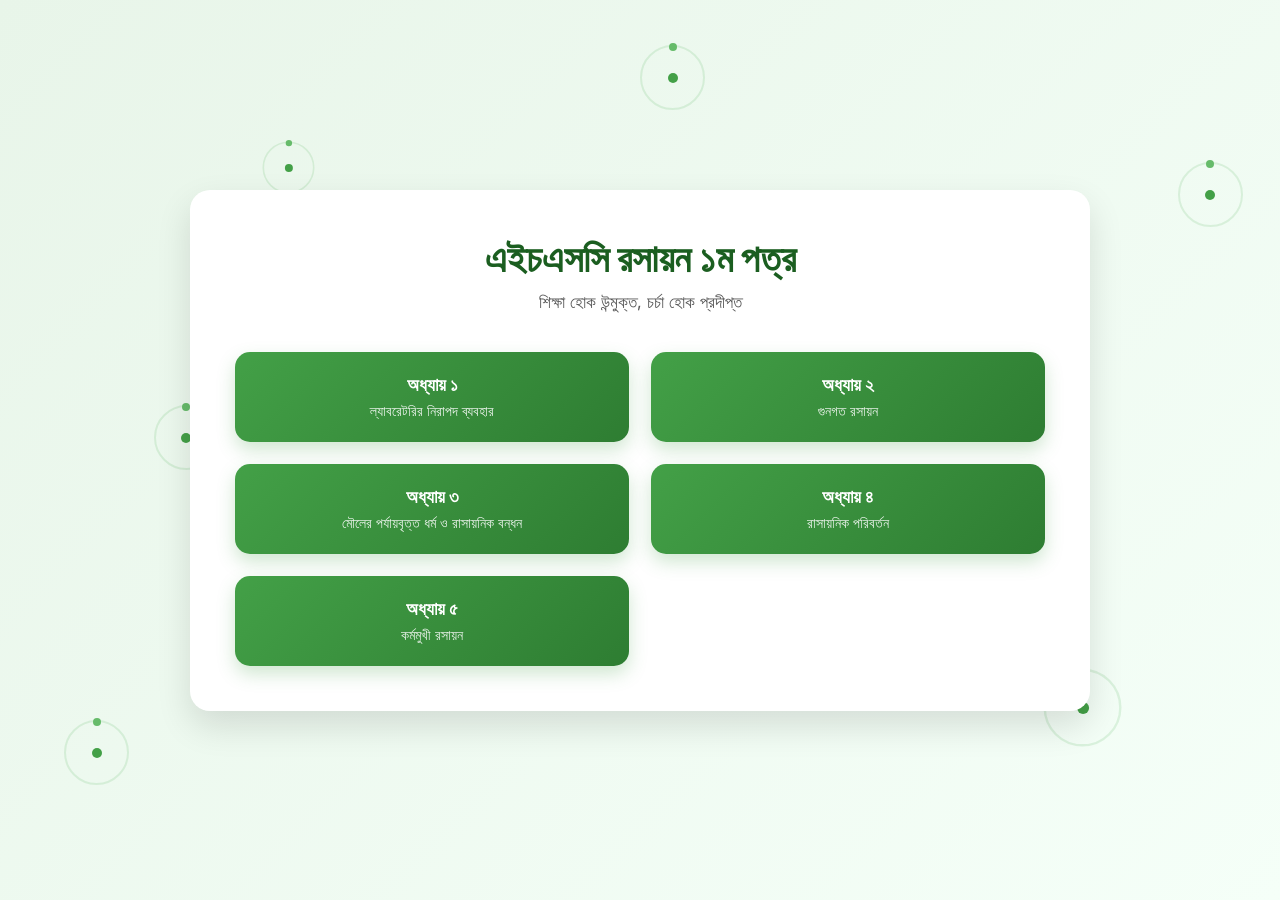
<file: index.html>
<!DOCTYPE html>
<html lang="en">
<head>
<meta charset="UTF-8">
<meta name="viewport" content="width=device-width, initial-scale=1.0">
<title>HSC Chemistry 1st Paper</title>

<link href="https://fonts.googleapis.com/css2?family=Inter:wght@400;500;600;700&display=swap" rel="stylesheet">
<link rel="icon" type="image/png" href="icon.png">


<style>
*{
    margin:0;
    padding:0;
    box-sizing:border-box;
}

body{
    font-family:'Inter',sans-serif;
    background:linear-gradient(135deg,#e8f5e9,#f5fff8);
    min-height:100vh;
    display:flex;
    justify-content:center;
    align-items:center;
    padding:30px;
}

.container{
    width:100%;
    max-width:900px;
    background:white;
    border-radius:20px;
    padding:45px;
    box-shadow:0 15px 35px rgba(0,0,0,.12);
    text-align:center;
}

h1{
    font-size:2.4rem;
    color:#1b5e20;
    margin-bottom:10px;
}

p{
    color:#555;
    margin-bottom:40px;
    font-size:1.05rem;
}

.chapter-grid{
    display:grid;
    grid-template-columns:repeat(auto-fit,minmax(280px,1fr));
    gap:22px;
}

.chapter-btn{
    text-decoration:none;
    background:linear-gradient(135deg,#43a047,#2e7d32);
    color:white;
    padding:22px;
    border-radius:15px;
    font-size:1.1rem;
    font-weight:600;
    transition:.3s;
    box-shadow:0 8px 18px rgba(67,160,71,.25);
}

.chapter-btn:hover{
    transform:translateY(-6px);
    box-shadow:0 15px 28px rgba(67,160,71,.35);
}

.chapter-btn span{
    display:block;
    font-size:.9rem;
    font-weight:400;
    opacity:.9;
    margin-top:6px;
}

/* ===========================
   Animated Chemistry Background
=========================== */

body{
    overflow:hidden;
}

.atoms{
    position:fixed;
    inset:0;
    pointer-events:none;
    overflow:hidden;
    z-index:0;
}

.container{
    position:relative;
    z-index:2;
}

/* Atom */

.atom{
    position:absolute;
    width:65px;
    height:65px;
    border:2px solid rgba(76,175,80,.15);
    border-radius:50%;
    animation:
        float linear infinite,
        spin 8s linear infinite;
}

/* nucleus */

.atom::before{
    content:"";
    position:absolute;
    width:10px;
    height:10px;
    background:#43a047;
    border-radius:50%;
    left:50%;
    top:50%;
    transform:translate(-50%,-50%);
}

/* electron */

.atom::after{
    content:"";
    position:absolute;
    width:8px;
    height:8px;
    background:#66bb6a;
    border-radius:50%;
    top:-4px;
    left:50%;
    transform:translateX(-50%);
}

/* Different positions */

.atom:nth-child(1){
    left:5%;
    top:80%;
    animation-duration:24s,8s;
}

.atom:nth-child(2){
    left:20%;
    top:15%;
    animation-duration:28s,10s;
    transform:scale(.8);
}

.atom:nth-child(3){
    left:40%;
    top:70%;
    animation-duration:32s,9s;
}

.atom:nth-child(4){
    left:65%;
    top:25%;
    animation-duration:26s,7s;
}

.atom:nth-child(5){
    left:82%;
    top:75%;
    animation-duration:30s,11s;
    transform:scale(1.2);
}

.atom:nth-child(6){
    left:92%;
    top:18%;
    animation-duration:34s,9s;
}

.atom:nth-child(7){
    left:50%;
    top:5%;
    animation-duration:27s,8s;
}

.atom:nth-child(8){
    left:12%;
    top:45%;
    animation-duration:29s,10s;
}

/* Animations */

@keyframes spin{
    from{
        rotate:0deg;
    }
    to{
        rotate:360deg;
    }
}

@keyframes float{
    0%{
        transform:translateY(0px);
    }
    50%{
        transform:translateY(-90px);
    }
    100%{
        transform:translateY(0px);
    }
}

@media(max-width:600px){
    .container{
        padding:30px 20px;
    }

    h1{
        font-size:2rem;
    }

    .chapter-btn{
        padding:18px;
    }
}
</style>

</head>
<body>

    <div class="atoms">
    <span class="atom"></span>
    <span class="atom"></span>
    <span class="atom"></span>
    <span class="atom"></span>
    <span class="atom"></span>
    <span class="atom"></span>
    <span class="atom"></span>
    <span class="atom"></span>
</div>

<div class="container">

    <h1>এইচএসসি রসায়ন ১ম পত্র</h1>

    <p>শিক্ষা হোক উন্মুক্ত, চর্চা হোক প্রদীপ্ত</p>

    <div class="chapter-grid">

        <a href="Safe Use of Laboratory/index.html" class="chapter-btn">
            অধ্যায় ১
            <span>ল্যাবরেটরির নিরাপদ ব্যবহার</span>
        </a>

        <a href="Qualitative Chemistry/index.html" class="chapter-btn">
            অধ্যায় ২
            <span>গুনগত রসায়ন</span>
        </a>

        <a href="Periodic Properties of Elements and Chemical Bonding/index.html" class="chapter-btn">
            অধ্যায় ৩
            <span>মৌলের পর্যায়বৃত্ত ধর্ম ও রাসায়নিক বন্ধন</span>
        </a>

        <a href="Chemical Changes/index.html" class="chapter-btn">
            অধ্যায় ৪
            <span>রাসায়নিক পরিবর্তন</span>
        </a>

        <a href="Application Oriented Chemistry/index.html" class="chapter-btn">
            অধ্যায় ৫
            <span>কর্মমুখী রসায়ন</span>
        </a>

    </div>

</div>

</body>
</html>
</file>
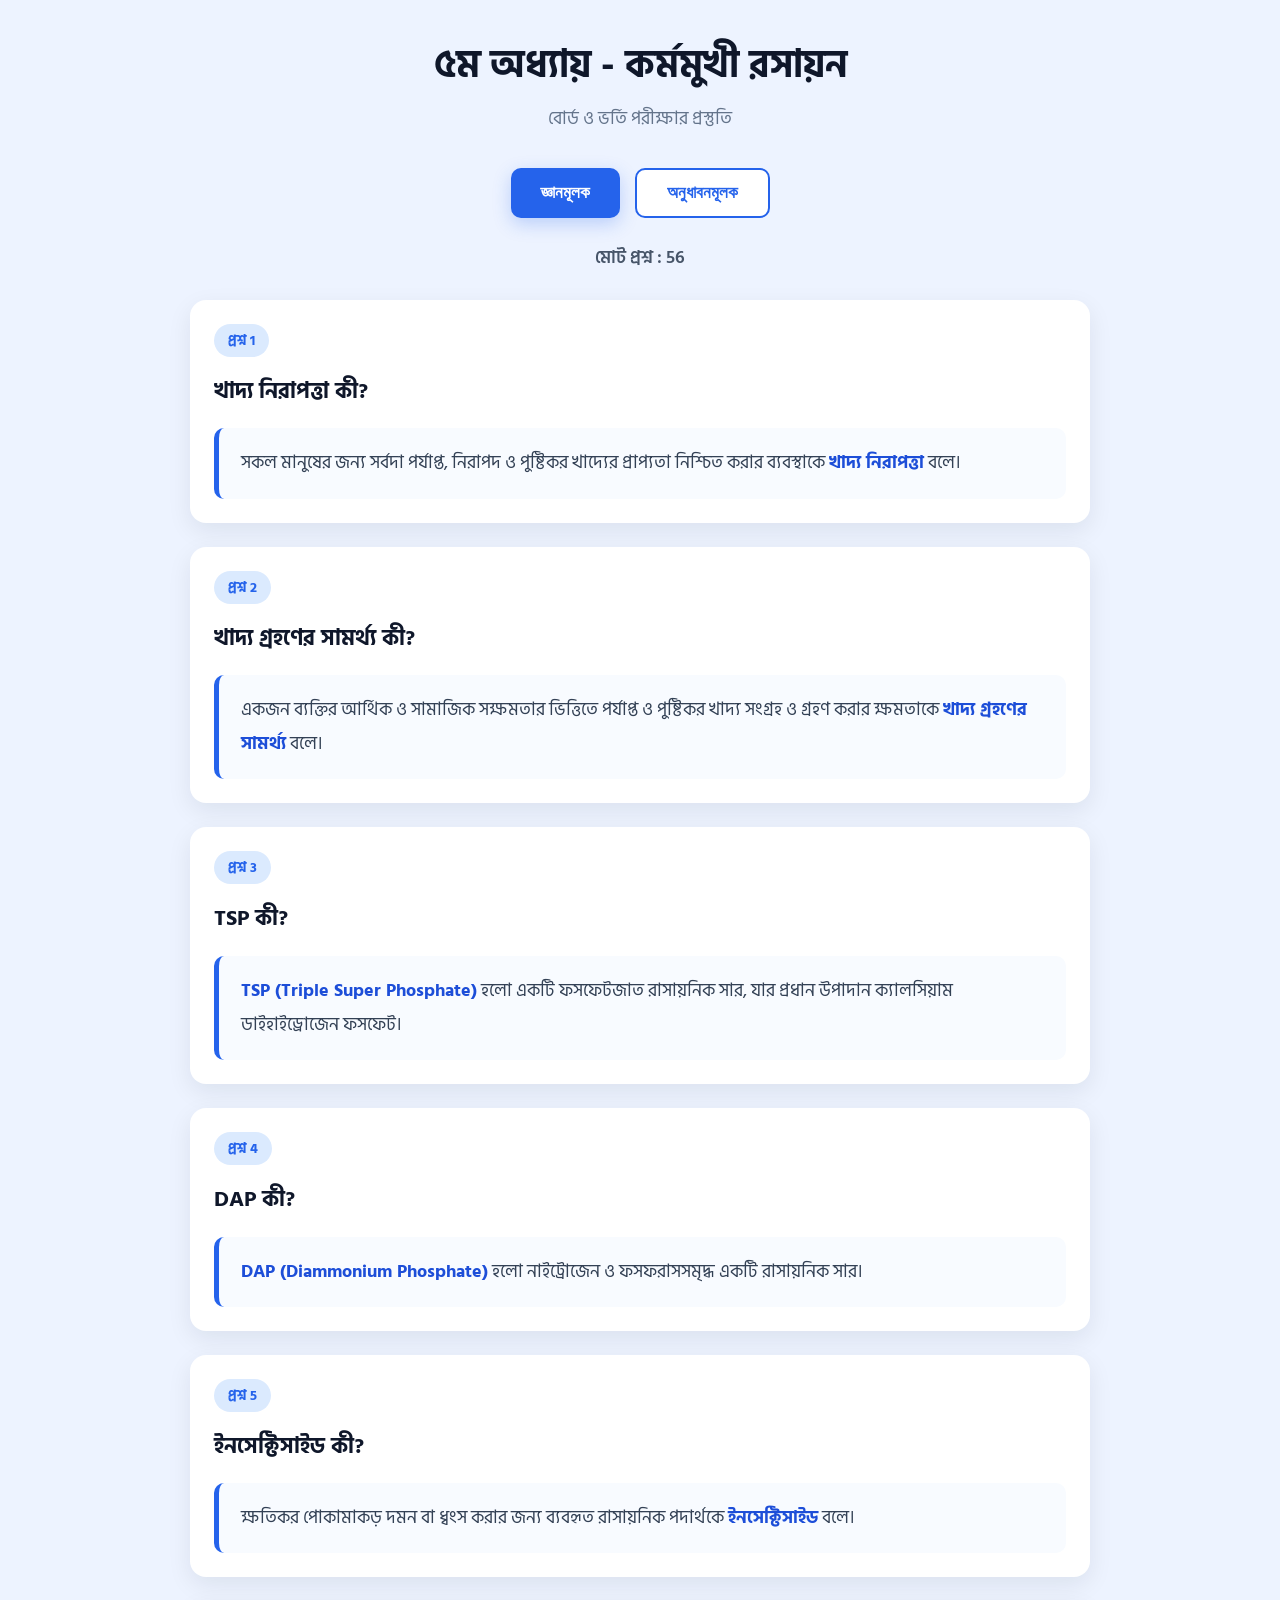
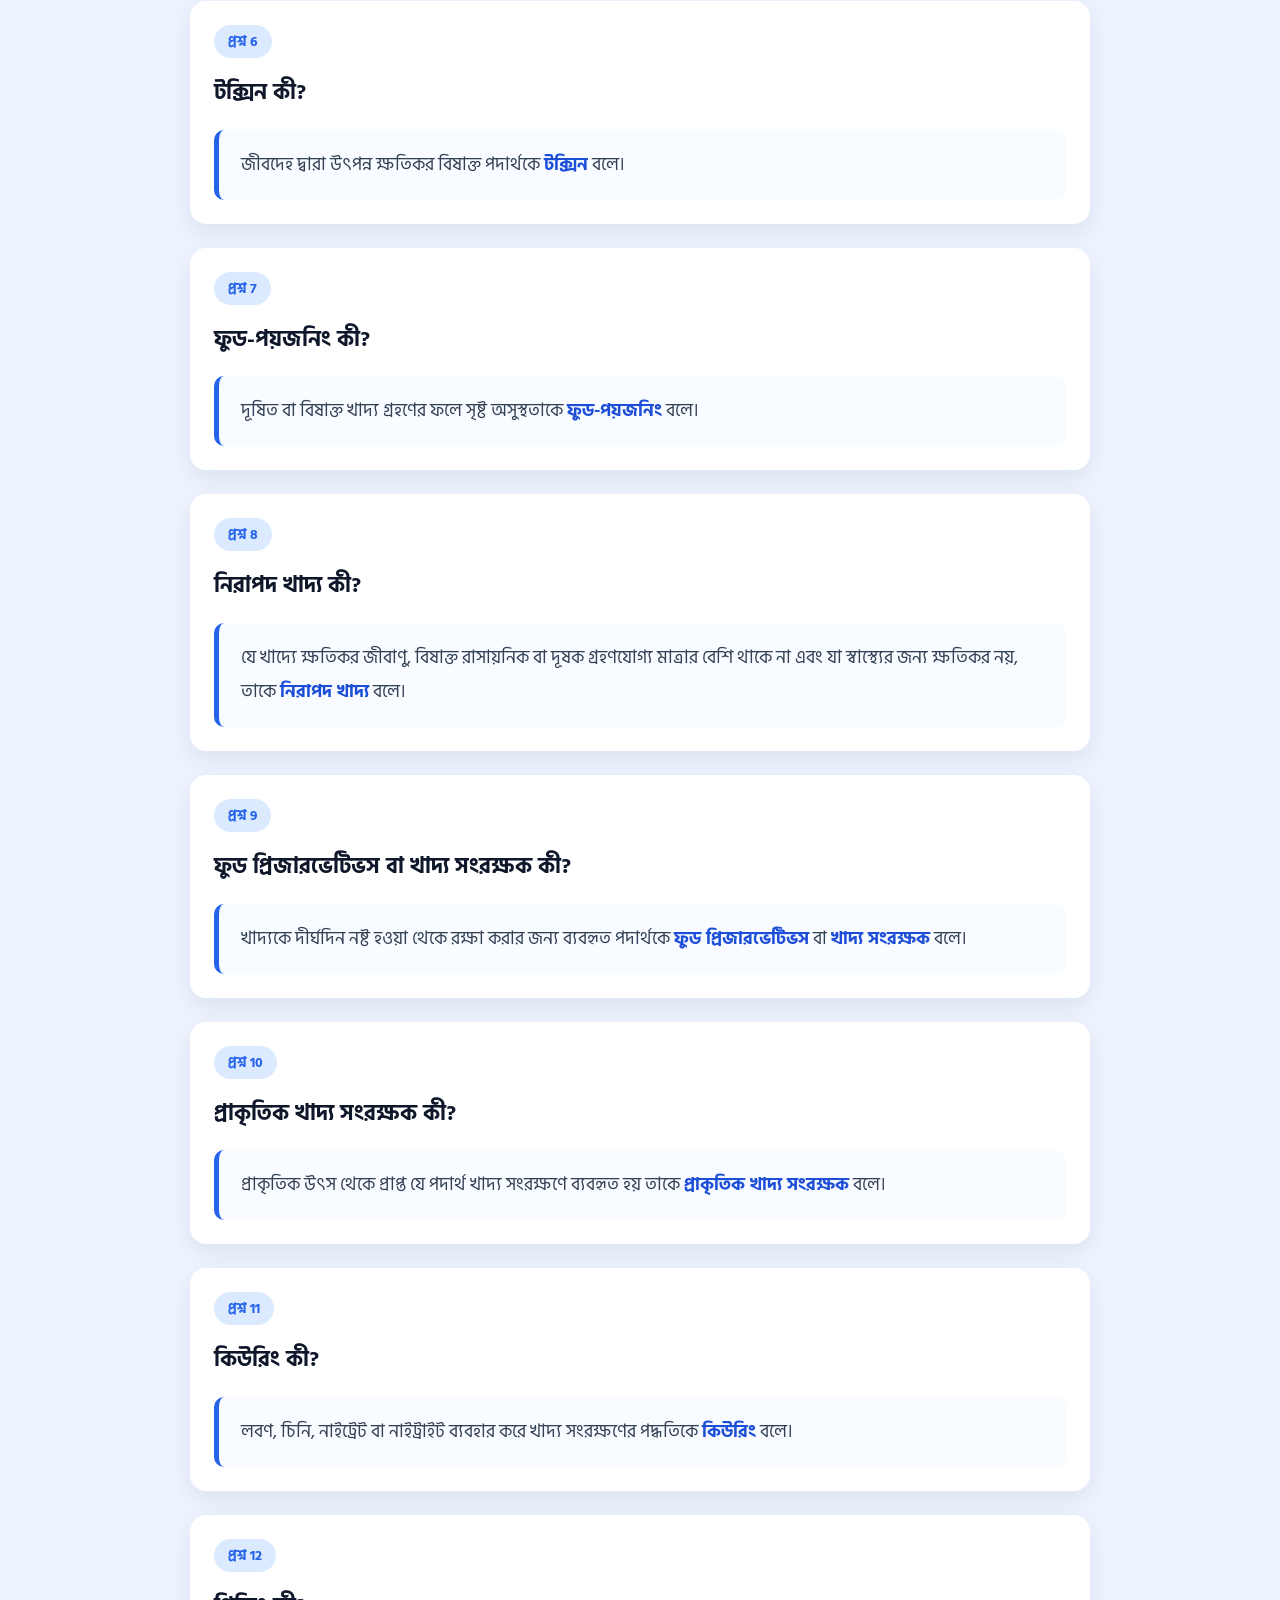
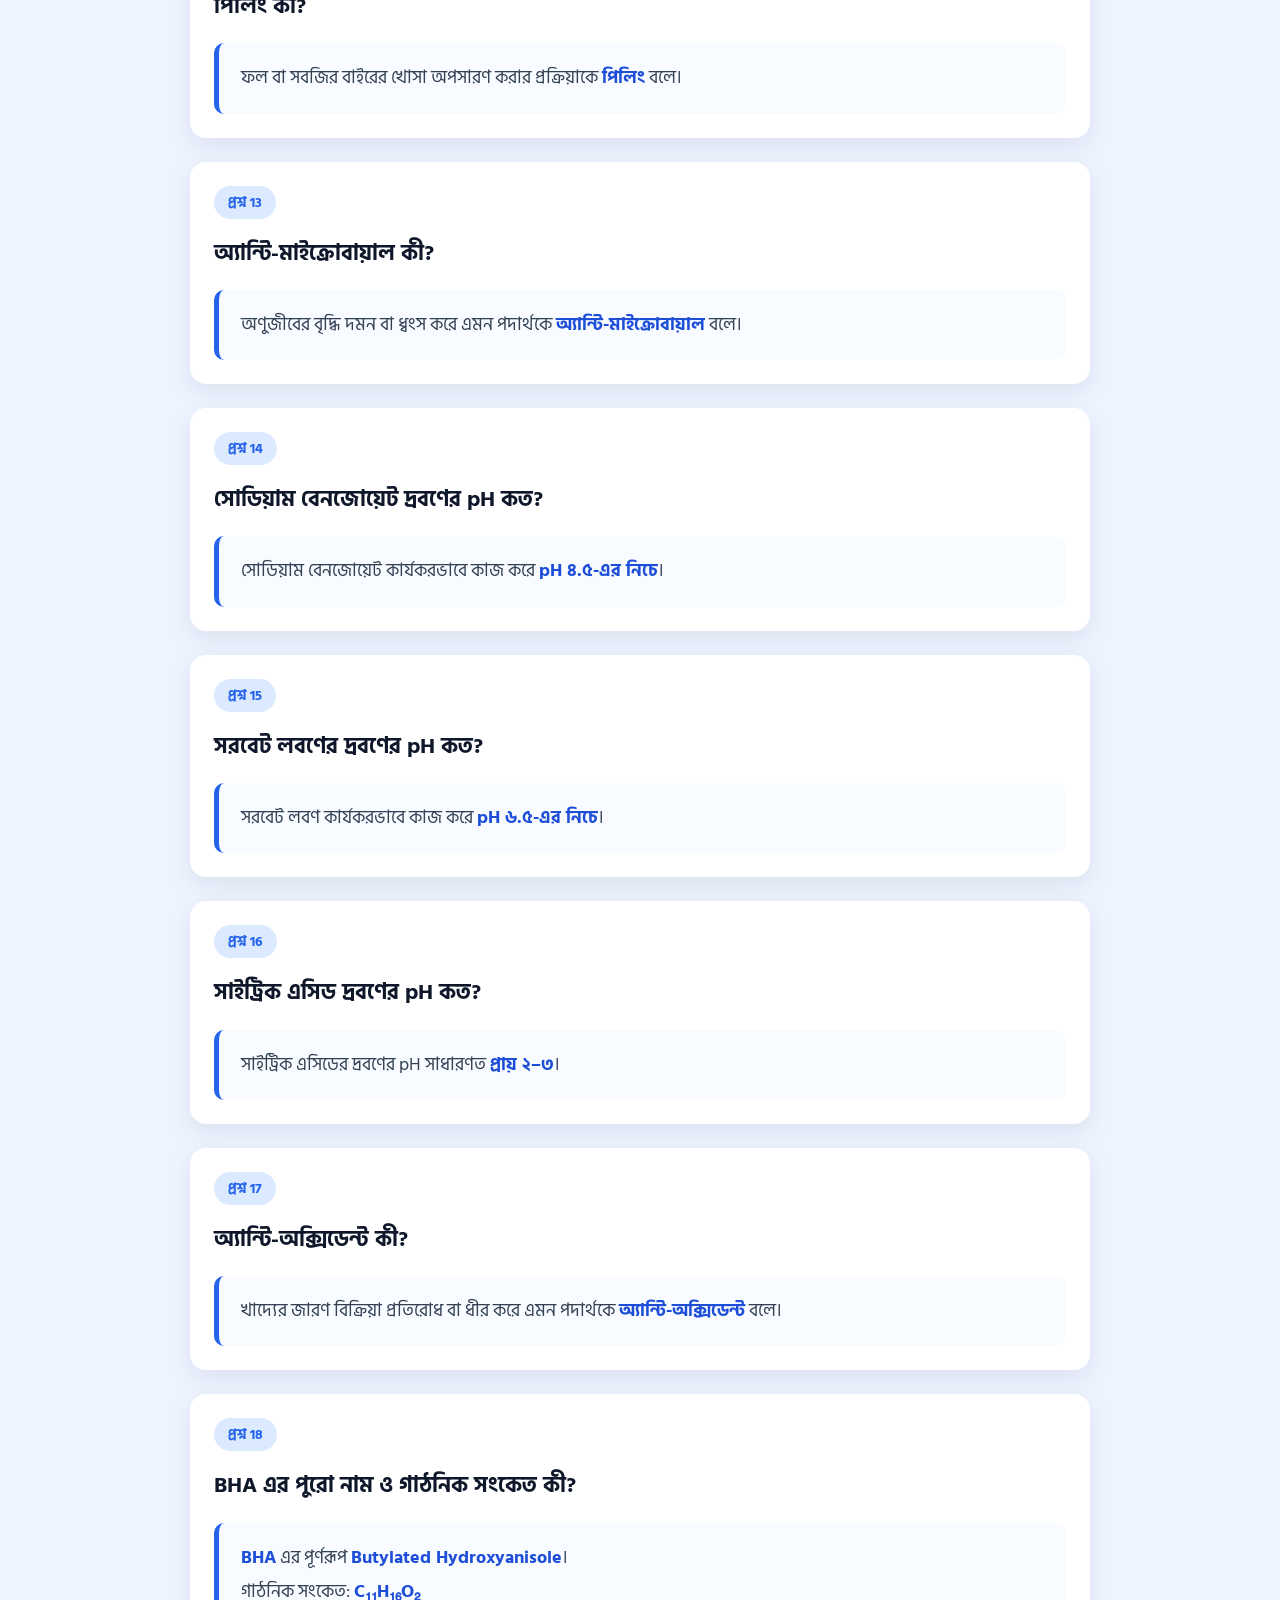
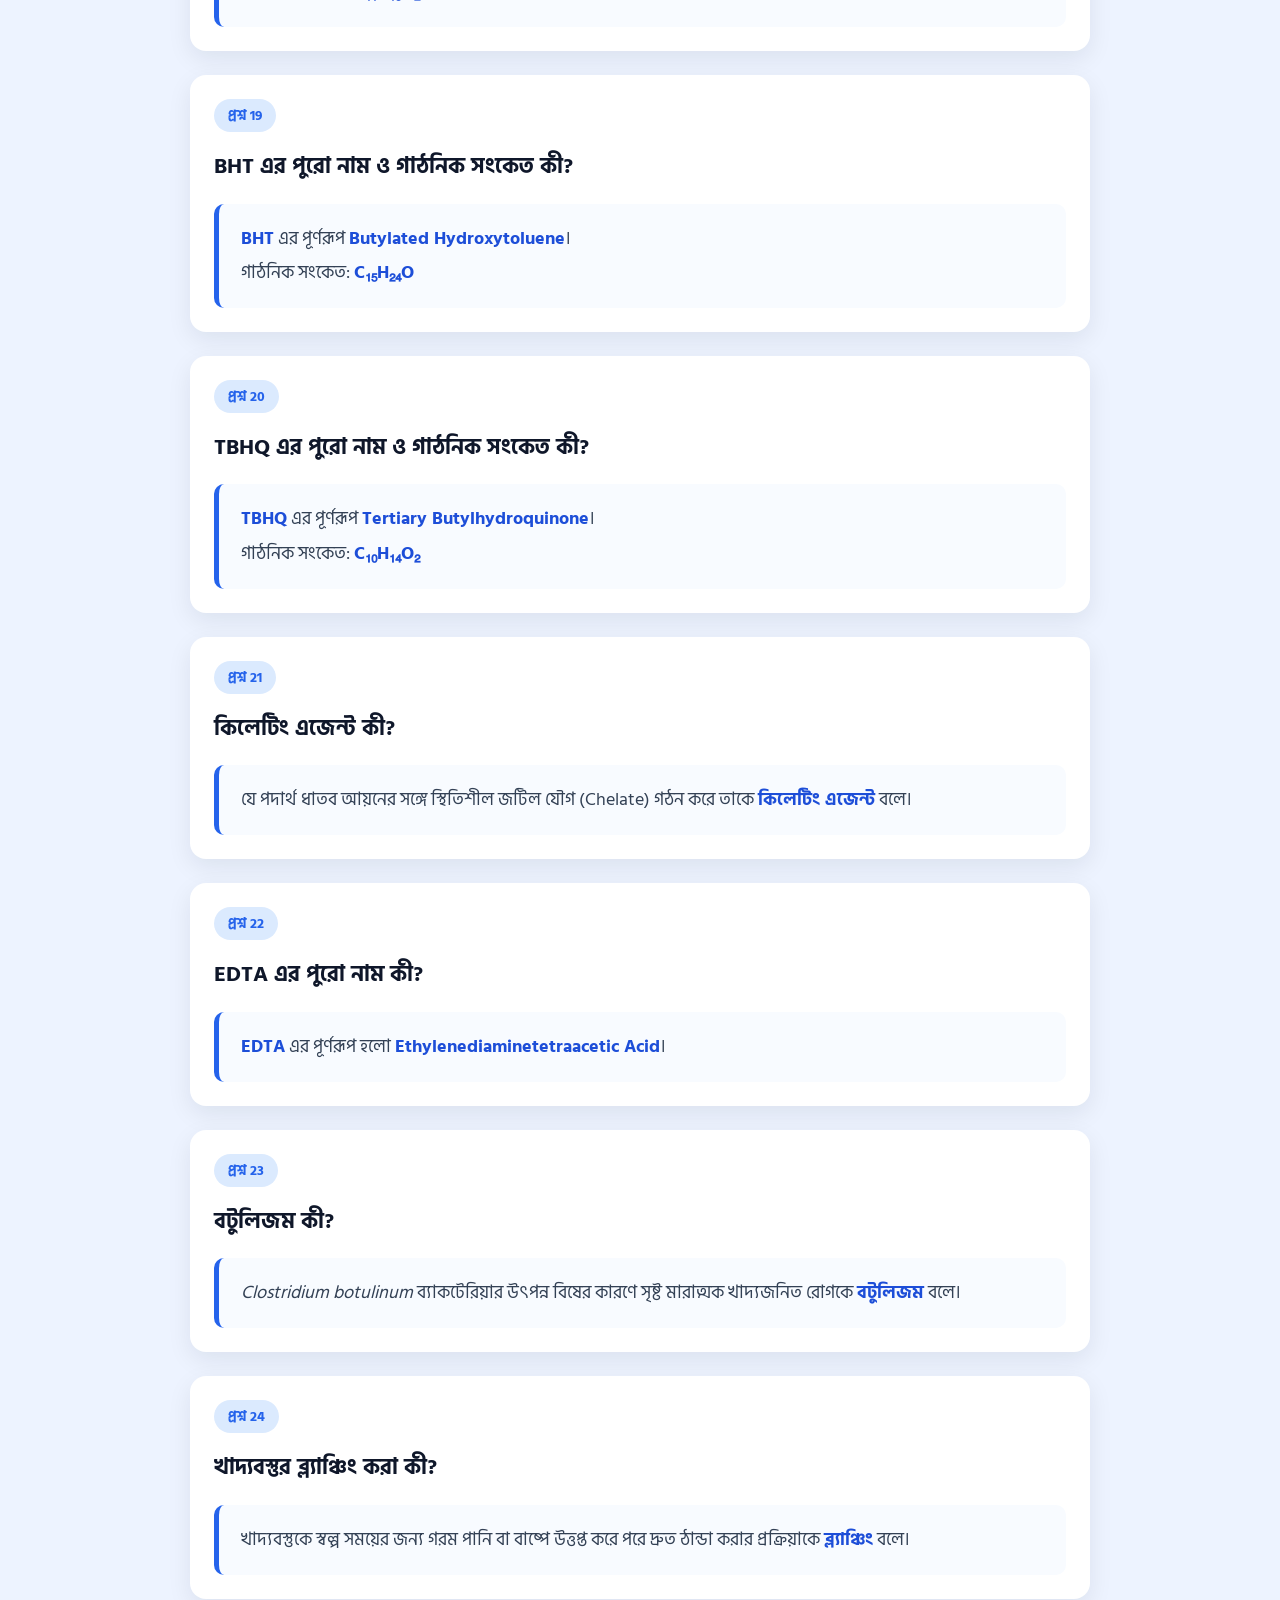
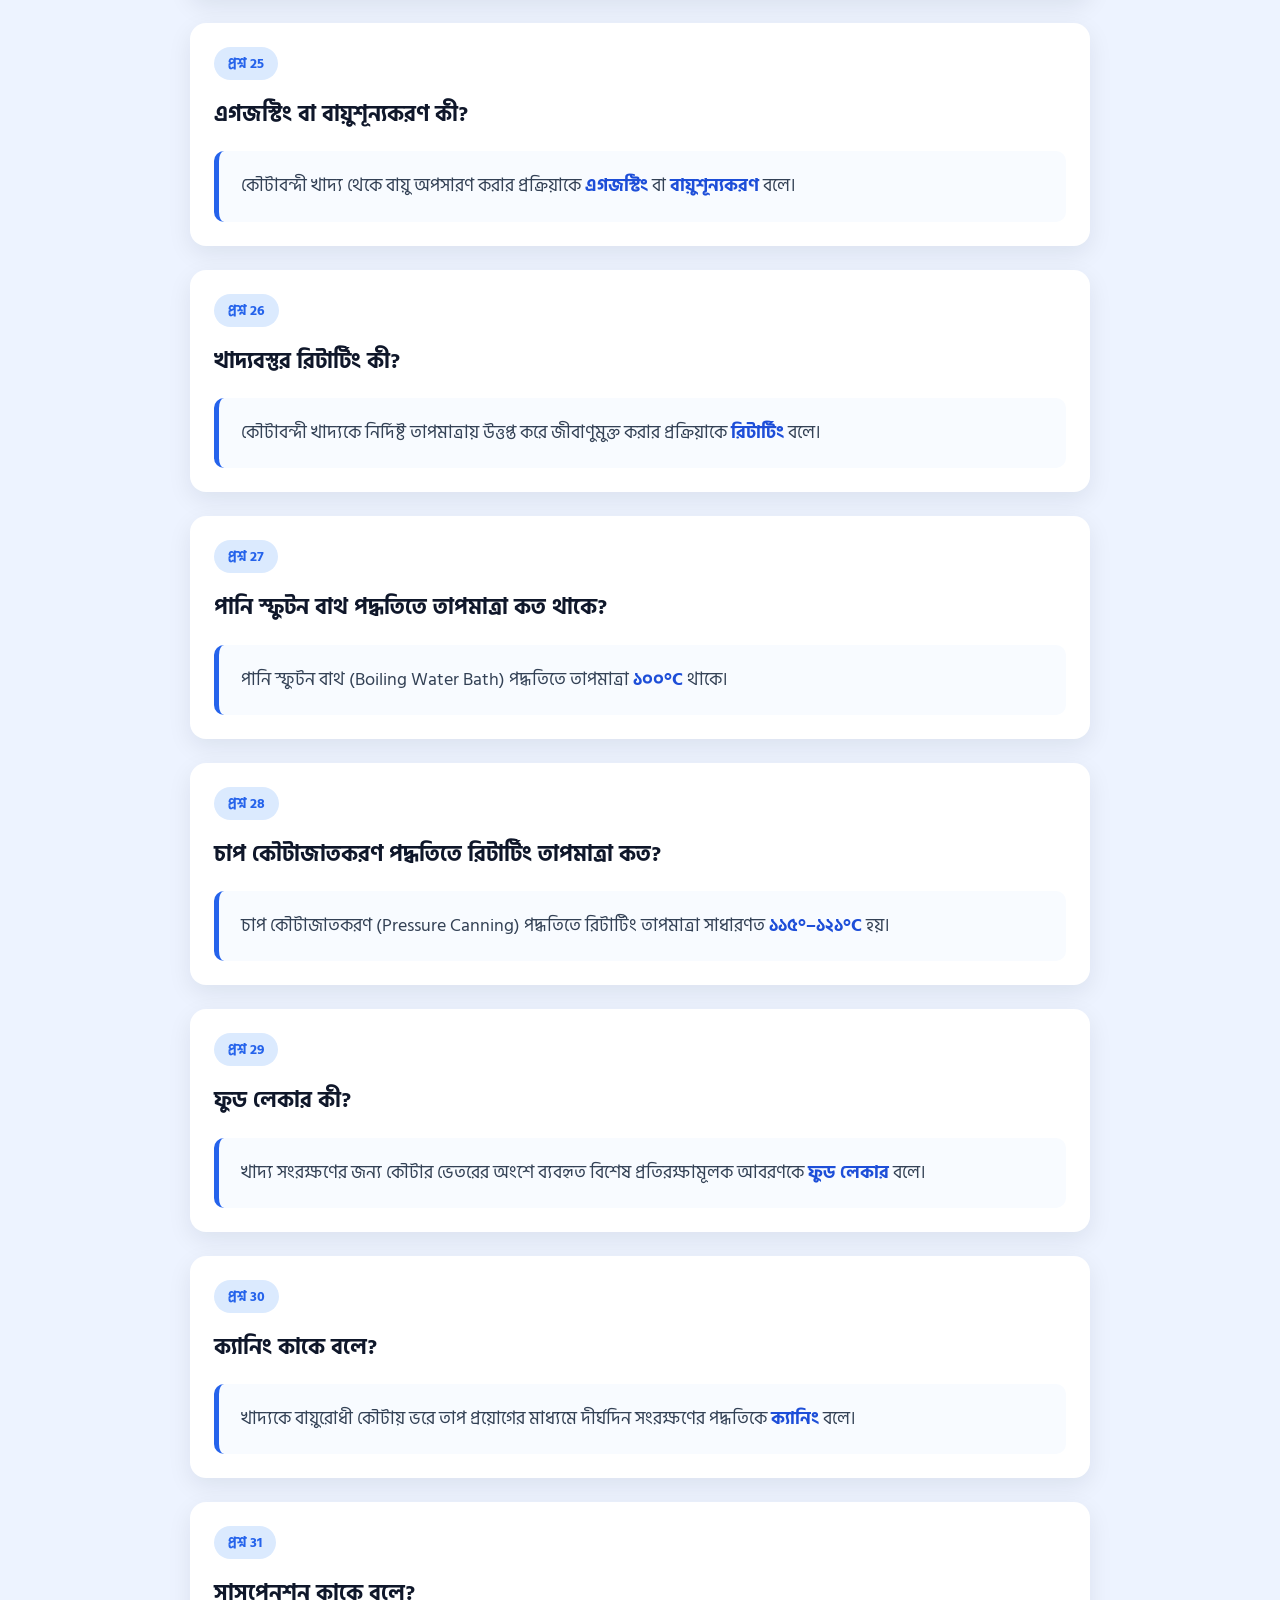
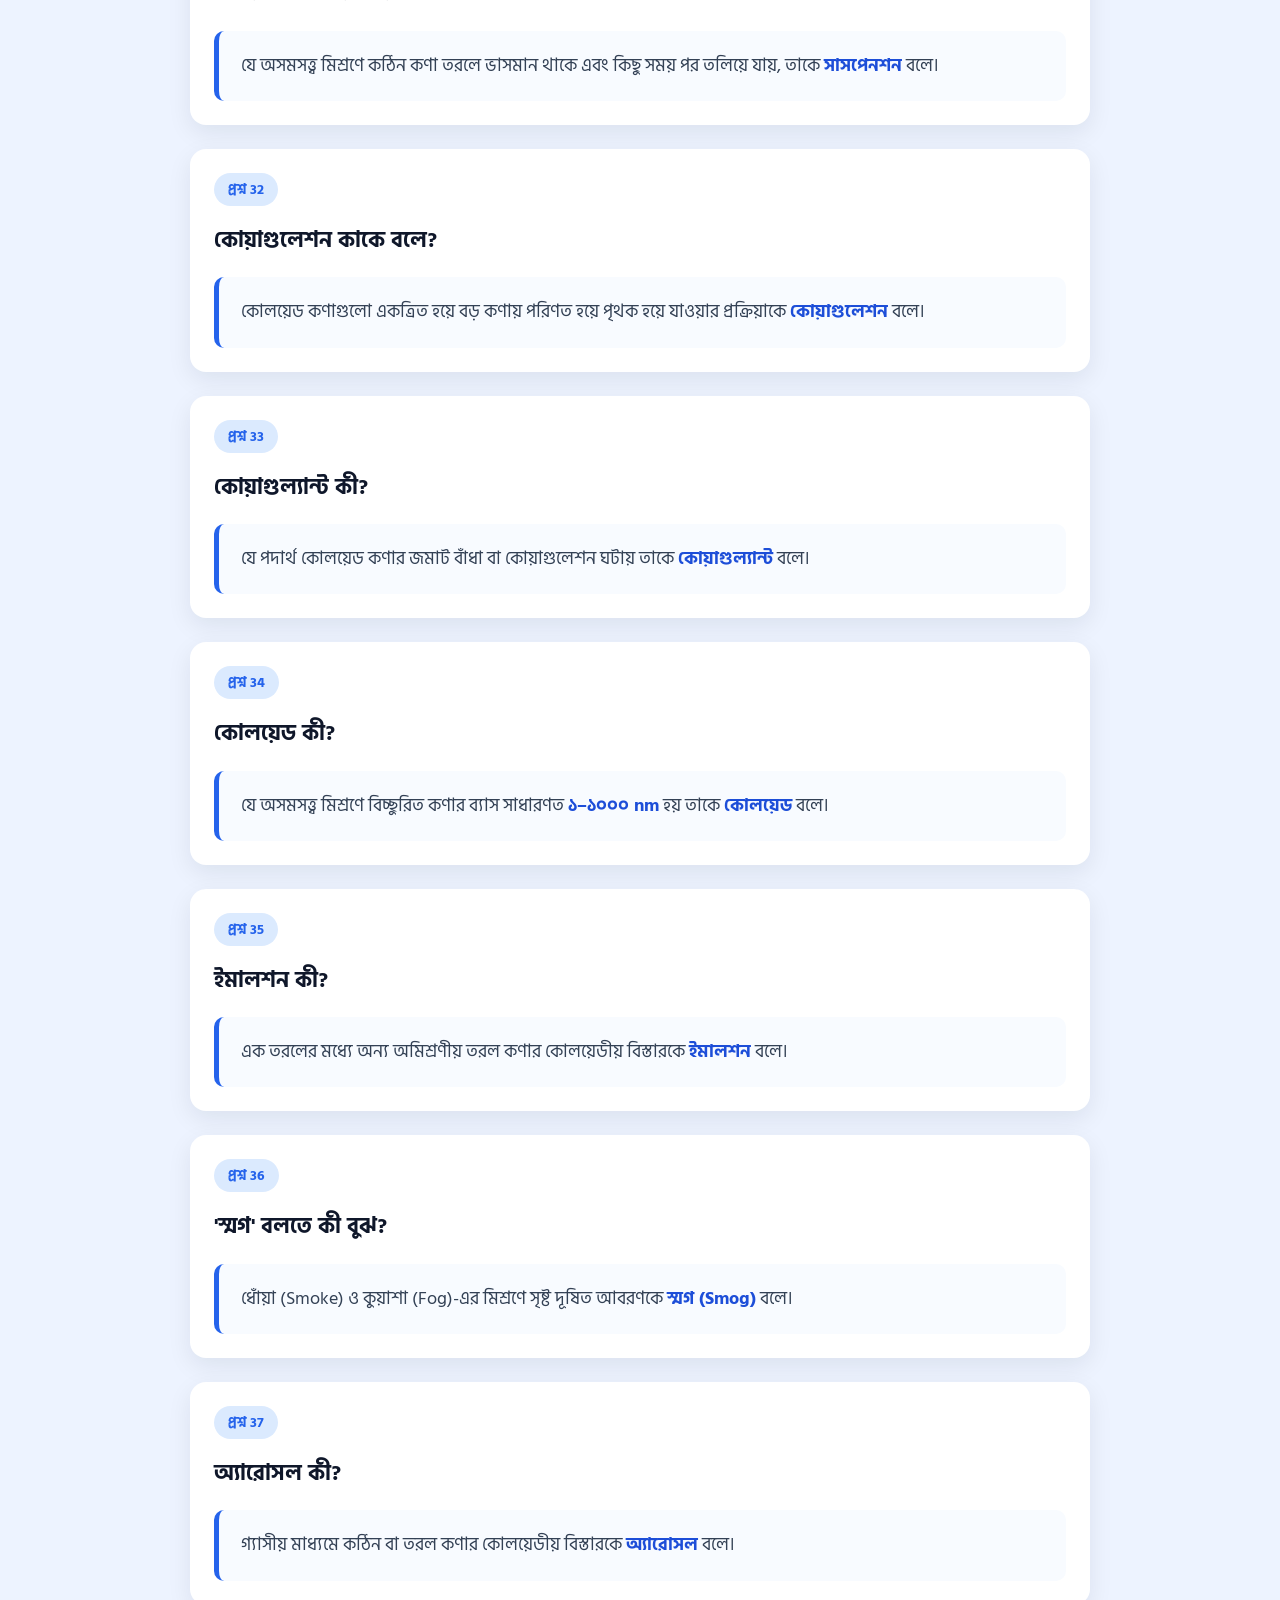
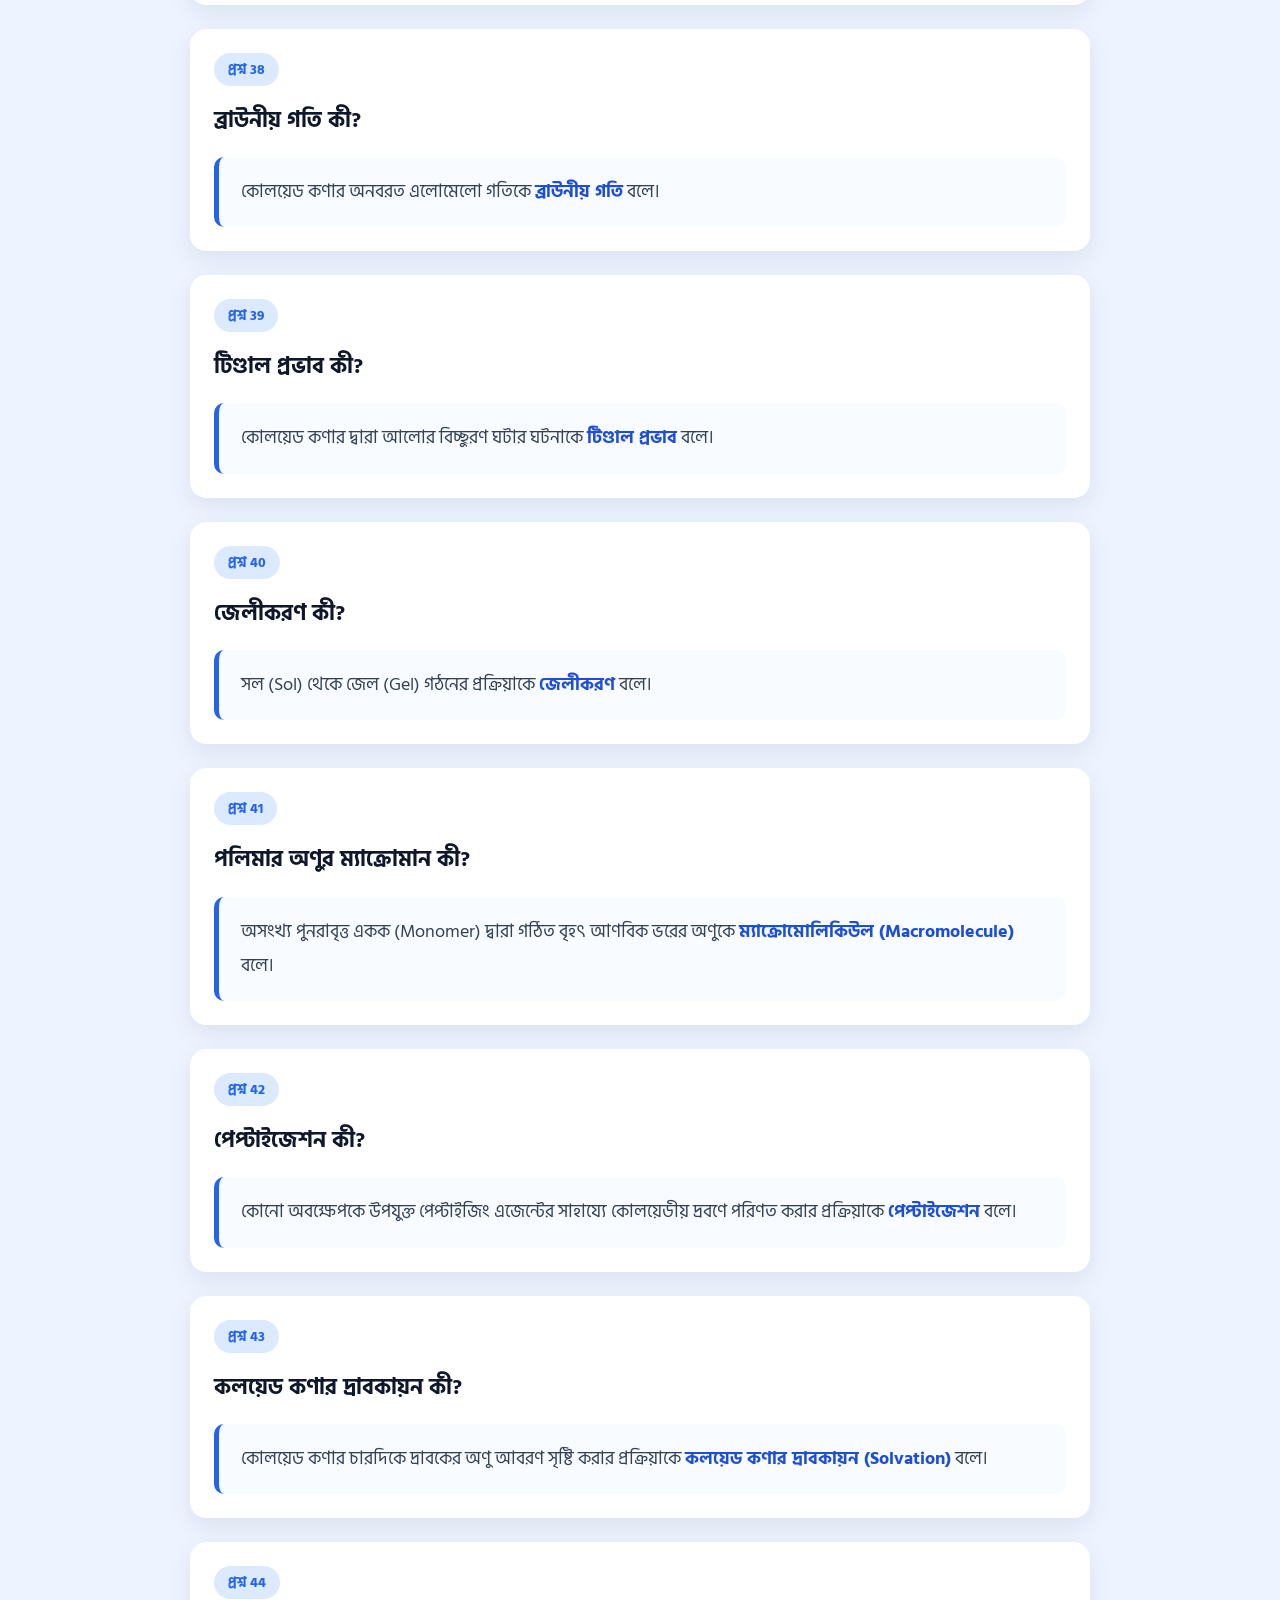
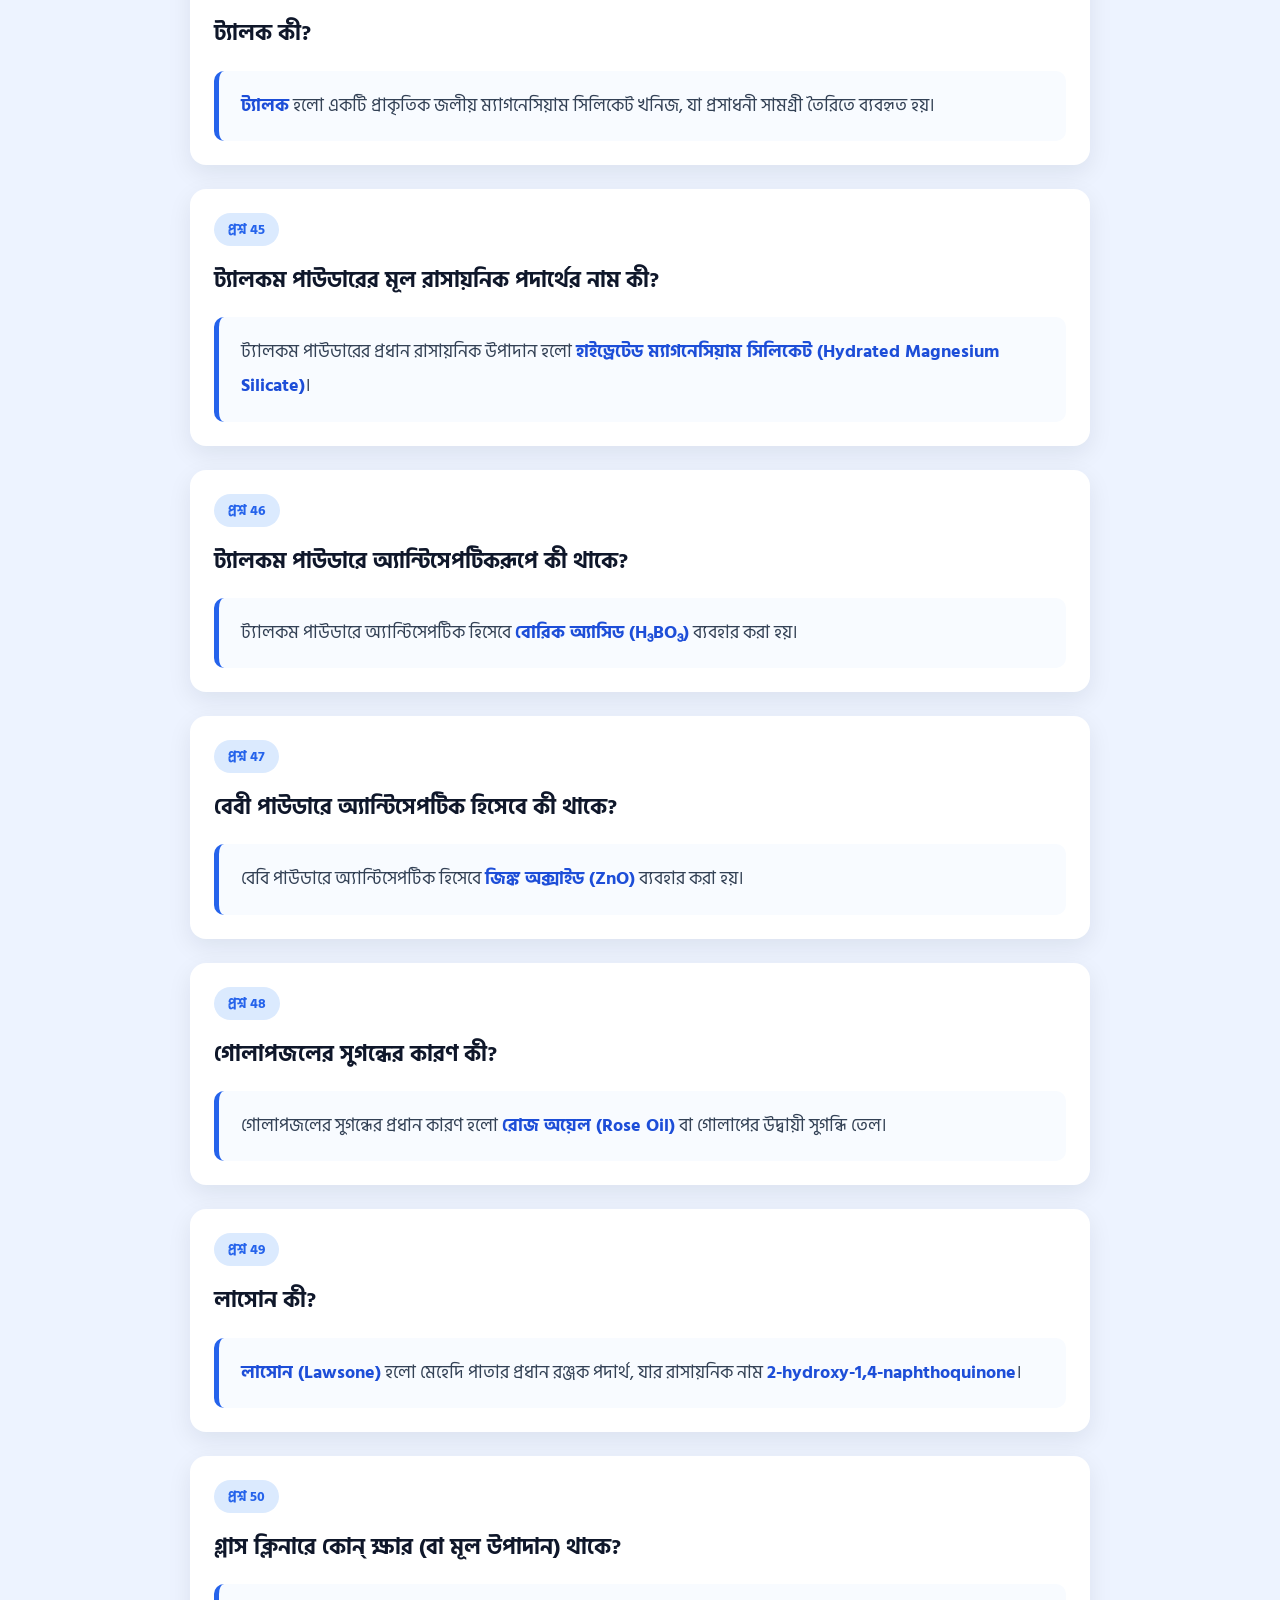
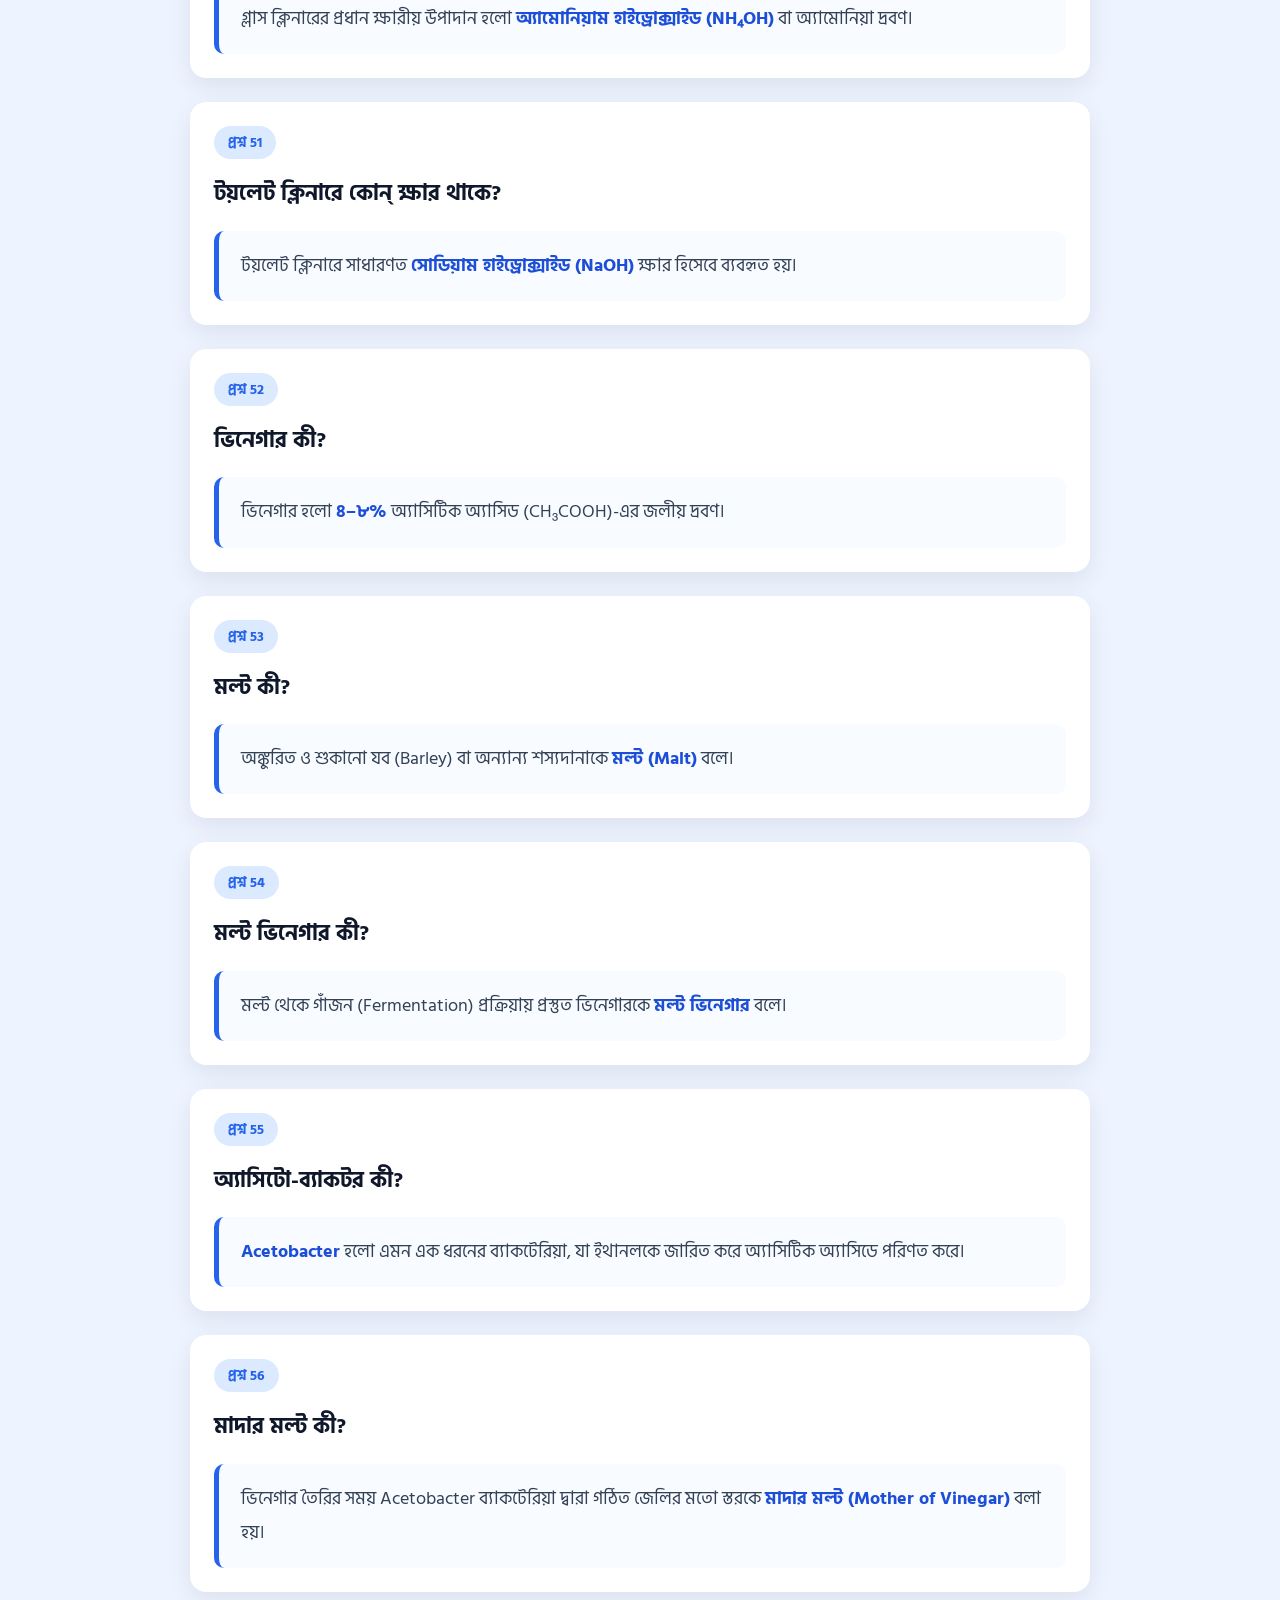
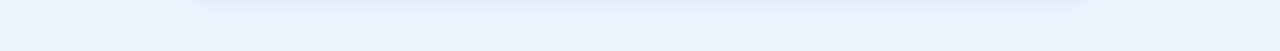
<file: Application Oriented Chemistry/index.html>
<!DOCTYPE html>
<html lang="bn">

<head>

<meta charset="UTF-8">

<meta name="viewport"
content="width=device-width, initial-scale=1.0">

<title>৫ম অধ্যায় - কর্মমুখী রসায়ন</title>

<link rel="icon" type="image/png" href="/icon.png">

<link rel="preconnect"
href="https://fonts.googleapis.com">

<link rel="preconnect"
href="https://fonts.gstatic.com"
crossorigin>

<link href="https://fonts.googleapis.com/css2?family=Hind+Siliguri:wght@400;500;600;700&display=swap"
rel="stylesheet">

<link rel="stylesheet"
href="style.css">

</head>

<body>

<div class="container">

<header>

<h1>৫ম অধ্যায় - কর্মমুখী রসায়ন</h1>

<p>বোর্ড ও ভর্তি পরীক্ষার প্রস্তুতি</p>

</header>

<div class="filterArea">

<button
id="knowledgeBtn"
class="filterBtn active">

জ্ঞানমূলক

</button>

<button
id="understandingBtn"
class="filterBtn">

অনুধাবনমূলক

</button>

</div>

<div id="stats">

<span id="questionCount">
0 Questions
</span>

</div>

<div id="questionContainer"></div>

</div>

<script src="questions.js"></script>

<script src="script.js"></script>

</body>

</html>
</file>
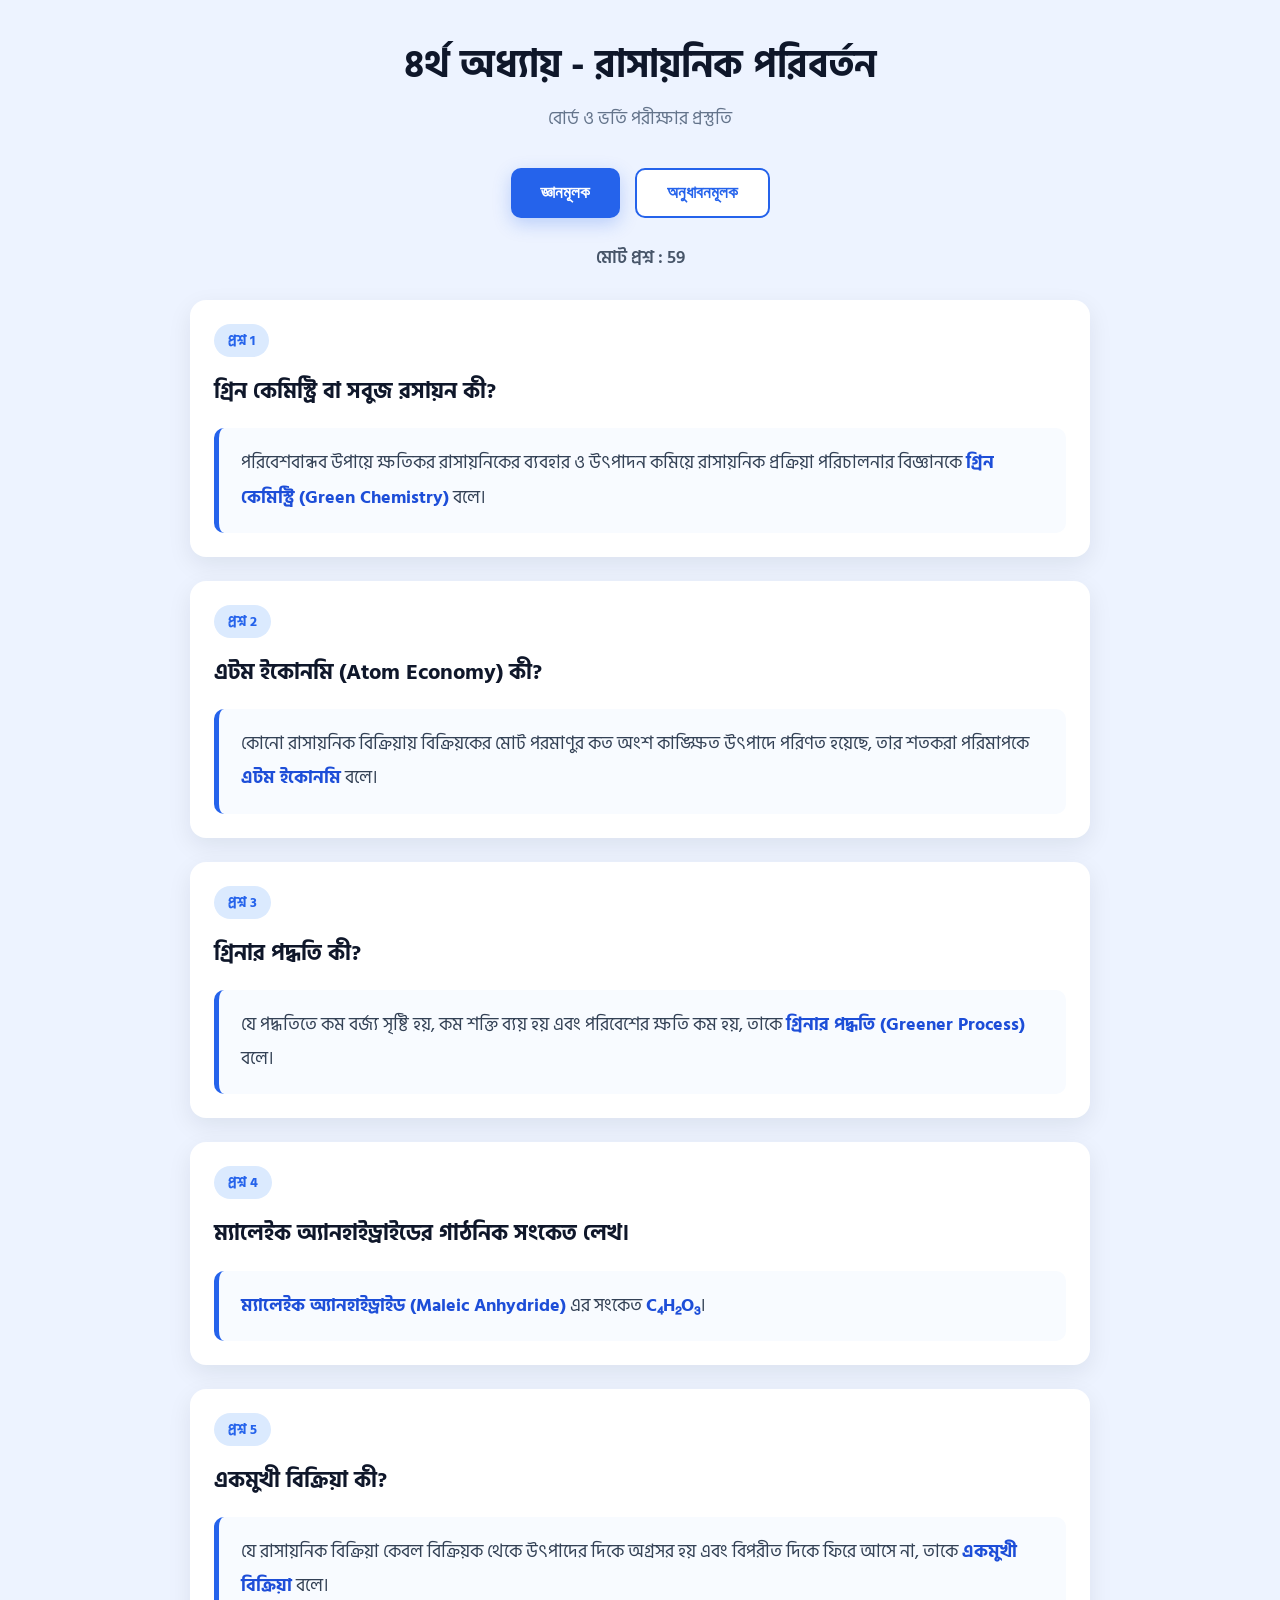
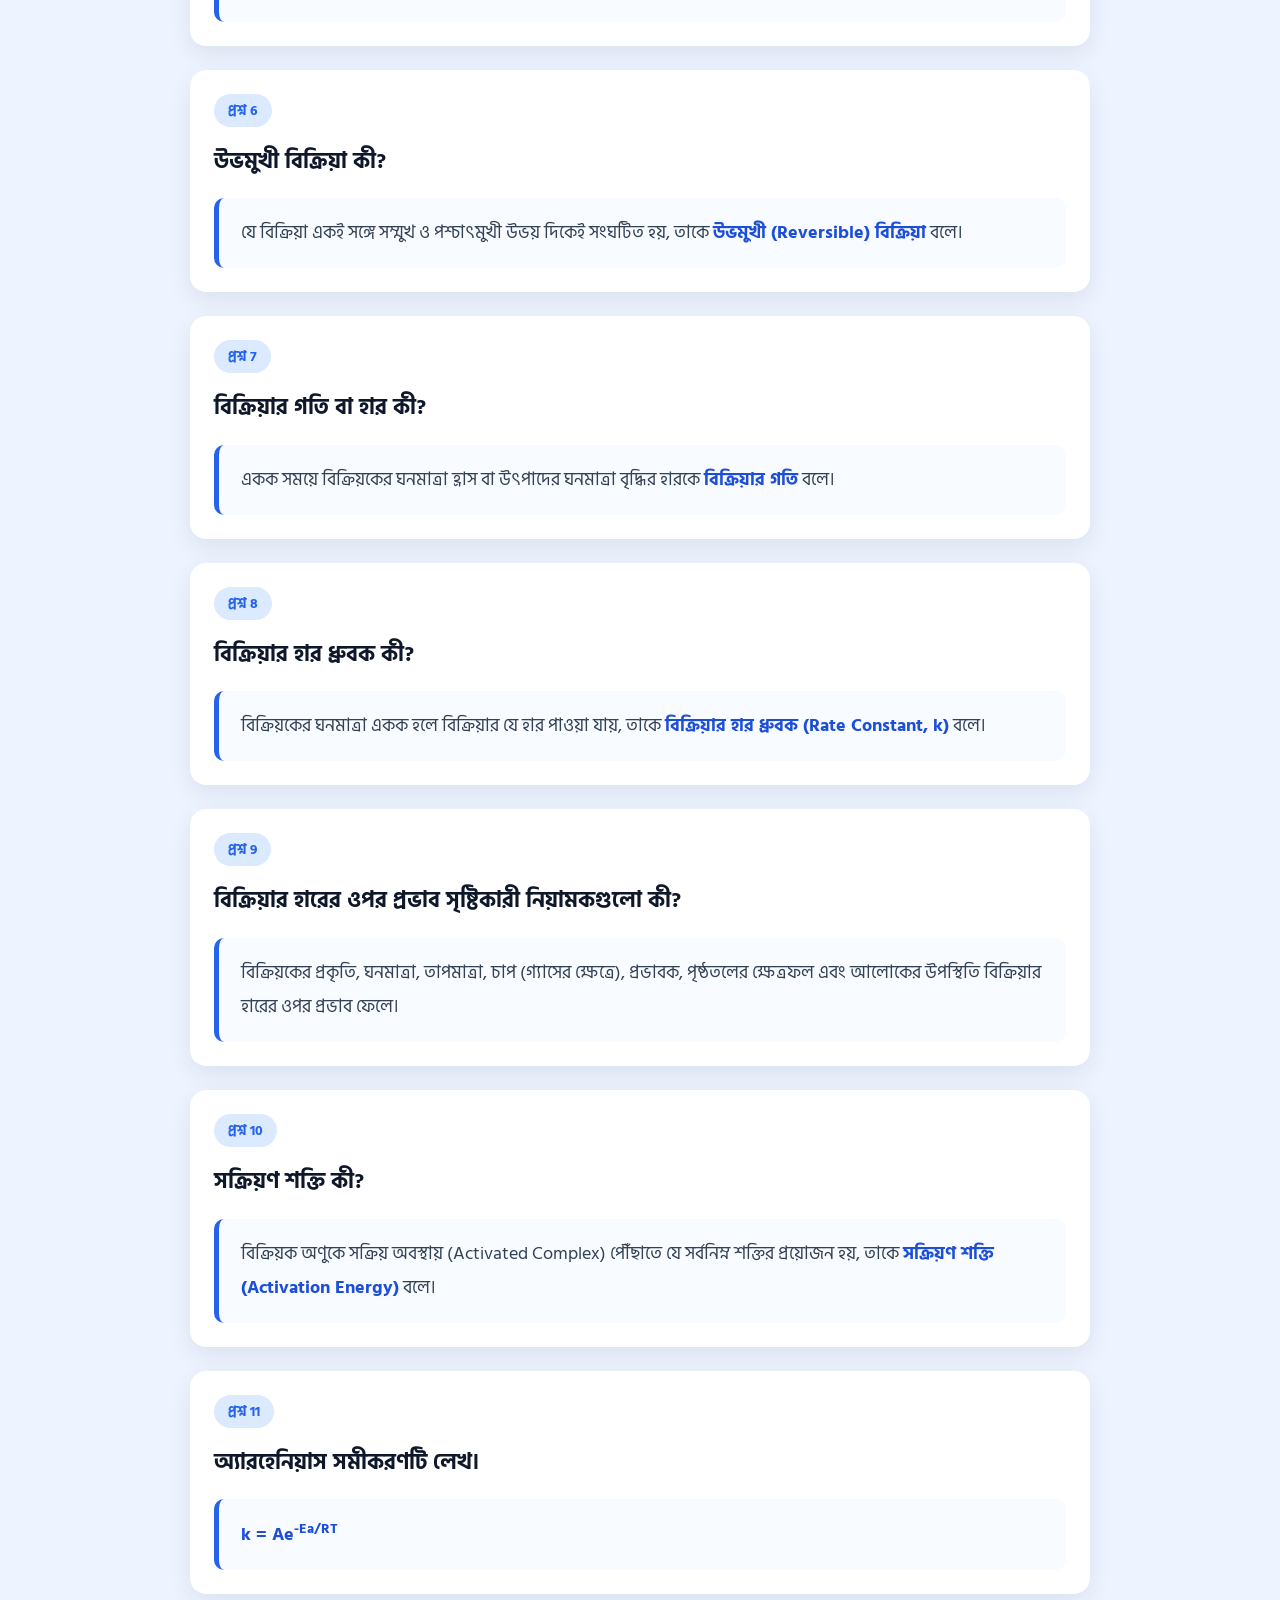
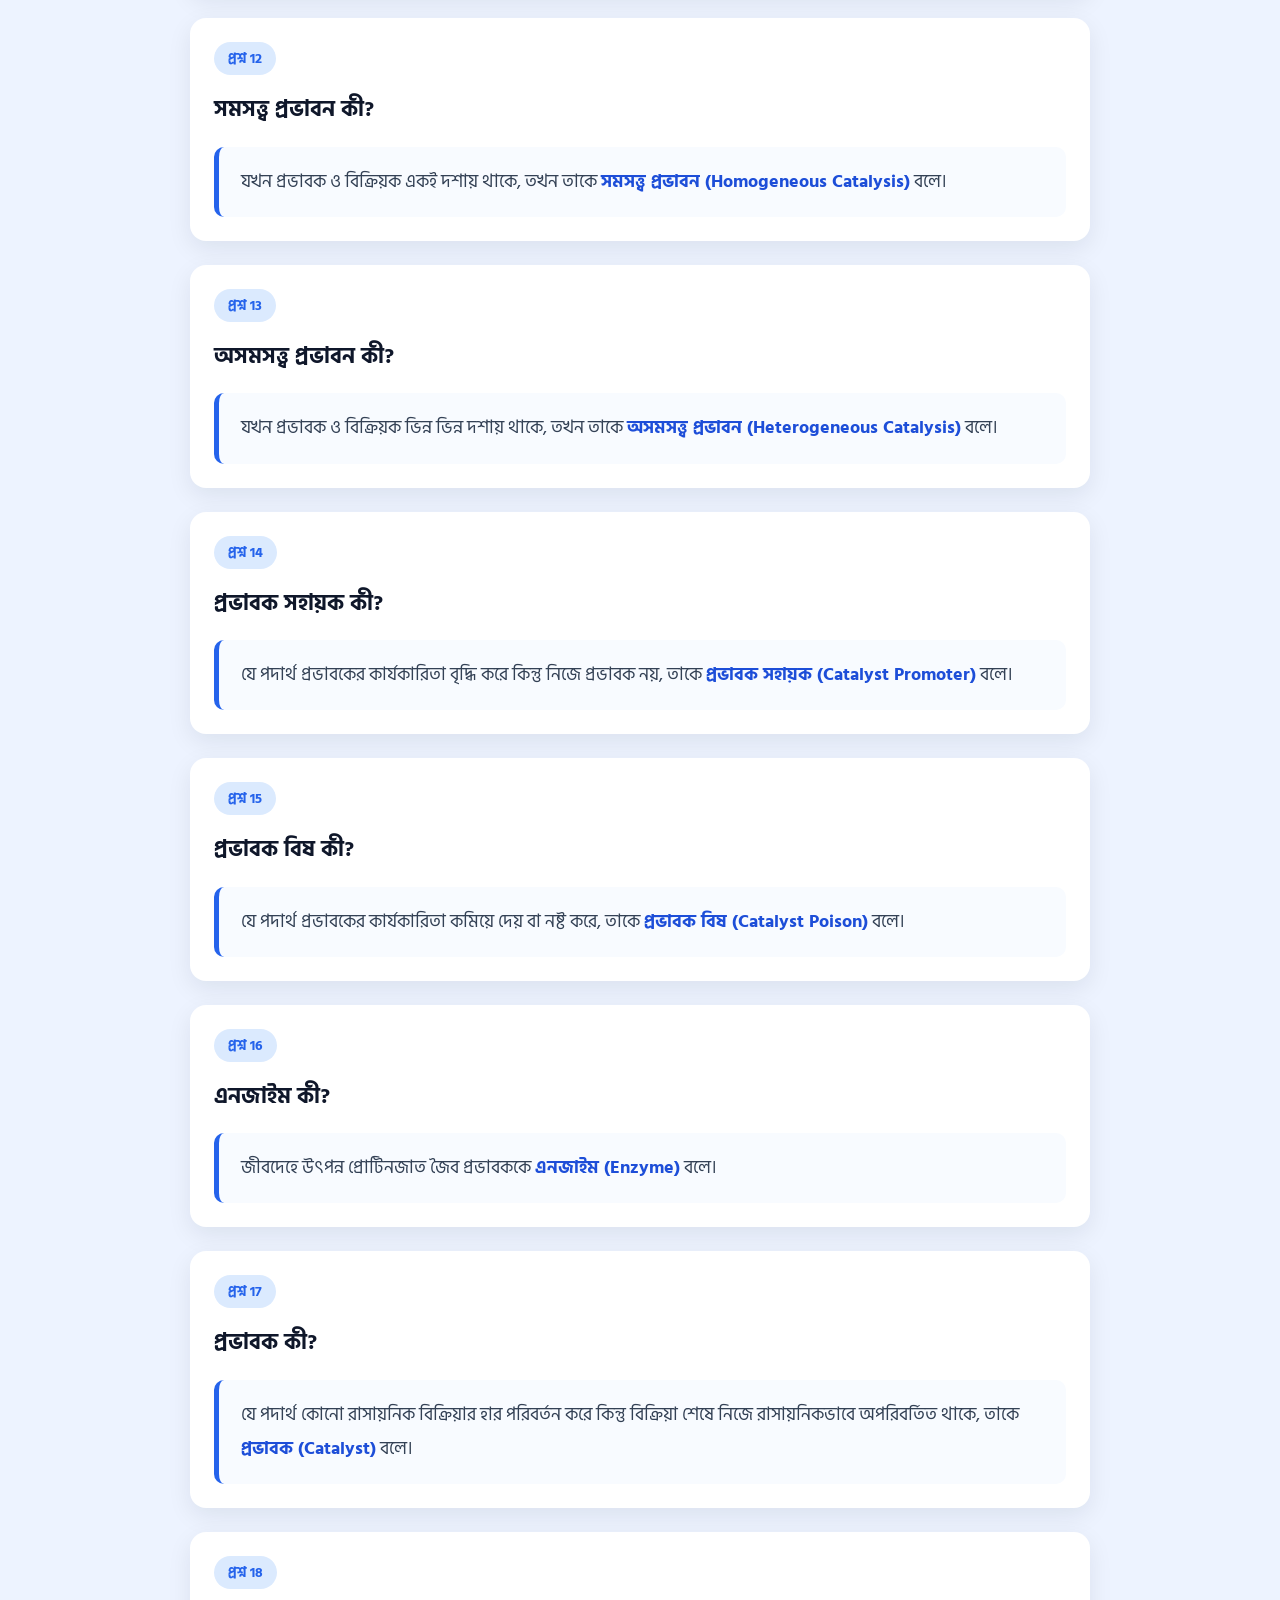
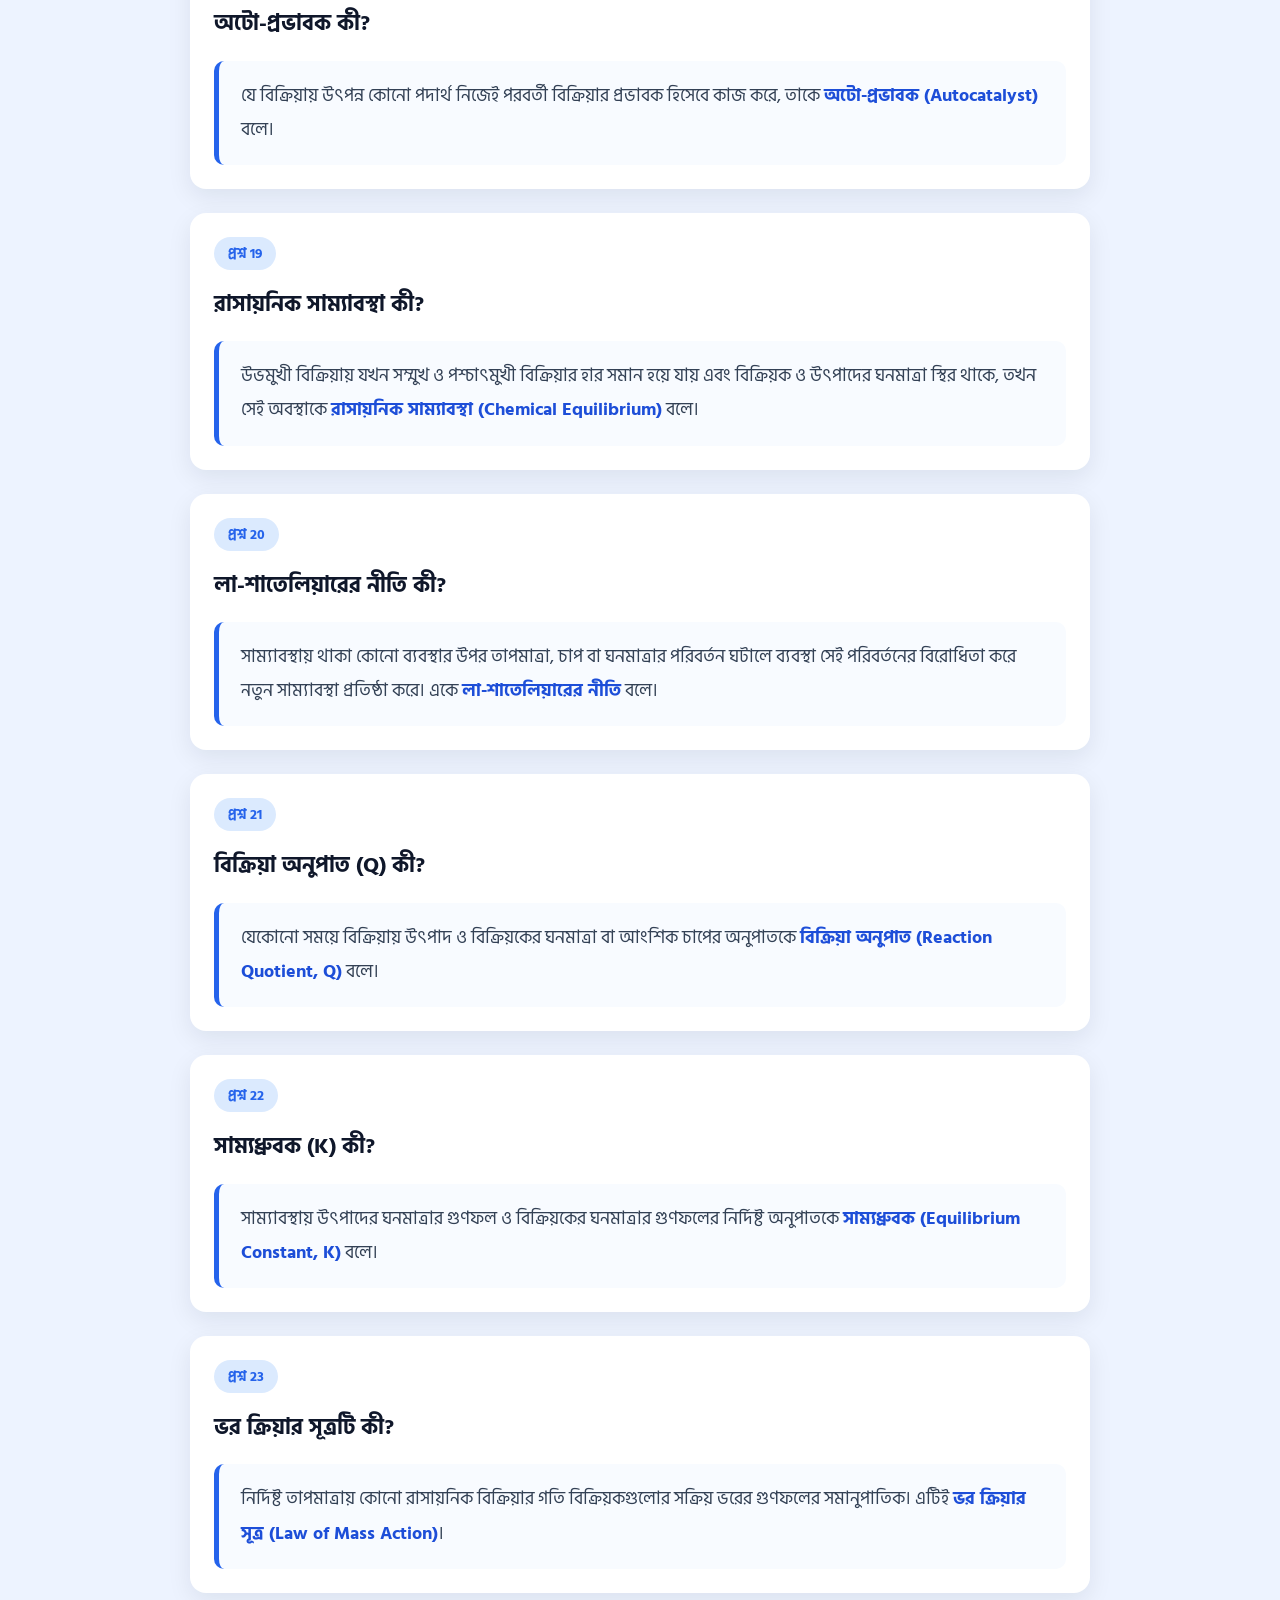
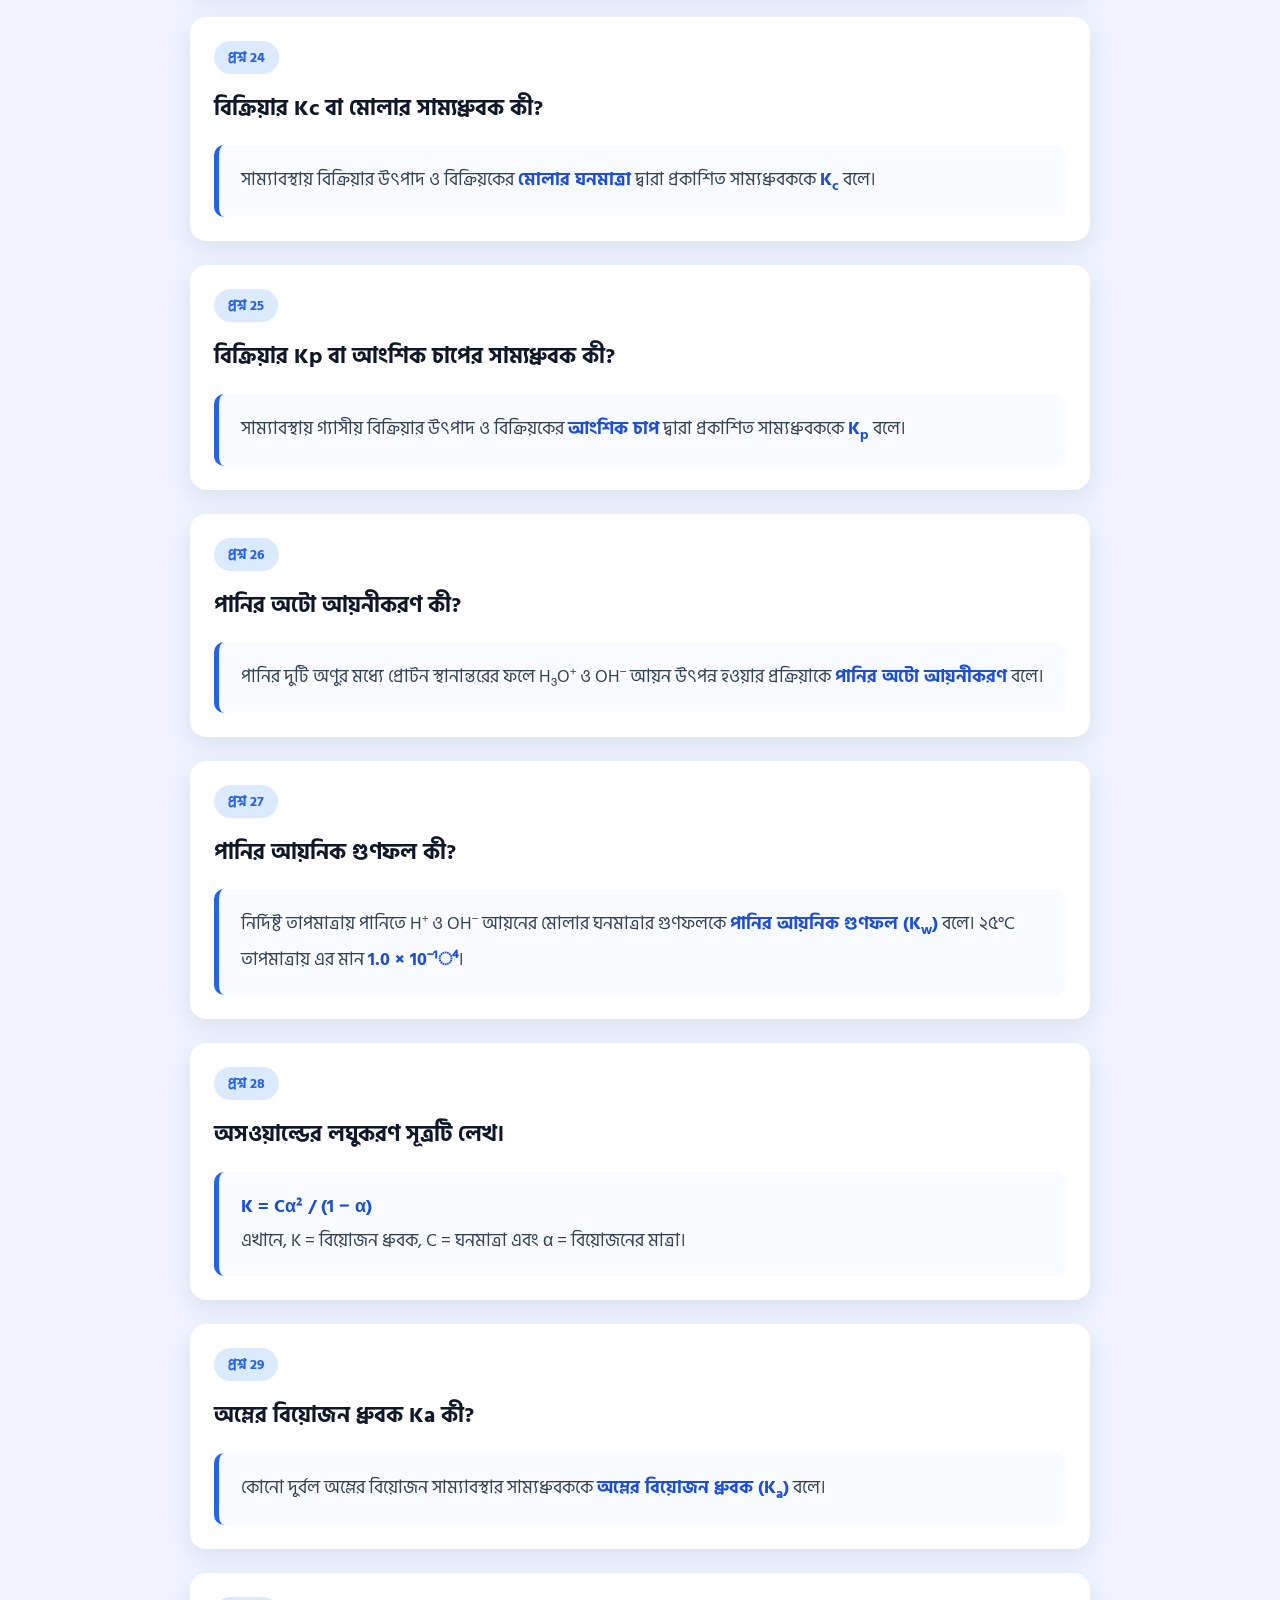
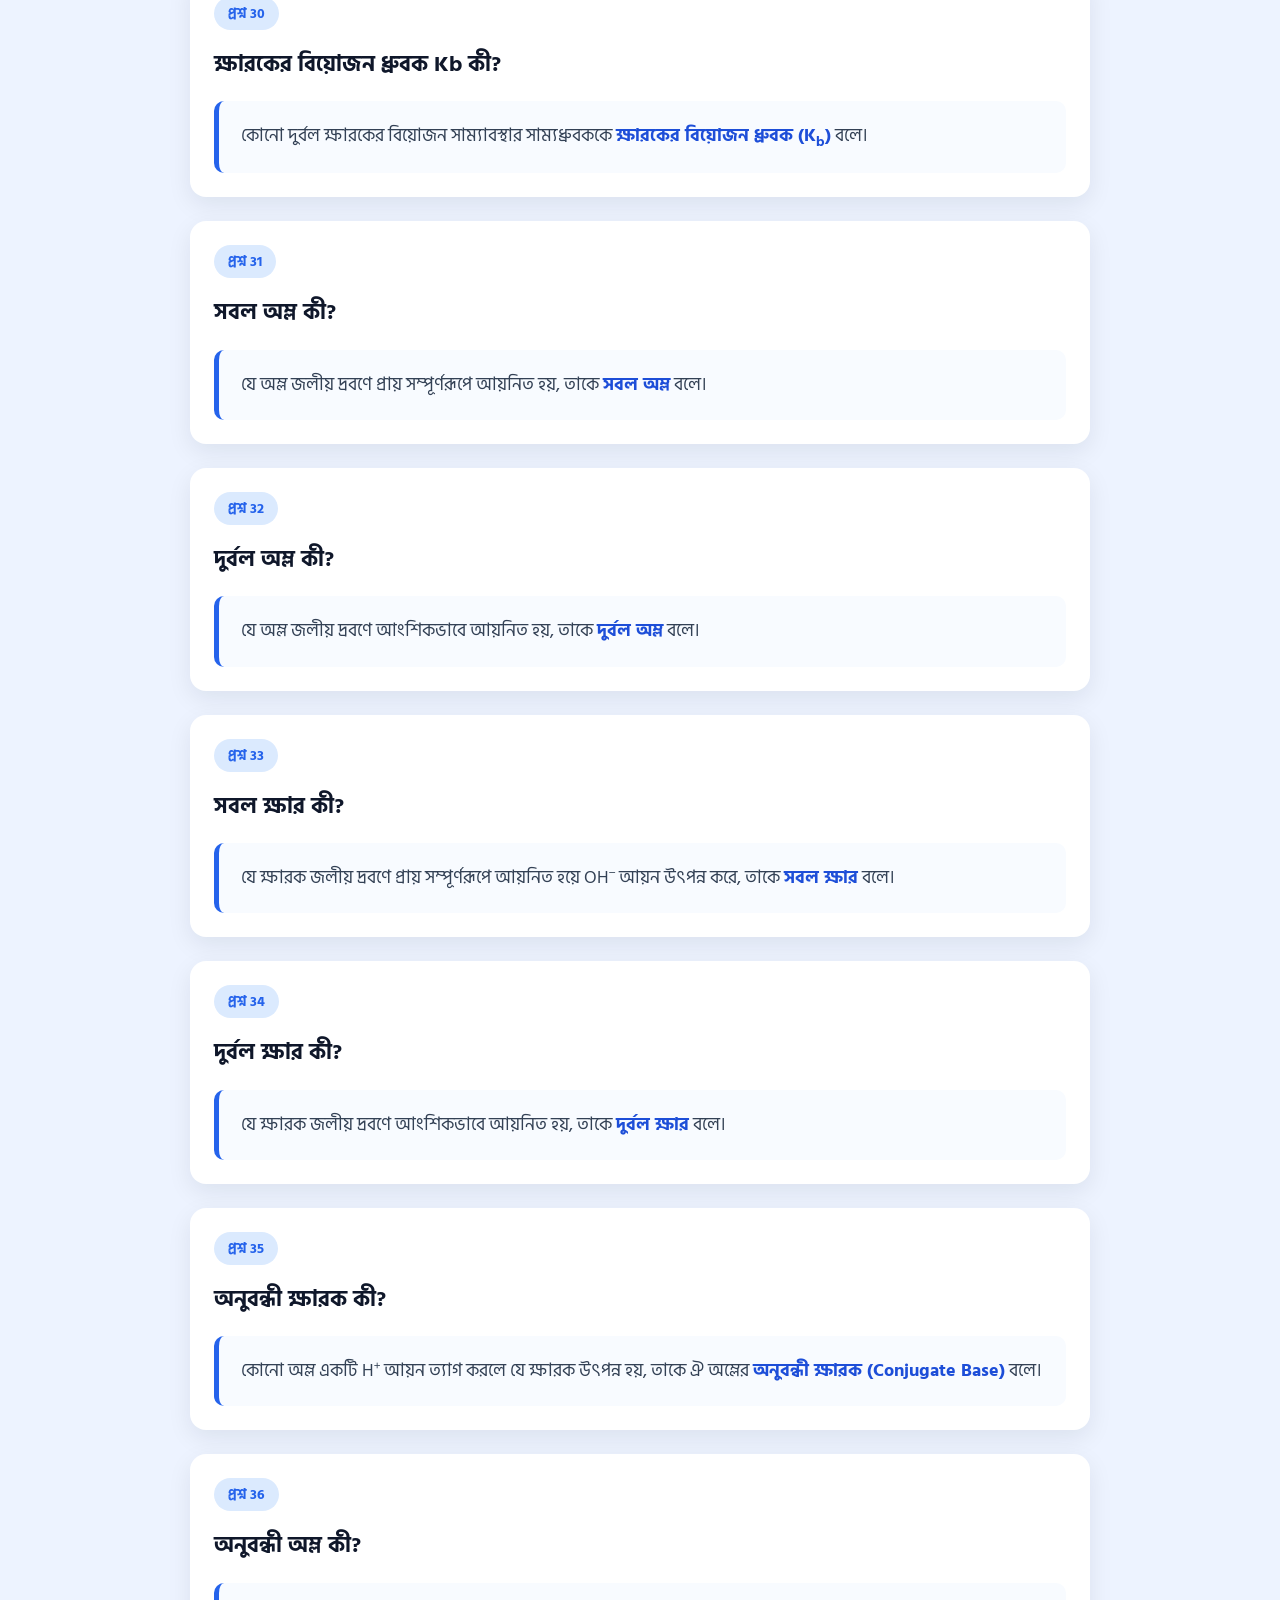
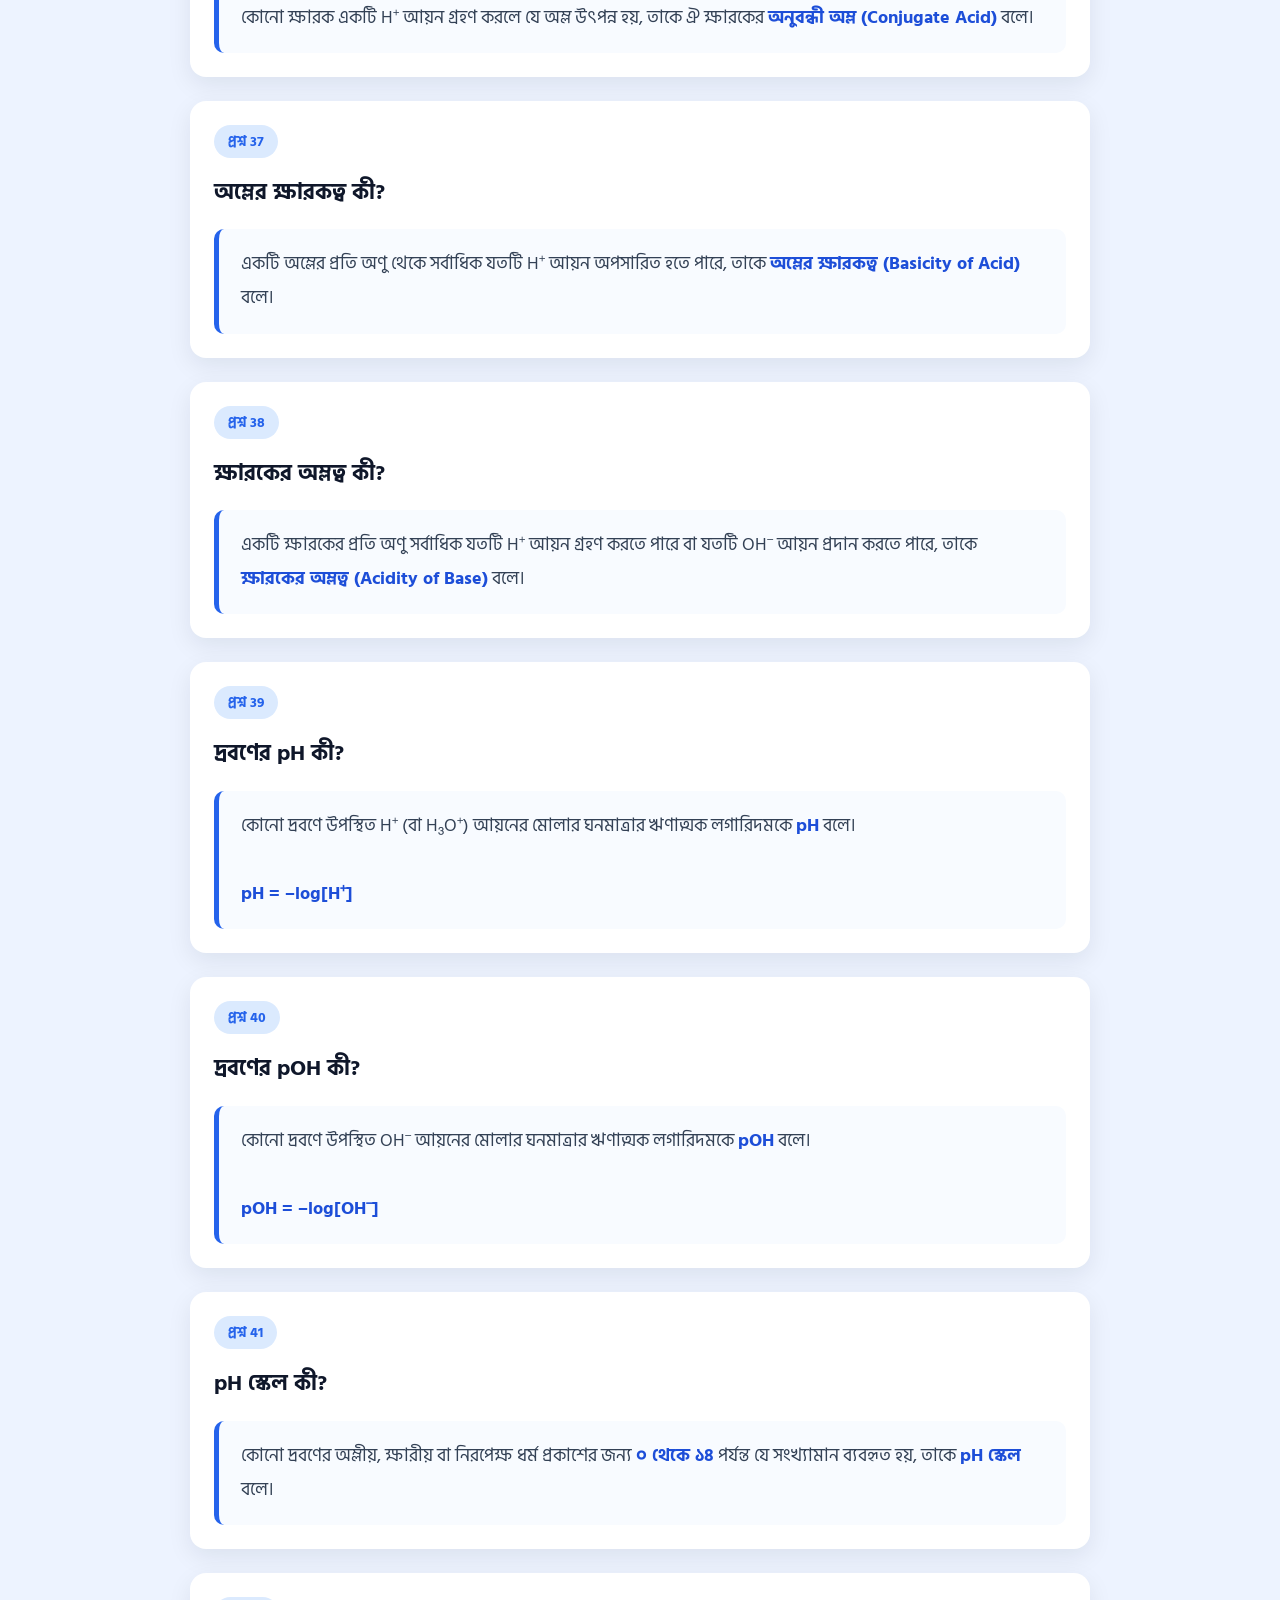
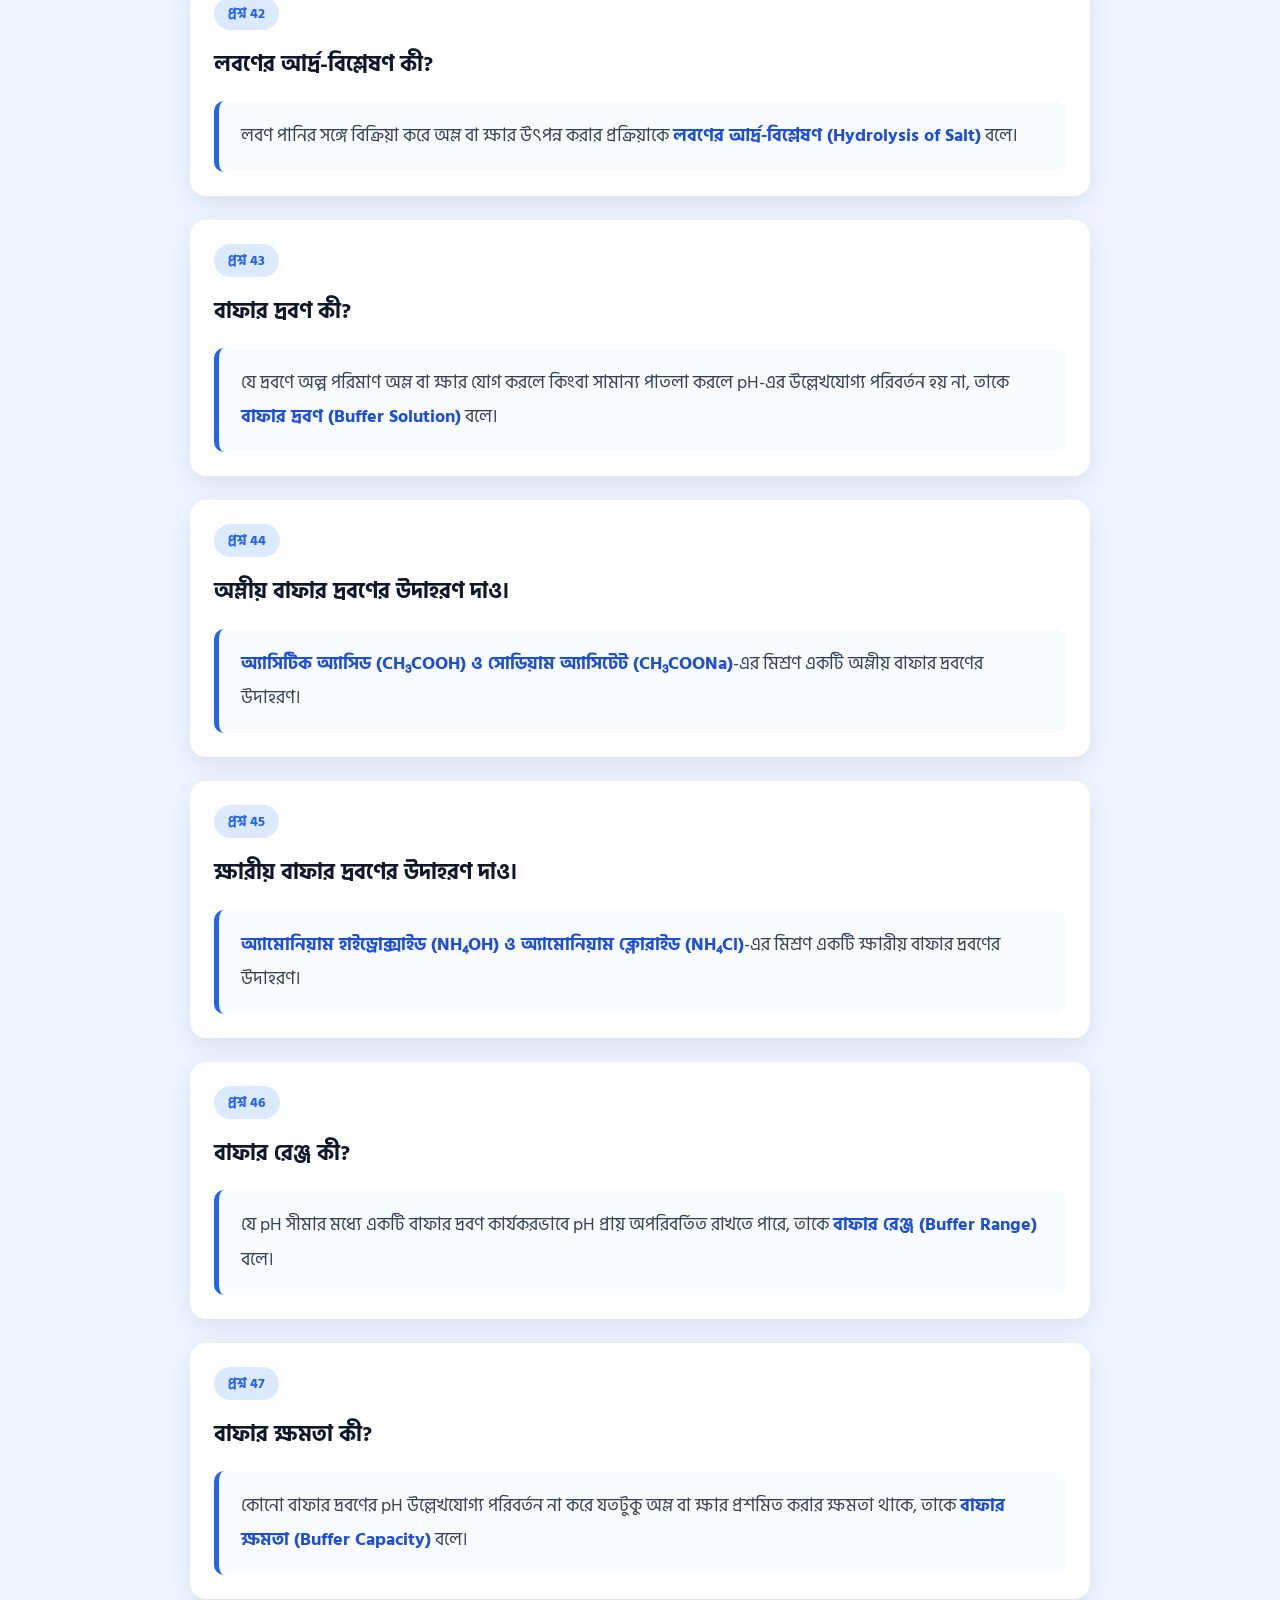
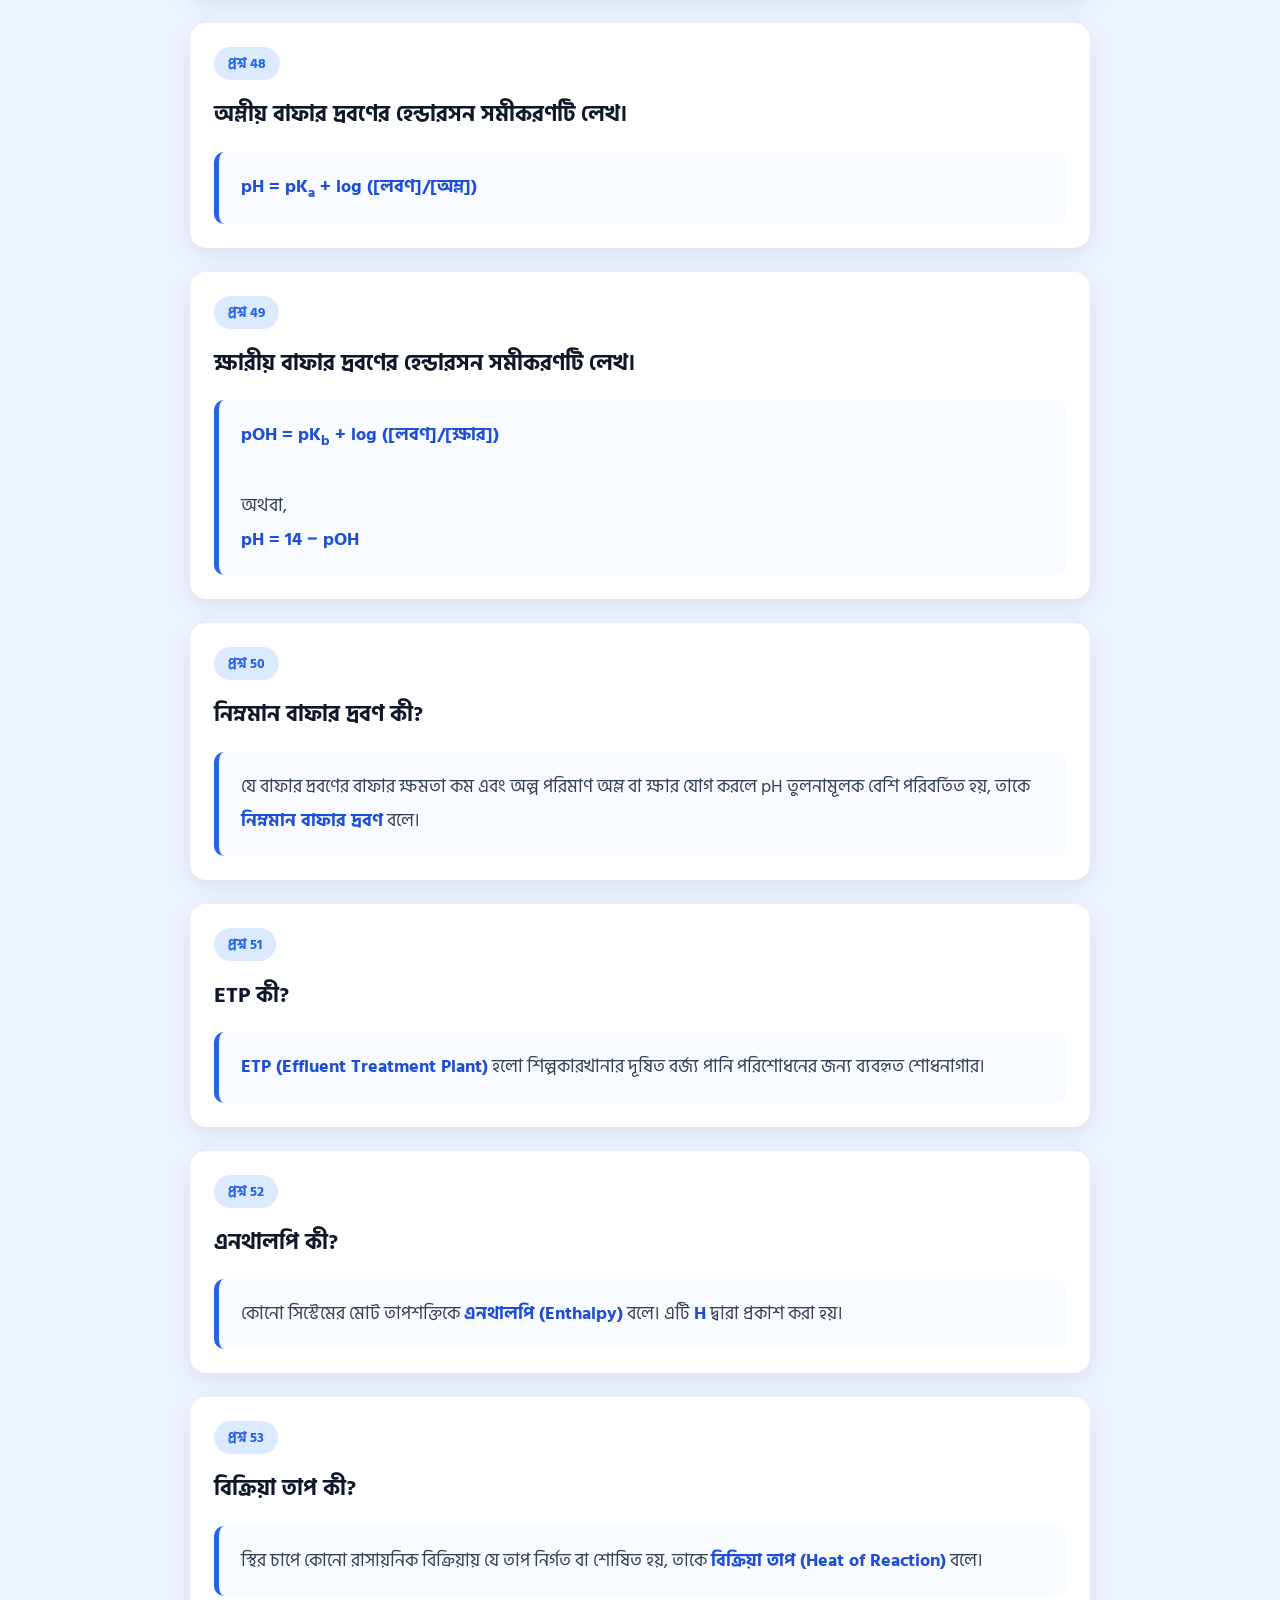
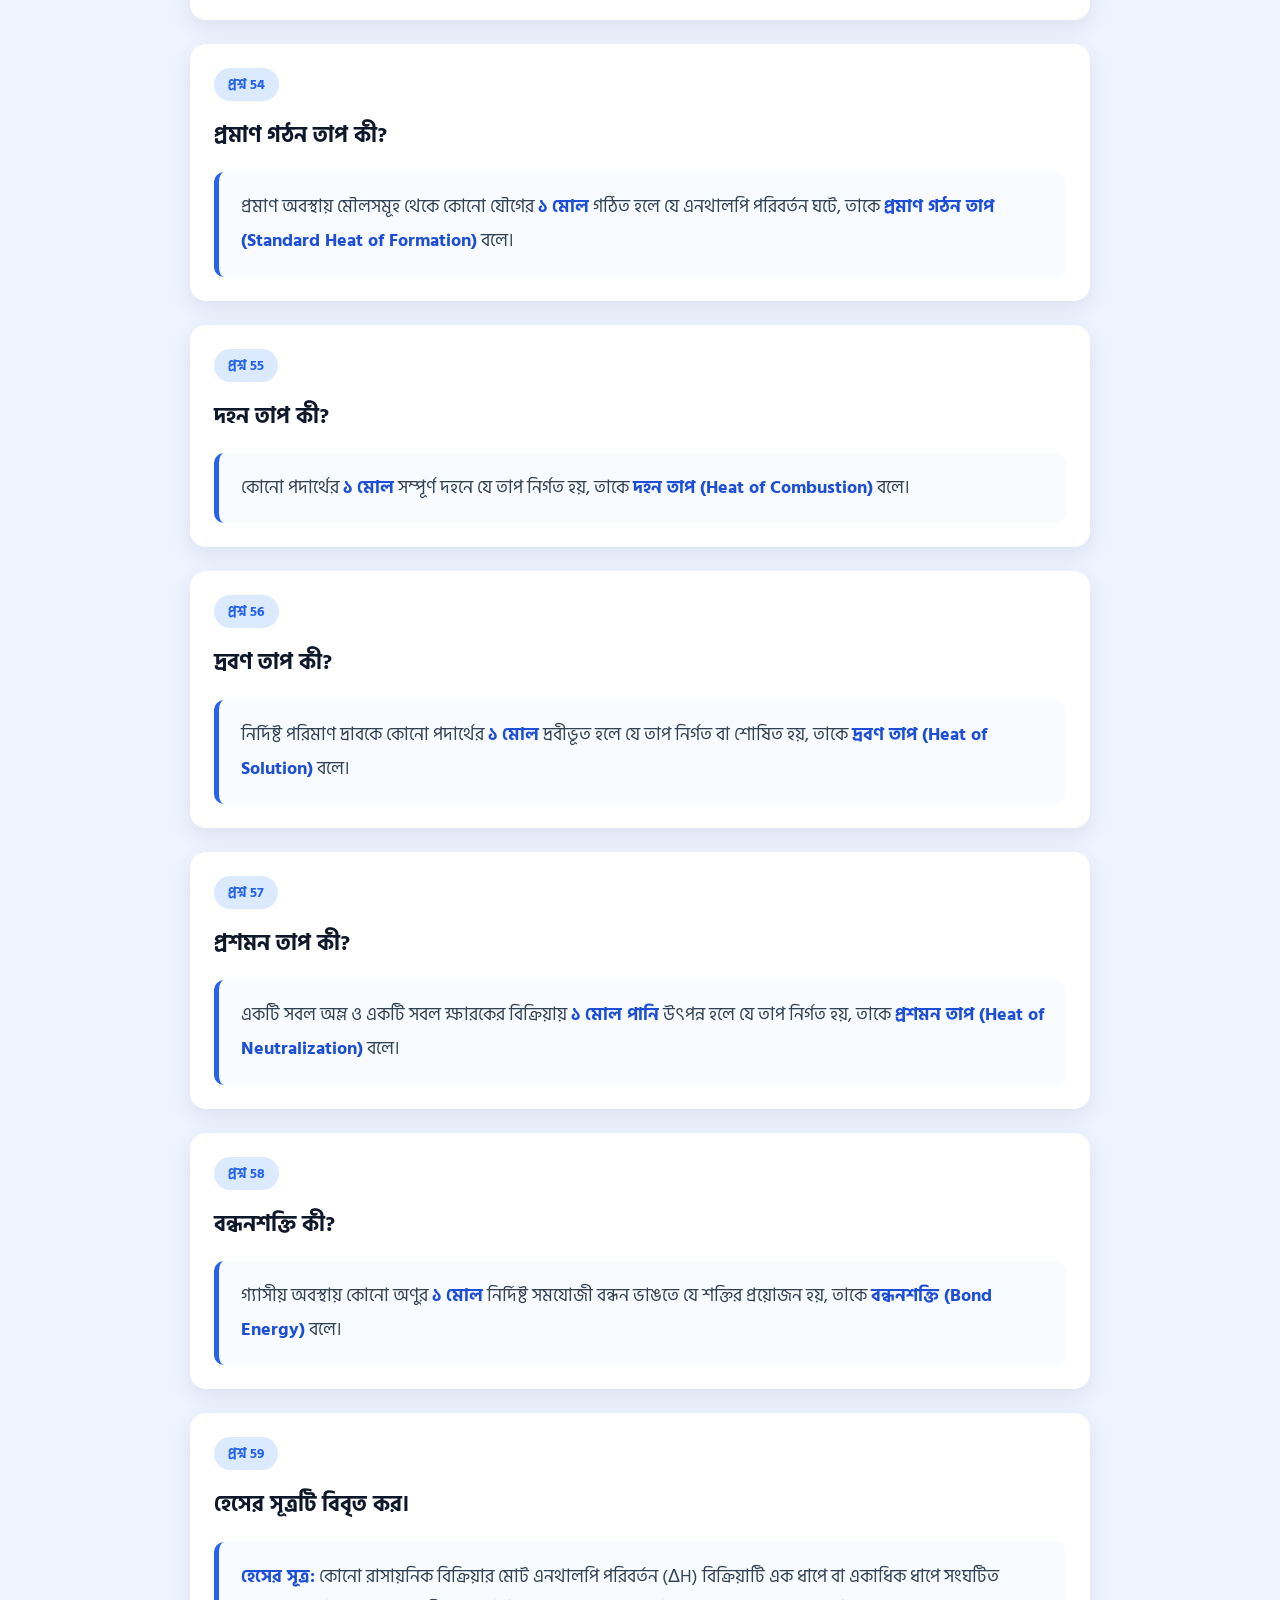
<file: Chemical Changes/index.html>
<!DOCTYPE html>
<html lang="bn">

<head>

<meta charset="UTF-8">

<meta name="viewport"
content="width=device-width, initial-scale=1.0">

<title>HSC Chemistry Question Bank</title>

<link rel="preconnect"
href="https://fonts.googleapis.com">

<link rel="preconnect"
href="https://fonts.gstatic.com"
crossorigin>

<link href="https://fonts.googleapis.com/css2?family=Hind+Siliguri:wght@400;500;600;700&display=swap"
rel="stylesheet">

<link rel="stylesheet"
href="style.css">

</head>

<body>

<div class="container">

<header>

<h1>৪র্থ অধ্যায় - রাসায়নিক পরিবর্তন</h1>

<p>বোর্ড ও ভর্তি পরীক্ষার প্রস্তুতি</p>

</header>

<div class="filterArea">

<button
id="knowledgeBtn"
class="filterBtn active">

জ্ঞানমূলক

</button>

<button
id="understandingBtn"
class="filterBtn">

অনুধাবনমূলক

</button>

</div>

<div id="stats">

<span id="questionCount">
0 Questions
</span>

</div>

<div id="questionContainer"></div>

</div>

<script src="questions.js"></script>

<script src="script.js"></script>

</body>

</html>
</file>
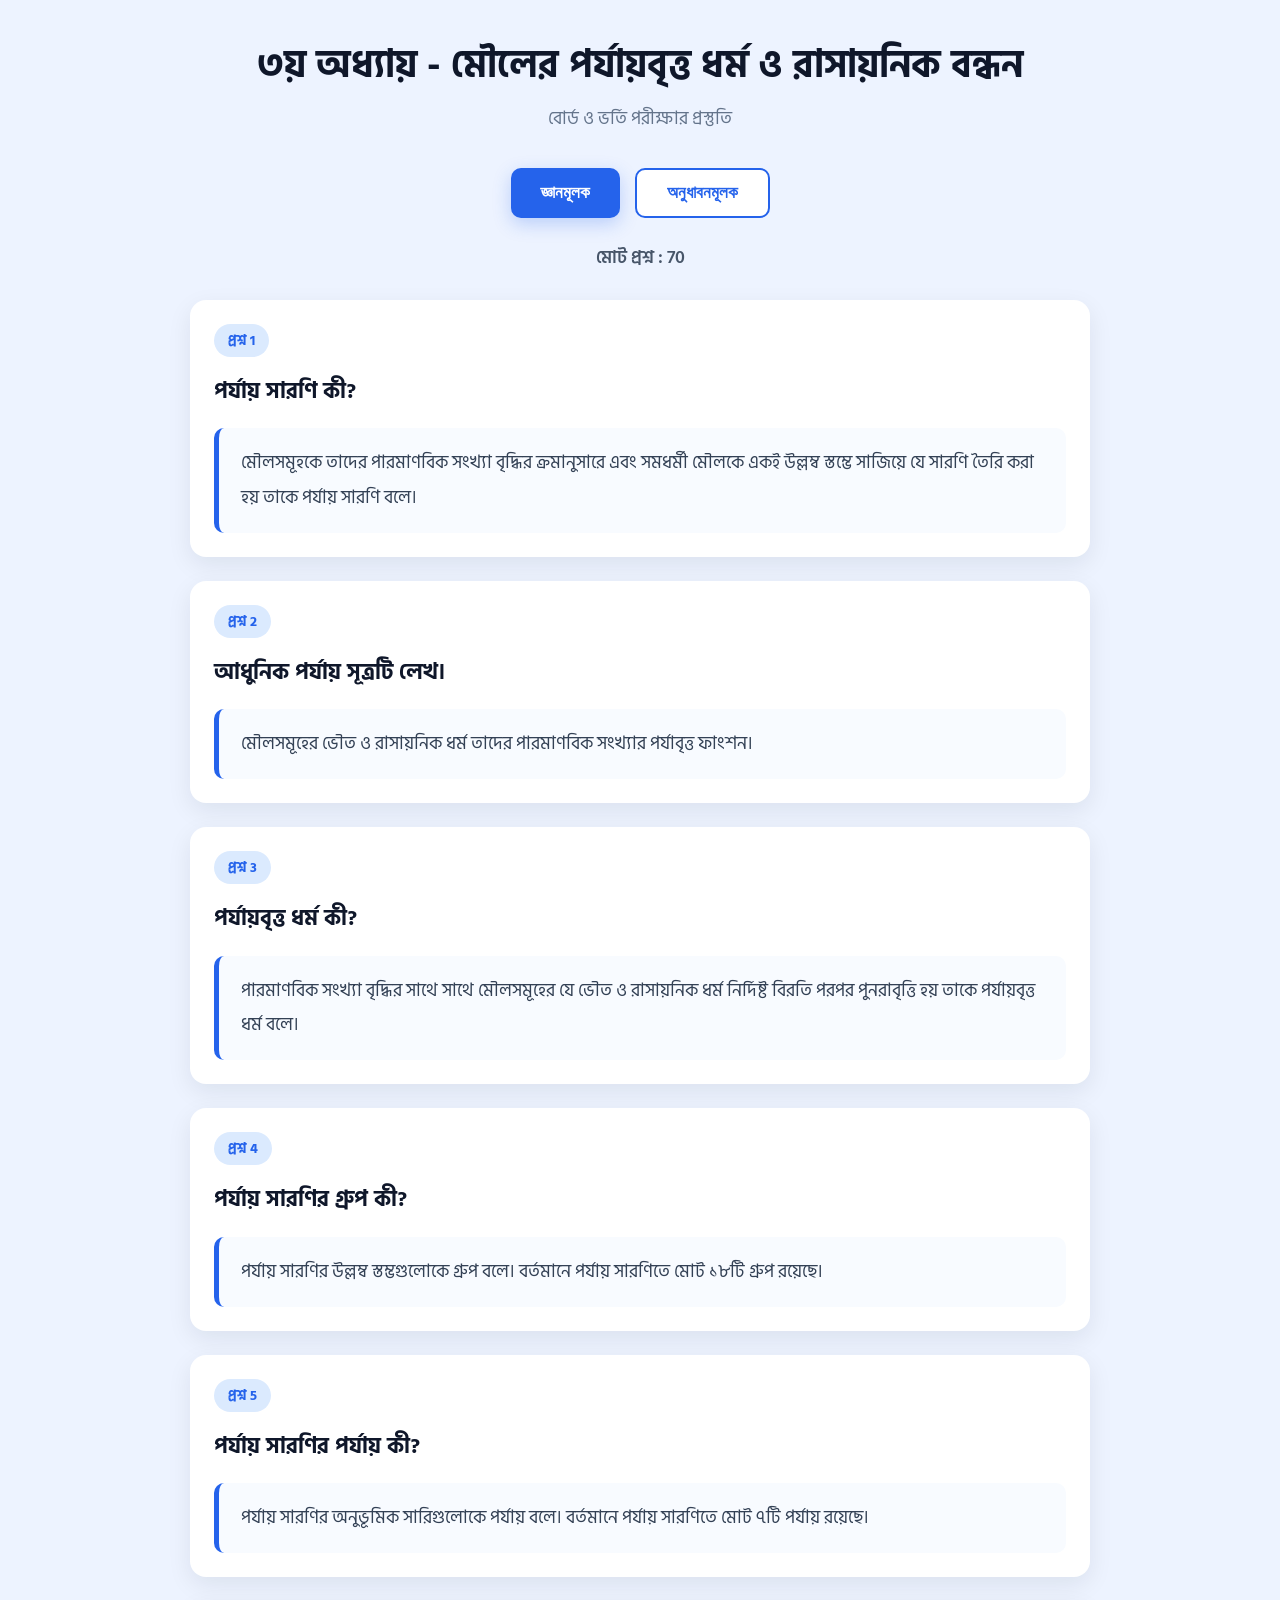
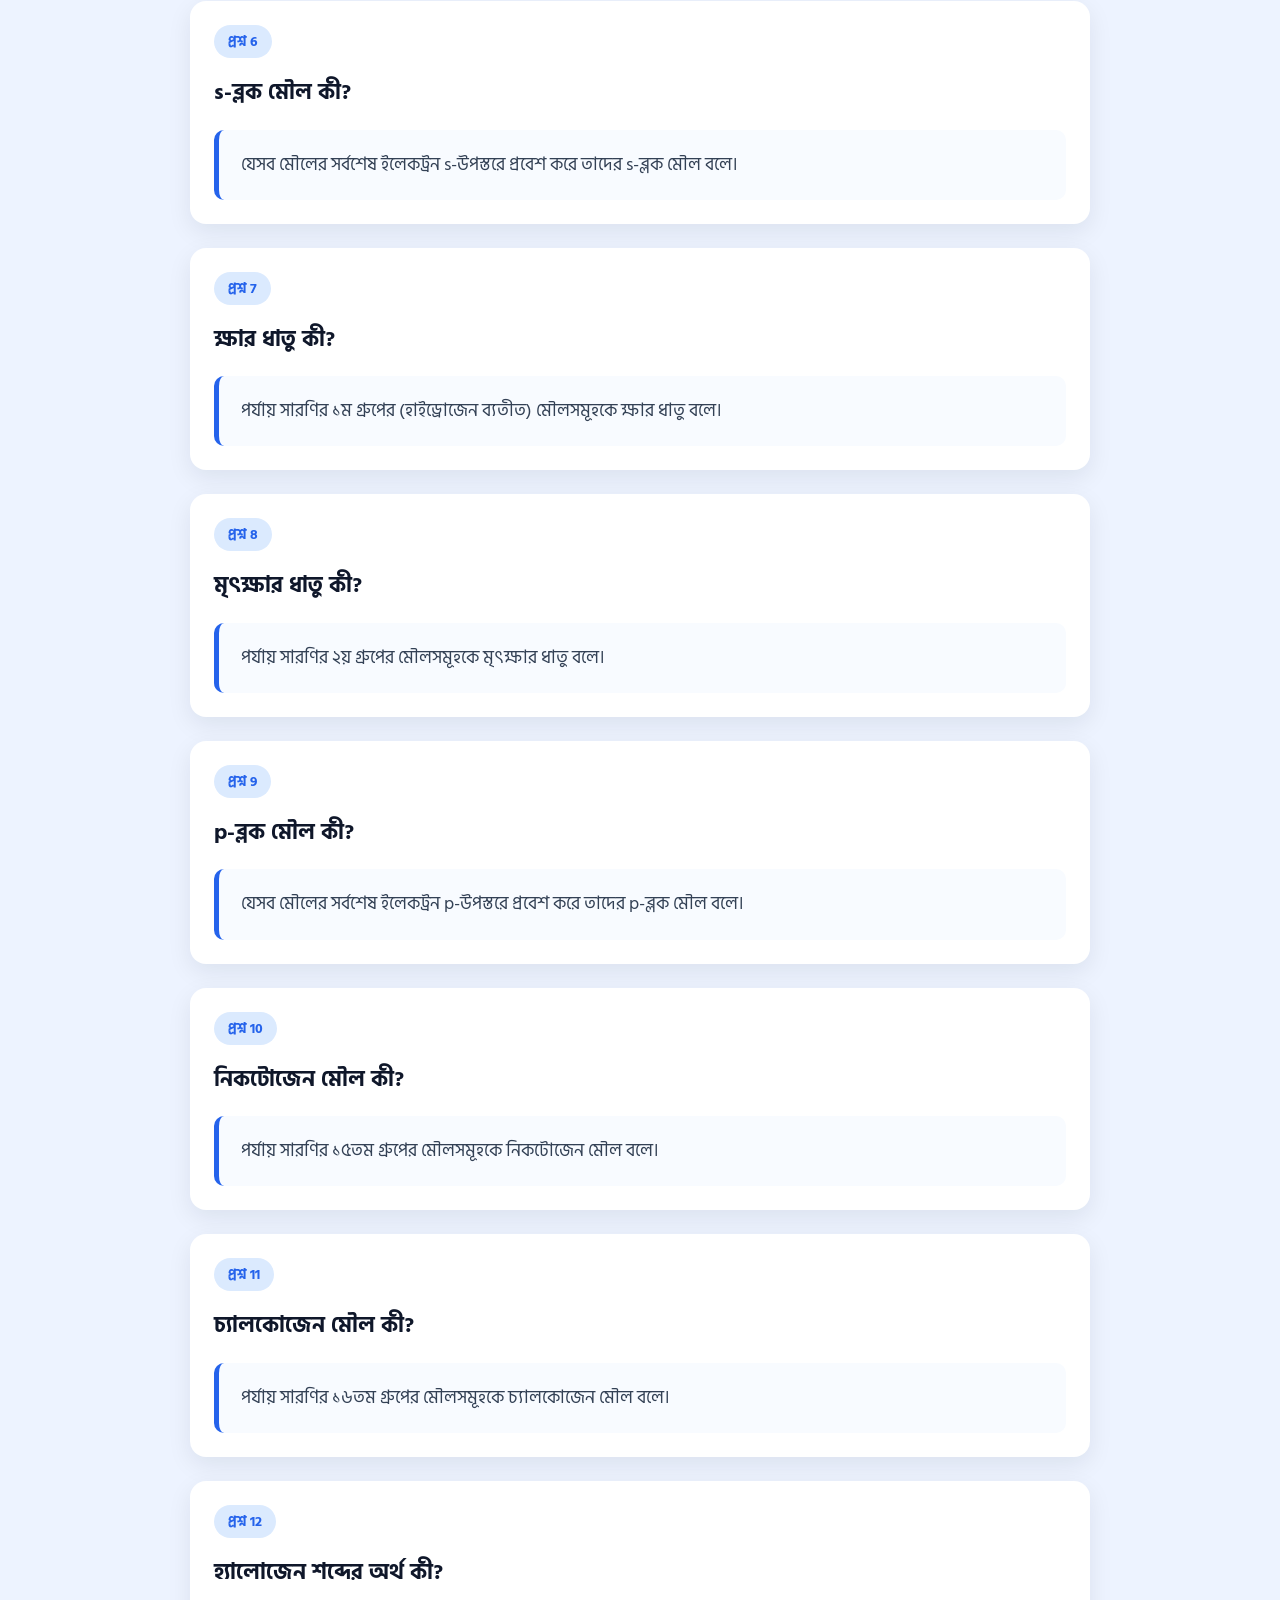
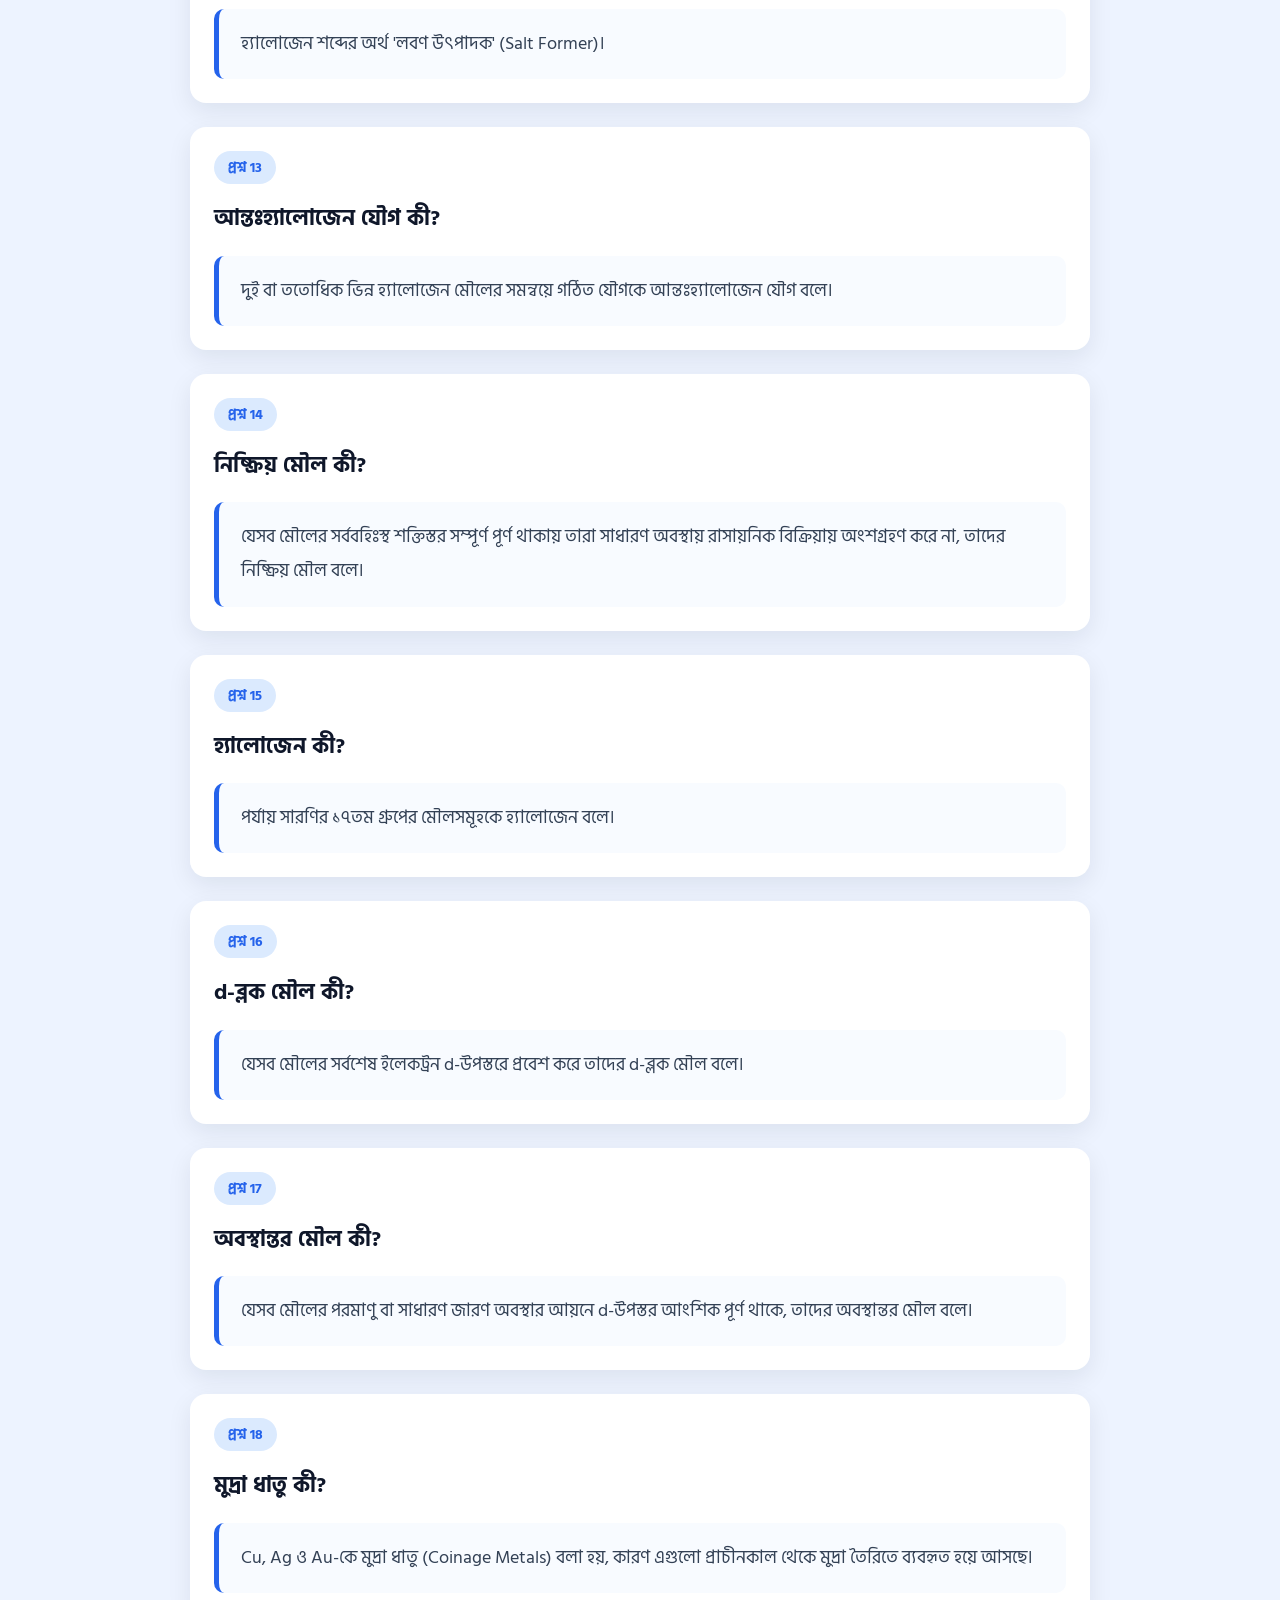
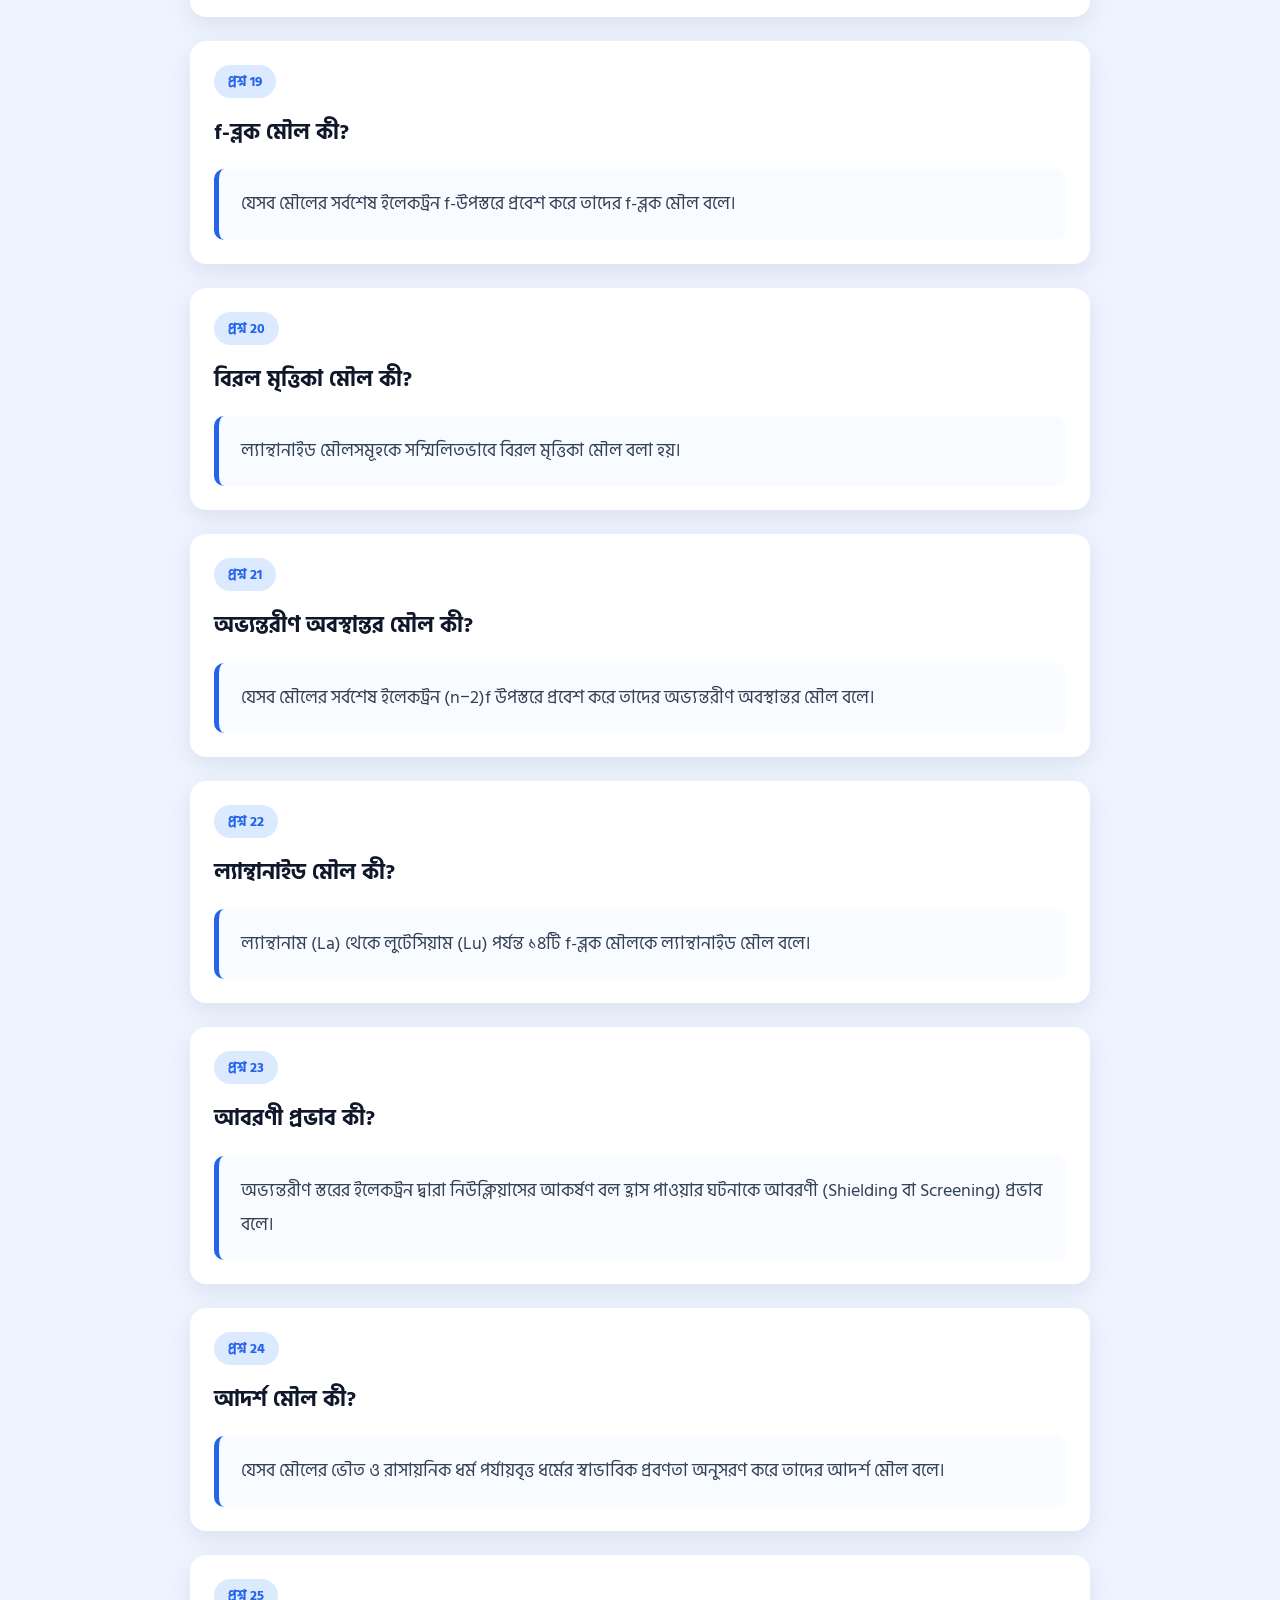
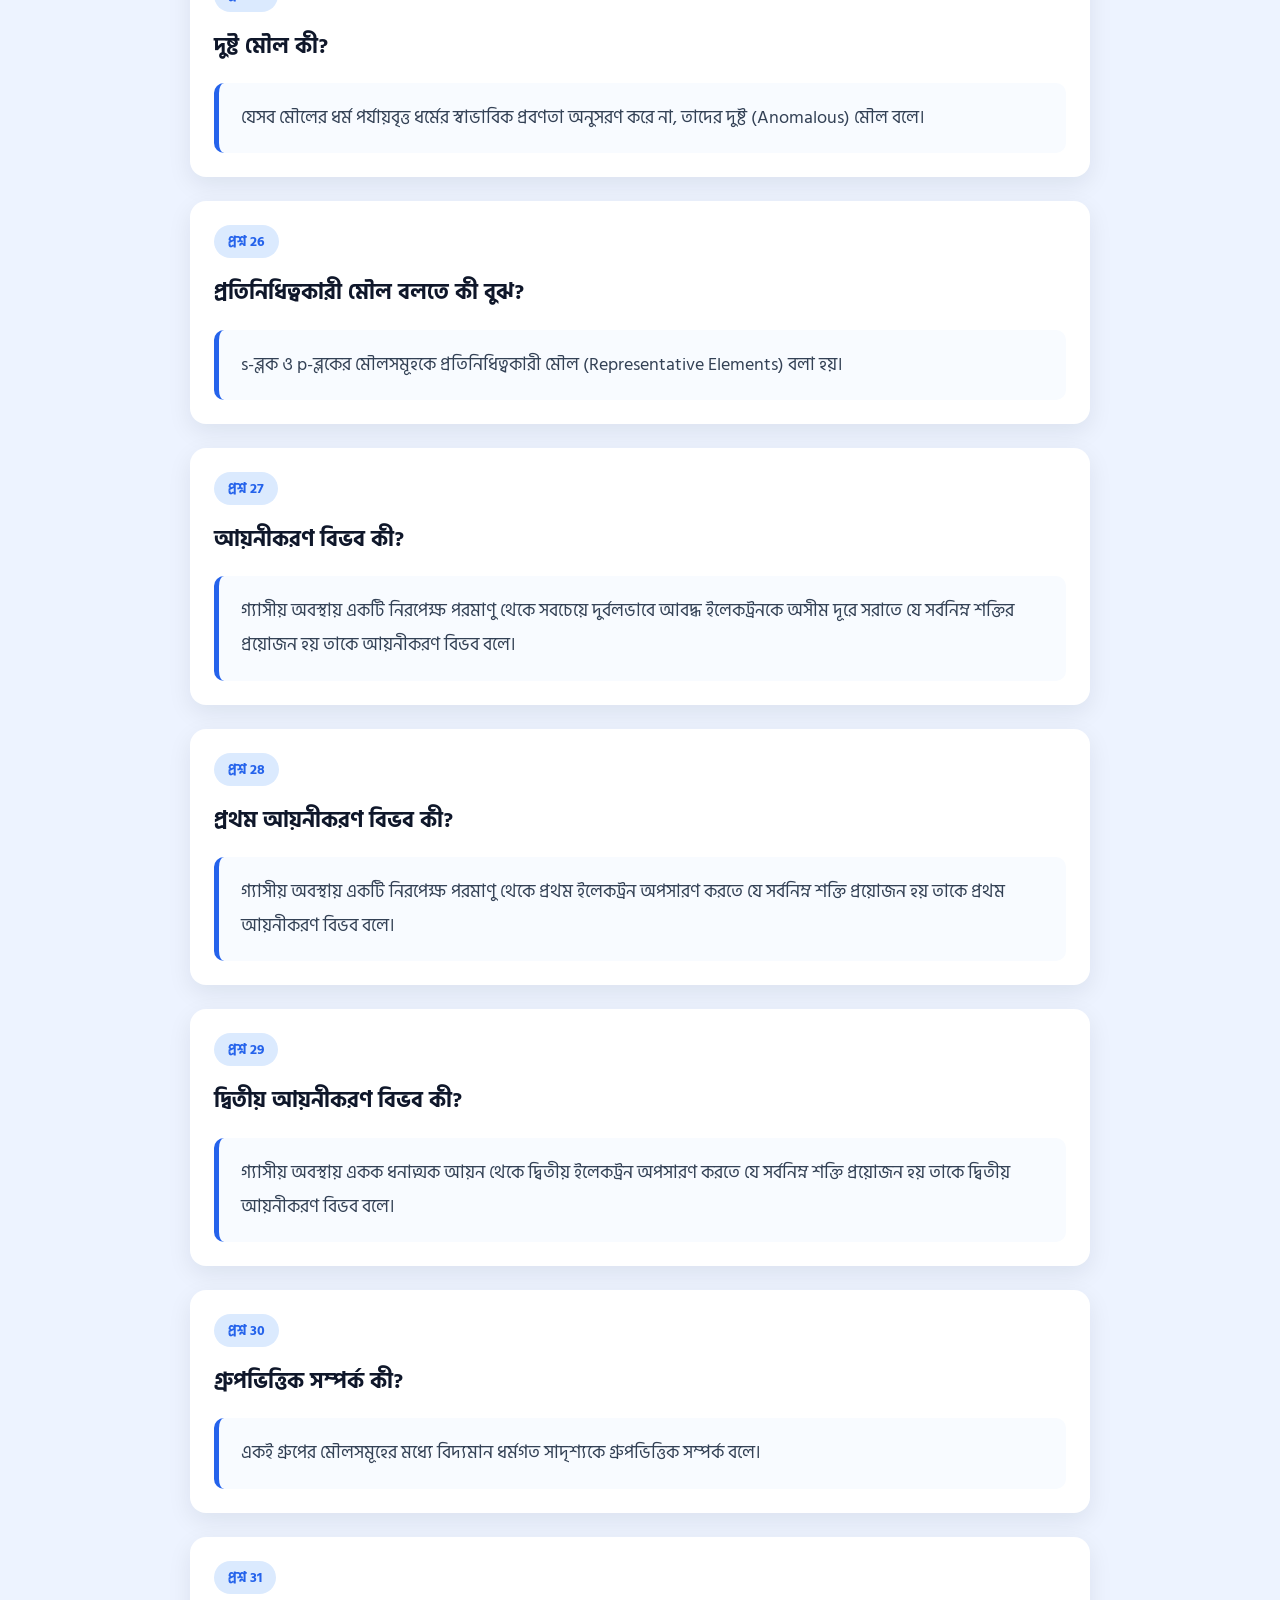
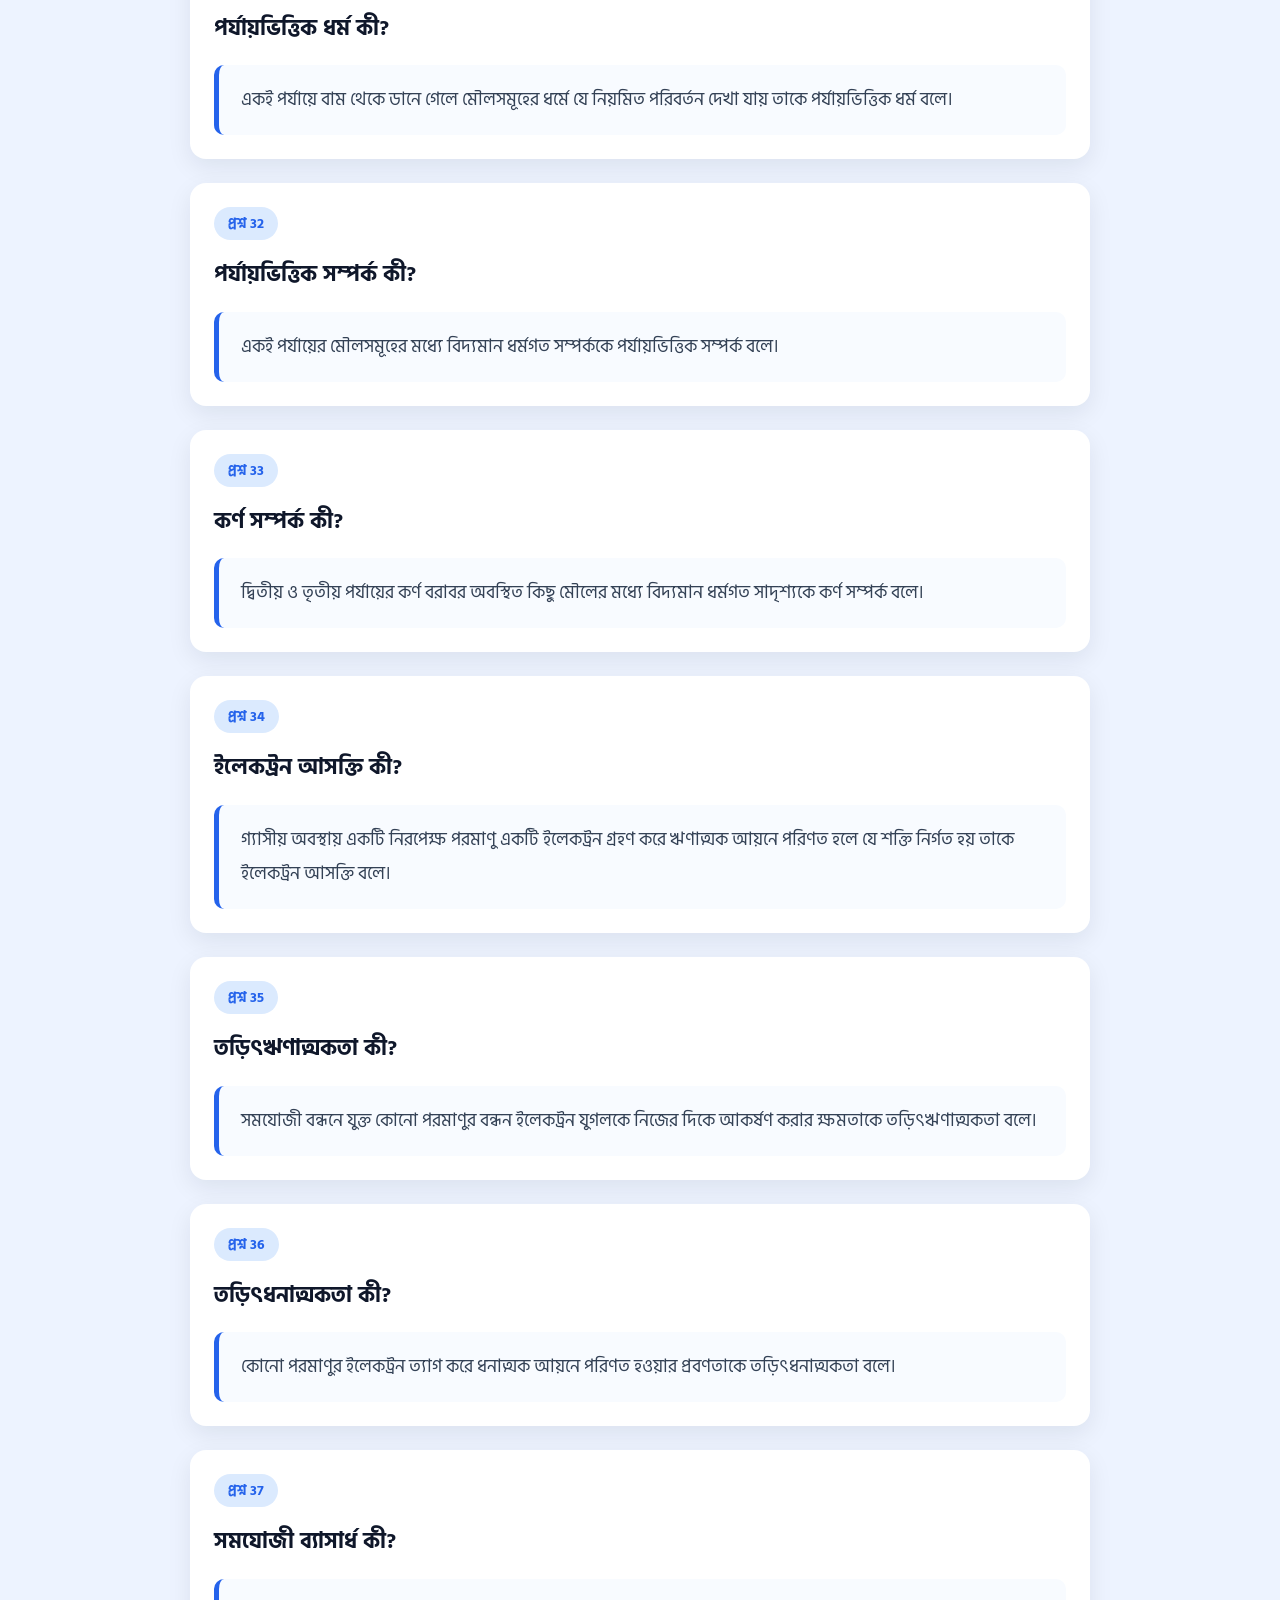
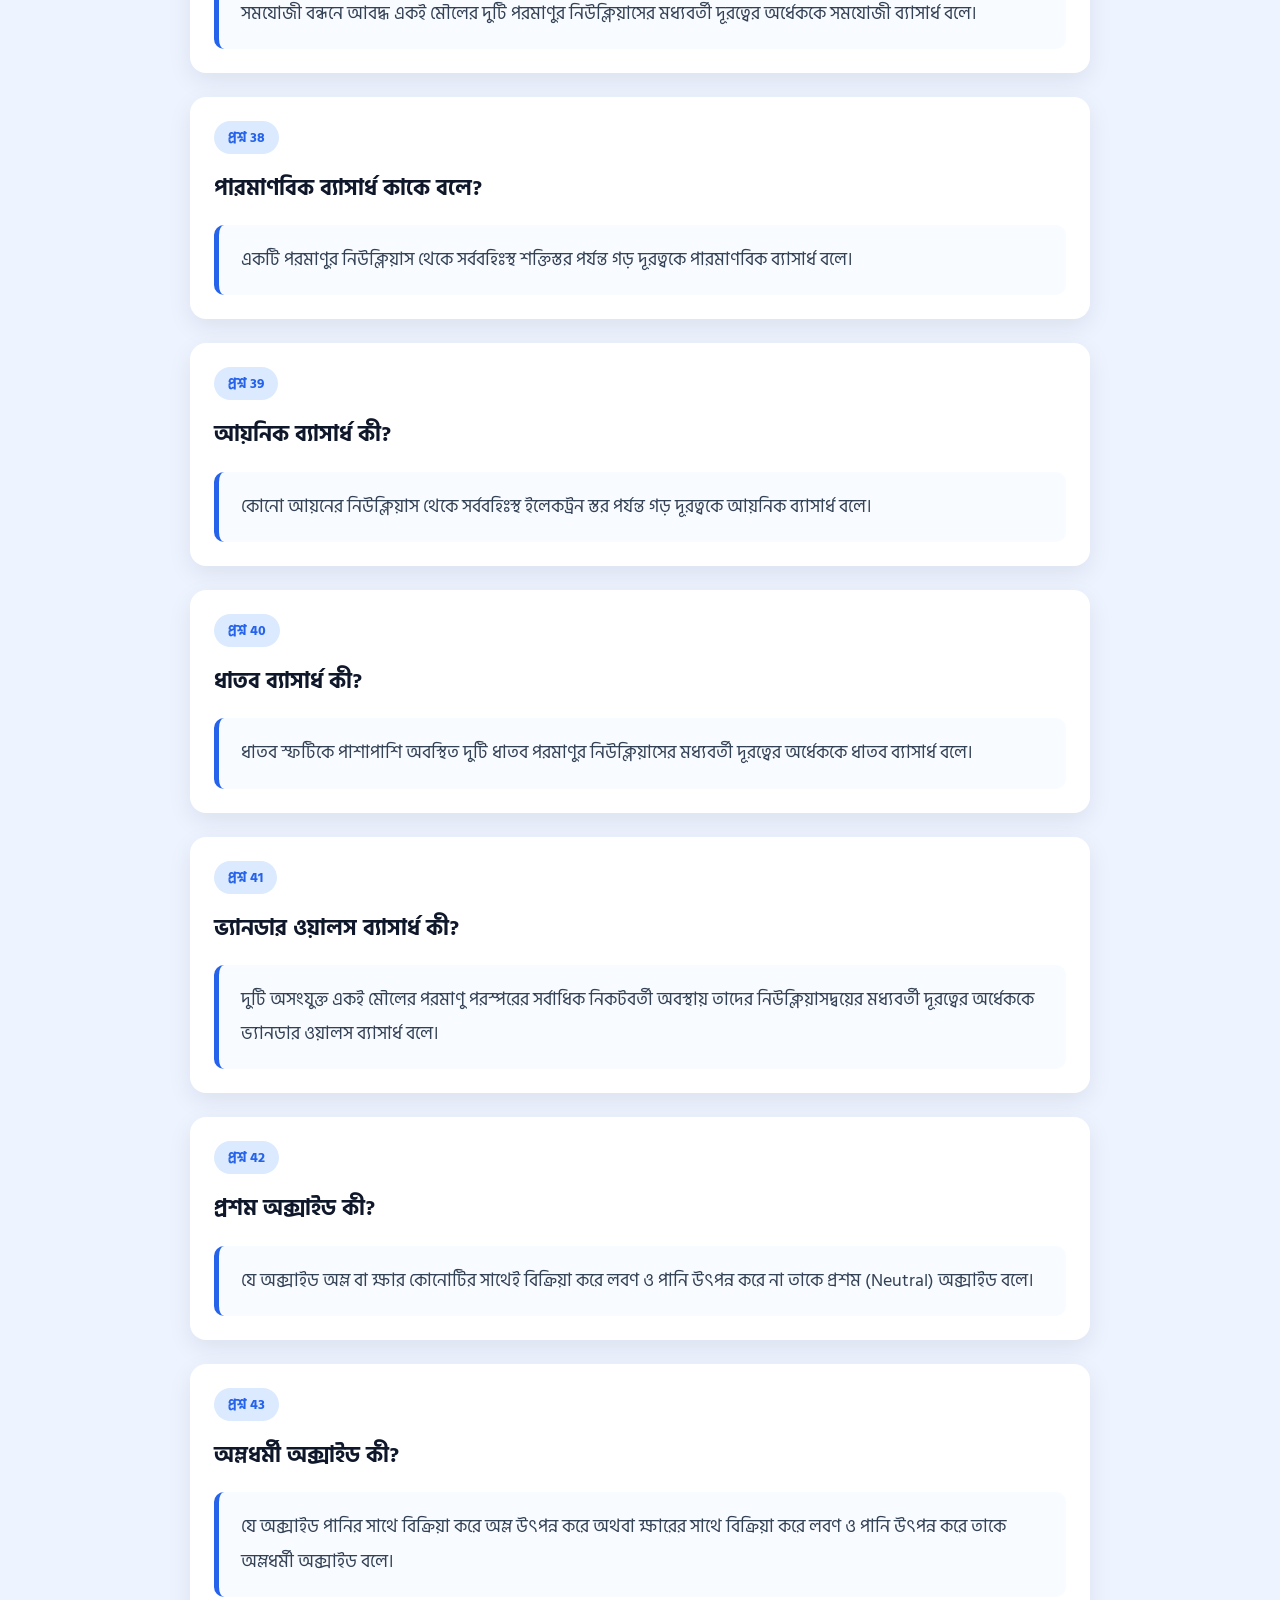
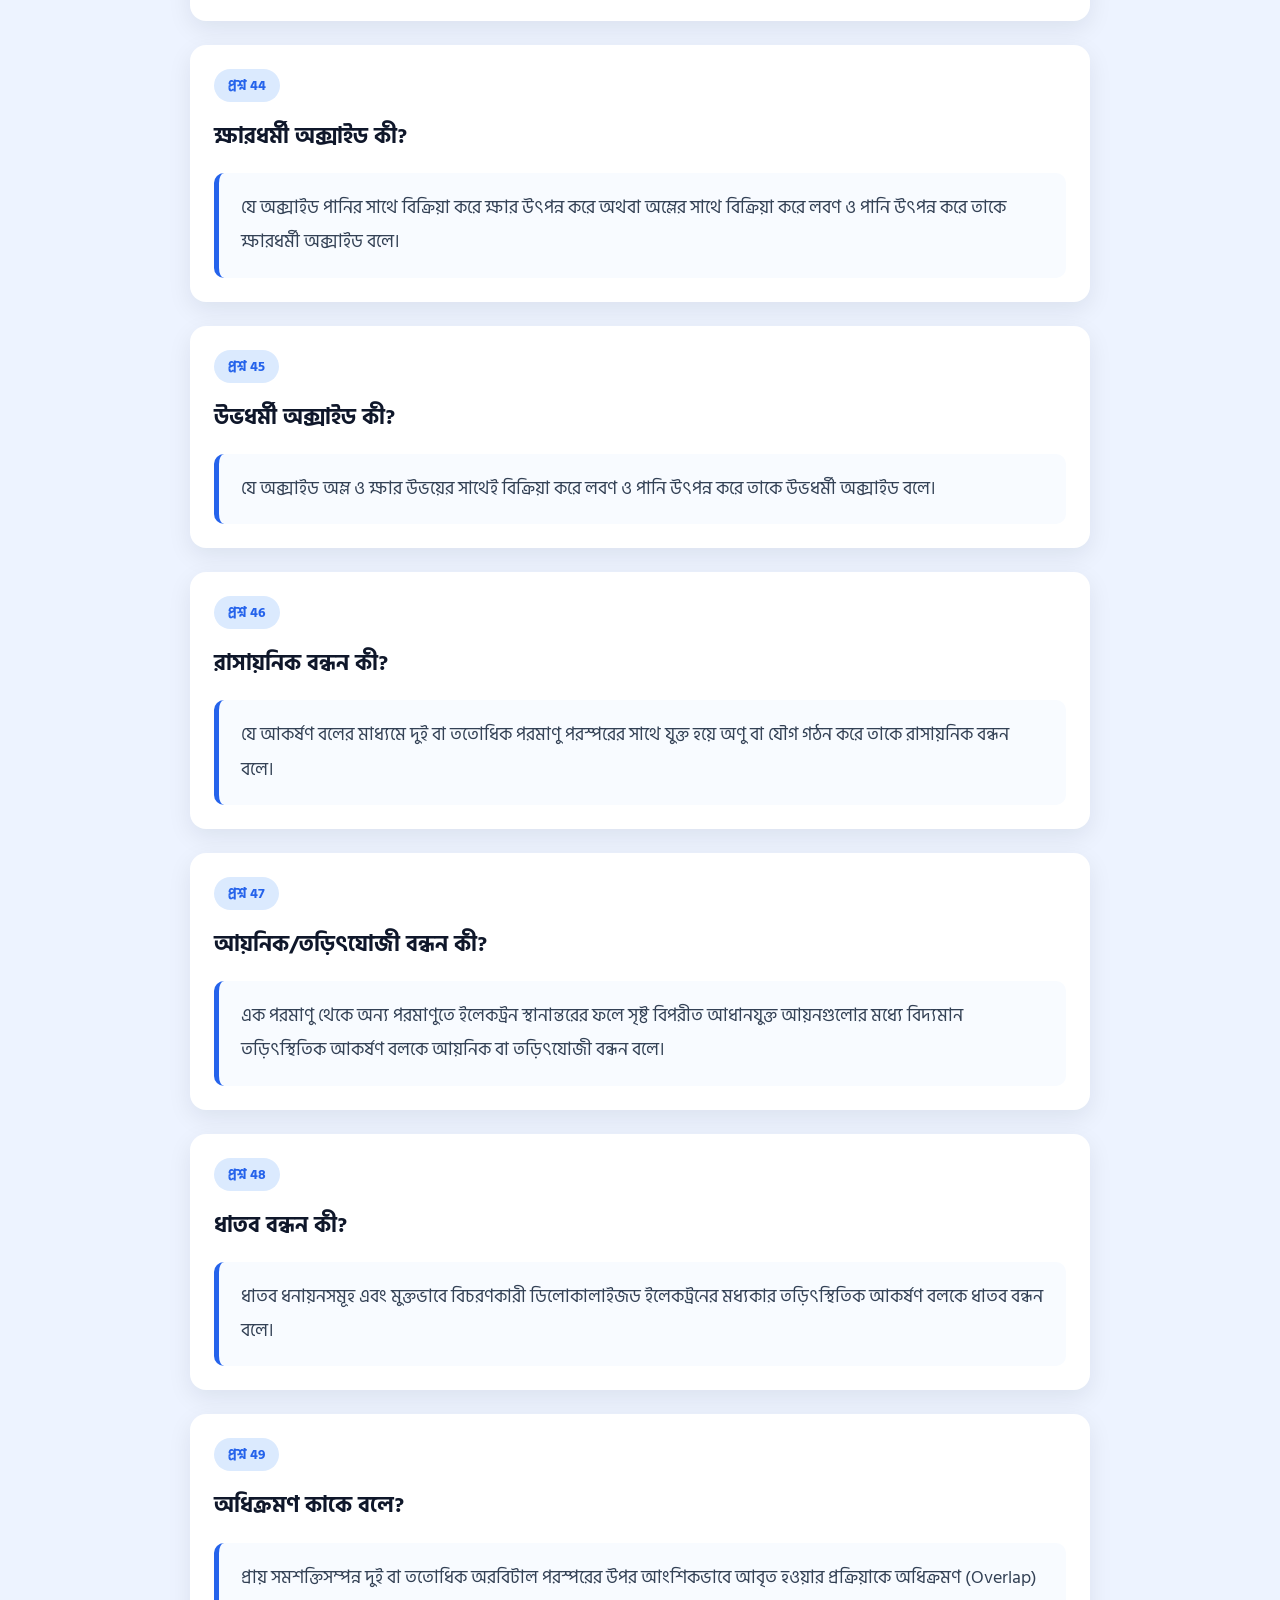
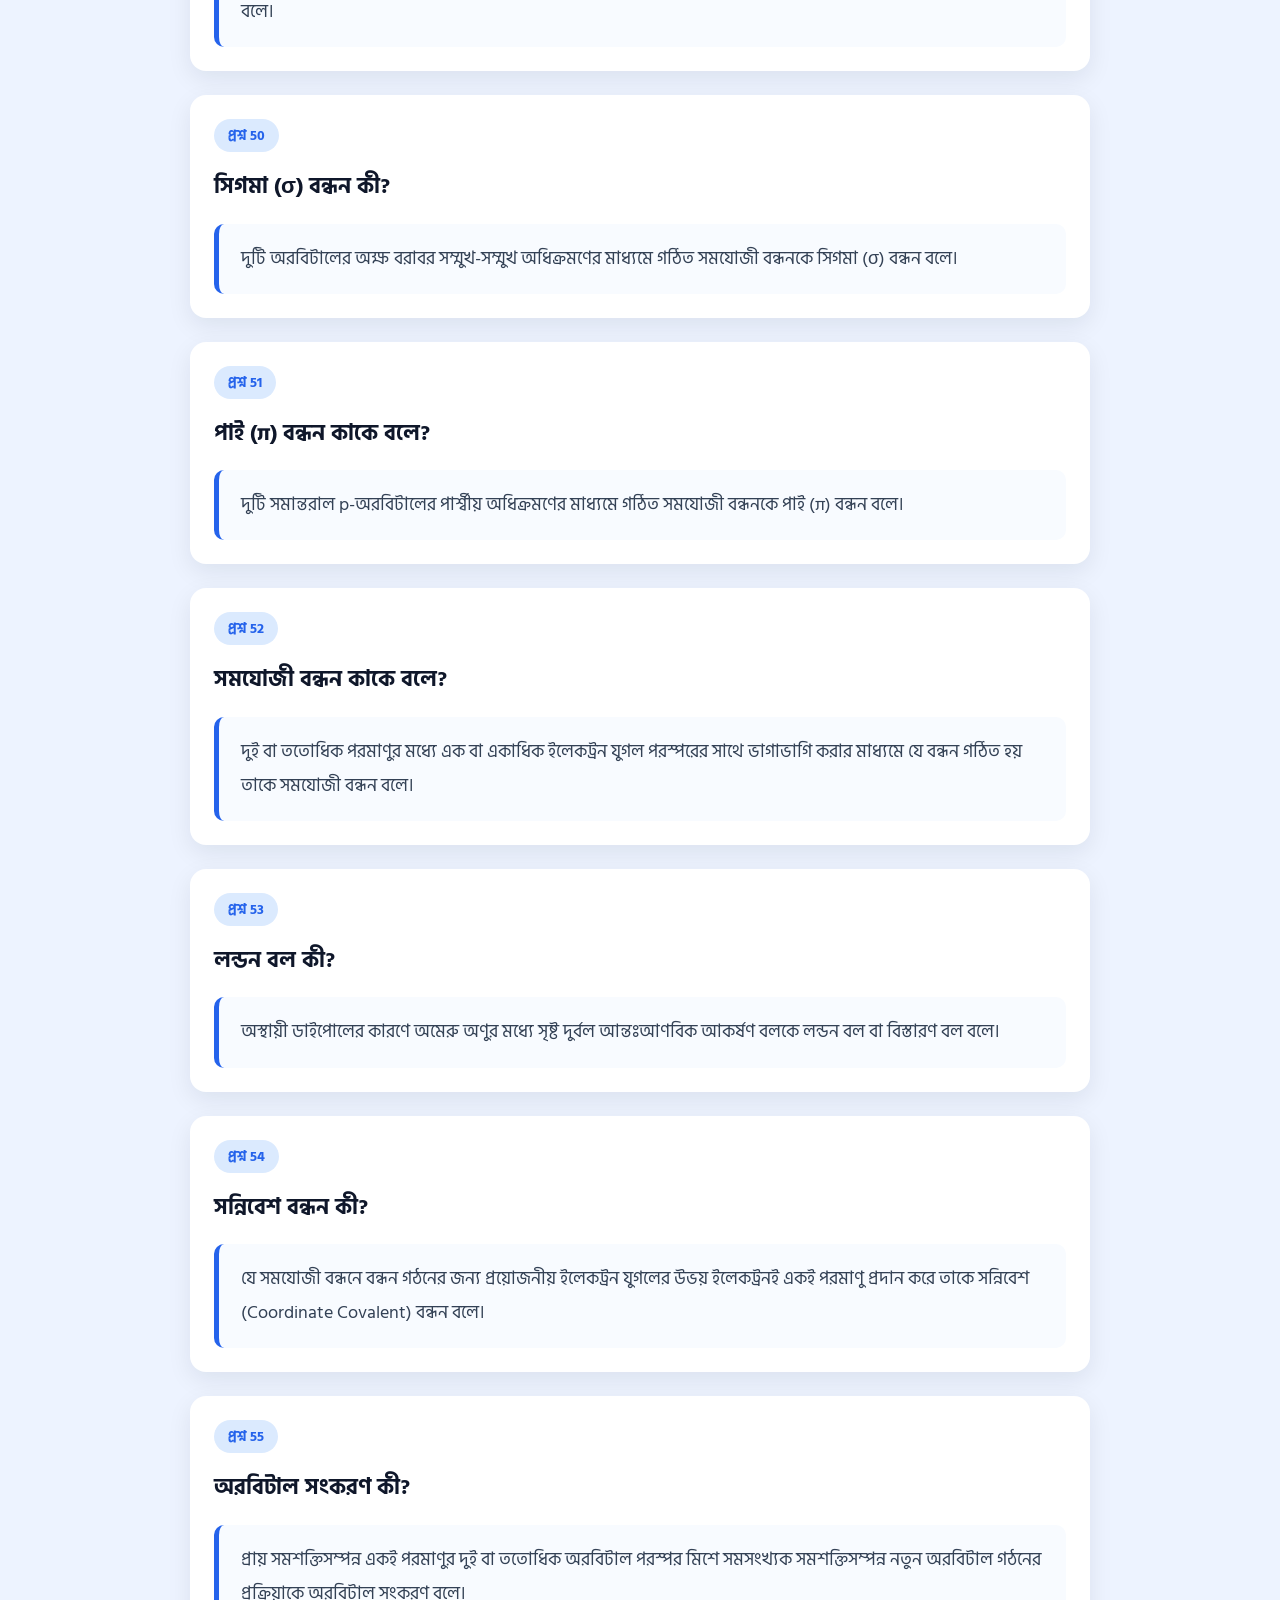
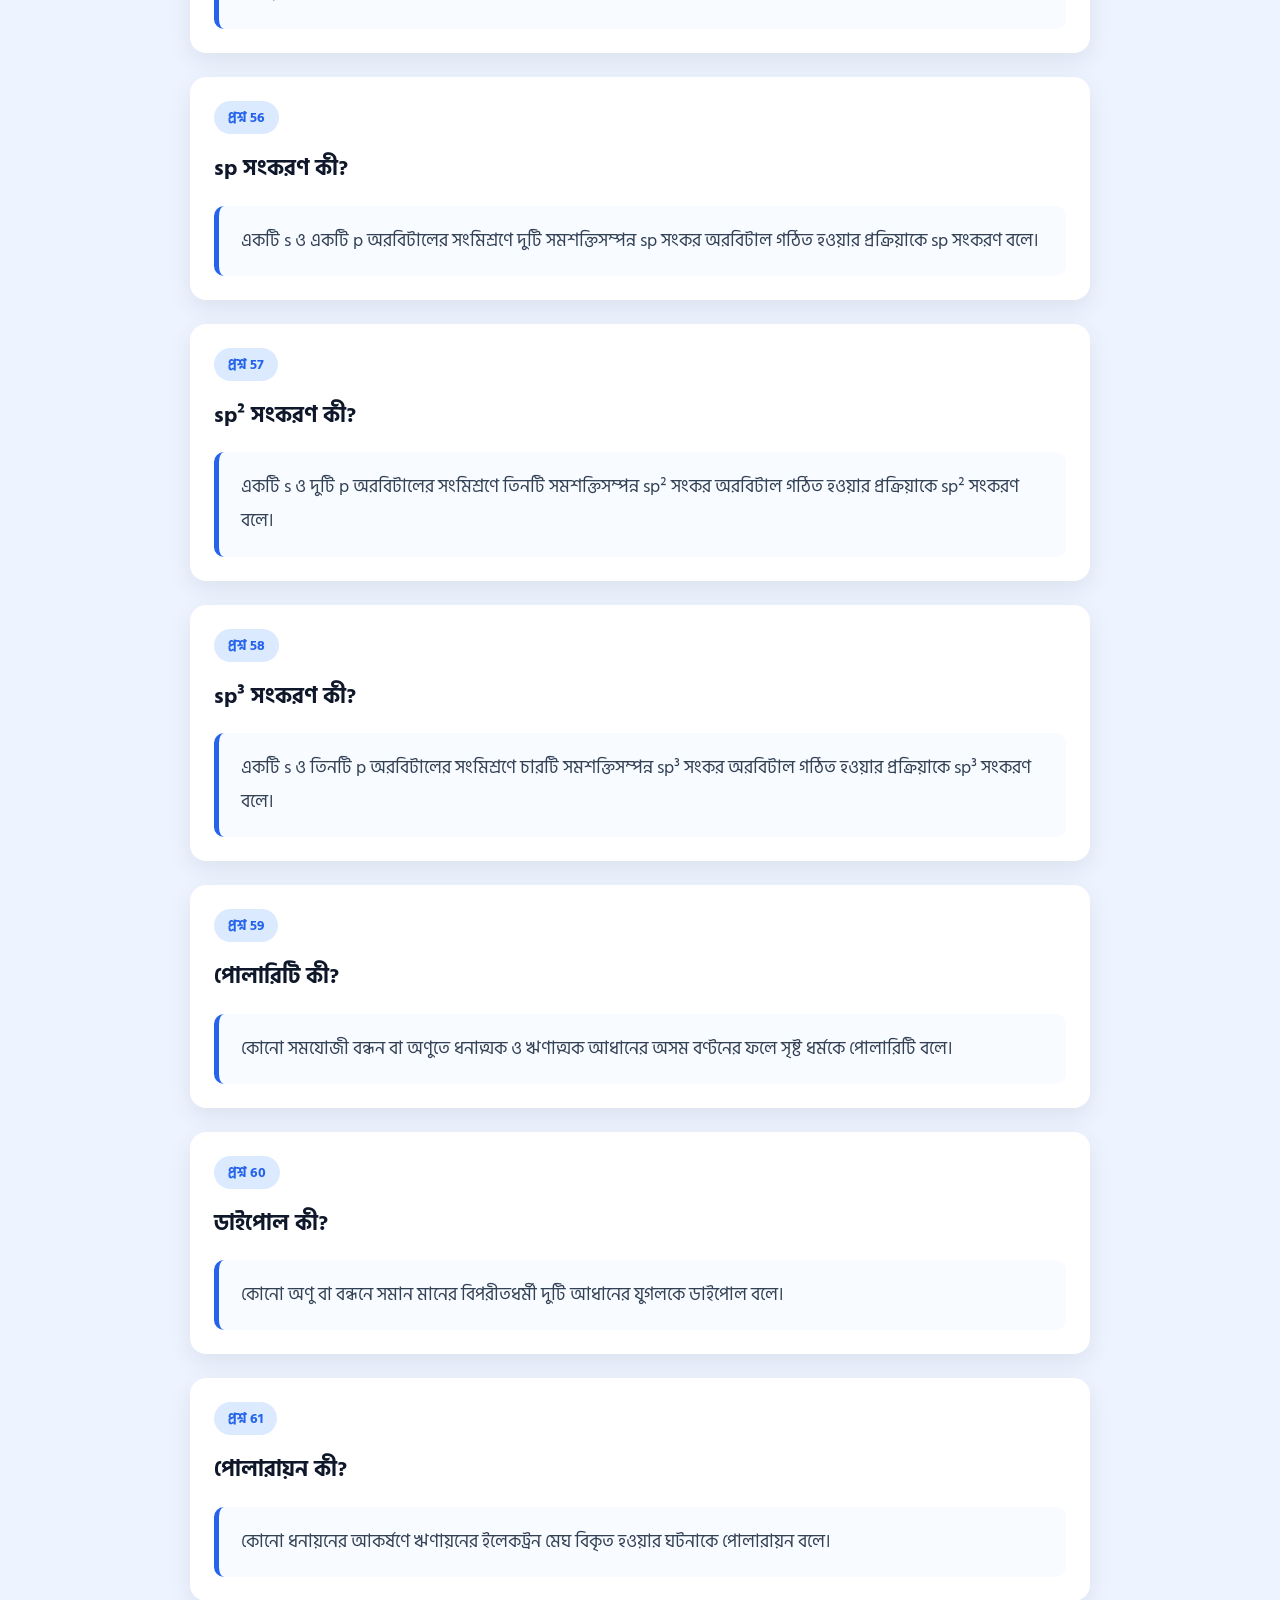
<file: Periodic Properties of Elements and Chemical Bonding/index.html>
<!DOCTYPE html>
<html lang="bn">

<head>

<meta charset="UTF-8">

<meta name="viewport"
content="width=device-width, initial-scale=1.0">

<title>৩য় অধ্যায় - মৌলের পর্যায়বৃত্ত ধর্ম ও রাসায়নিক বন্ধন</title>

<link rel="icon" type="image/png" href="/icon.png">

<link rel="preconnect"
href="https://fonts.googleapis.com">

<link rel="preconnect"
href="https://fonts.gstatic.com"
crossorigin>

<link href="https://fonts.googleapis.com/css2?family=Hind+Siliguri:wght@400;500;600;700&display=swap"
rel="stylesheet">

<link rel="stylesheet"
href="style.css">

</head>

<body>

<div class="container">

<header>

<h1>৩য় অধ্যায় - মৌলের পর্যায়বৃত্ত ধর্ম ও রাসায়নিক বন্ধন</h1>

<p>বোর্ড ও ভর্তি পরীক্ষার প্রস্তুতি</p>

</header>

<div class="filterArea">

<button
id="knowledgeBtn"
class="filterBtn active">

জ্ঞানমূলক

</button>

<button
id="understandingBtn"
class="filterBtn">

অনুধাবনমূলক

</button>

</div>

<div id="stats">

<span id="questionCount">
0 Questions
</span>

</div>

<div id="questionContainer"></div>

</div>

<script src="questions.js"></script>

<script src="script.js"></script>

</body>

</html>
</file>
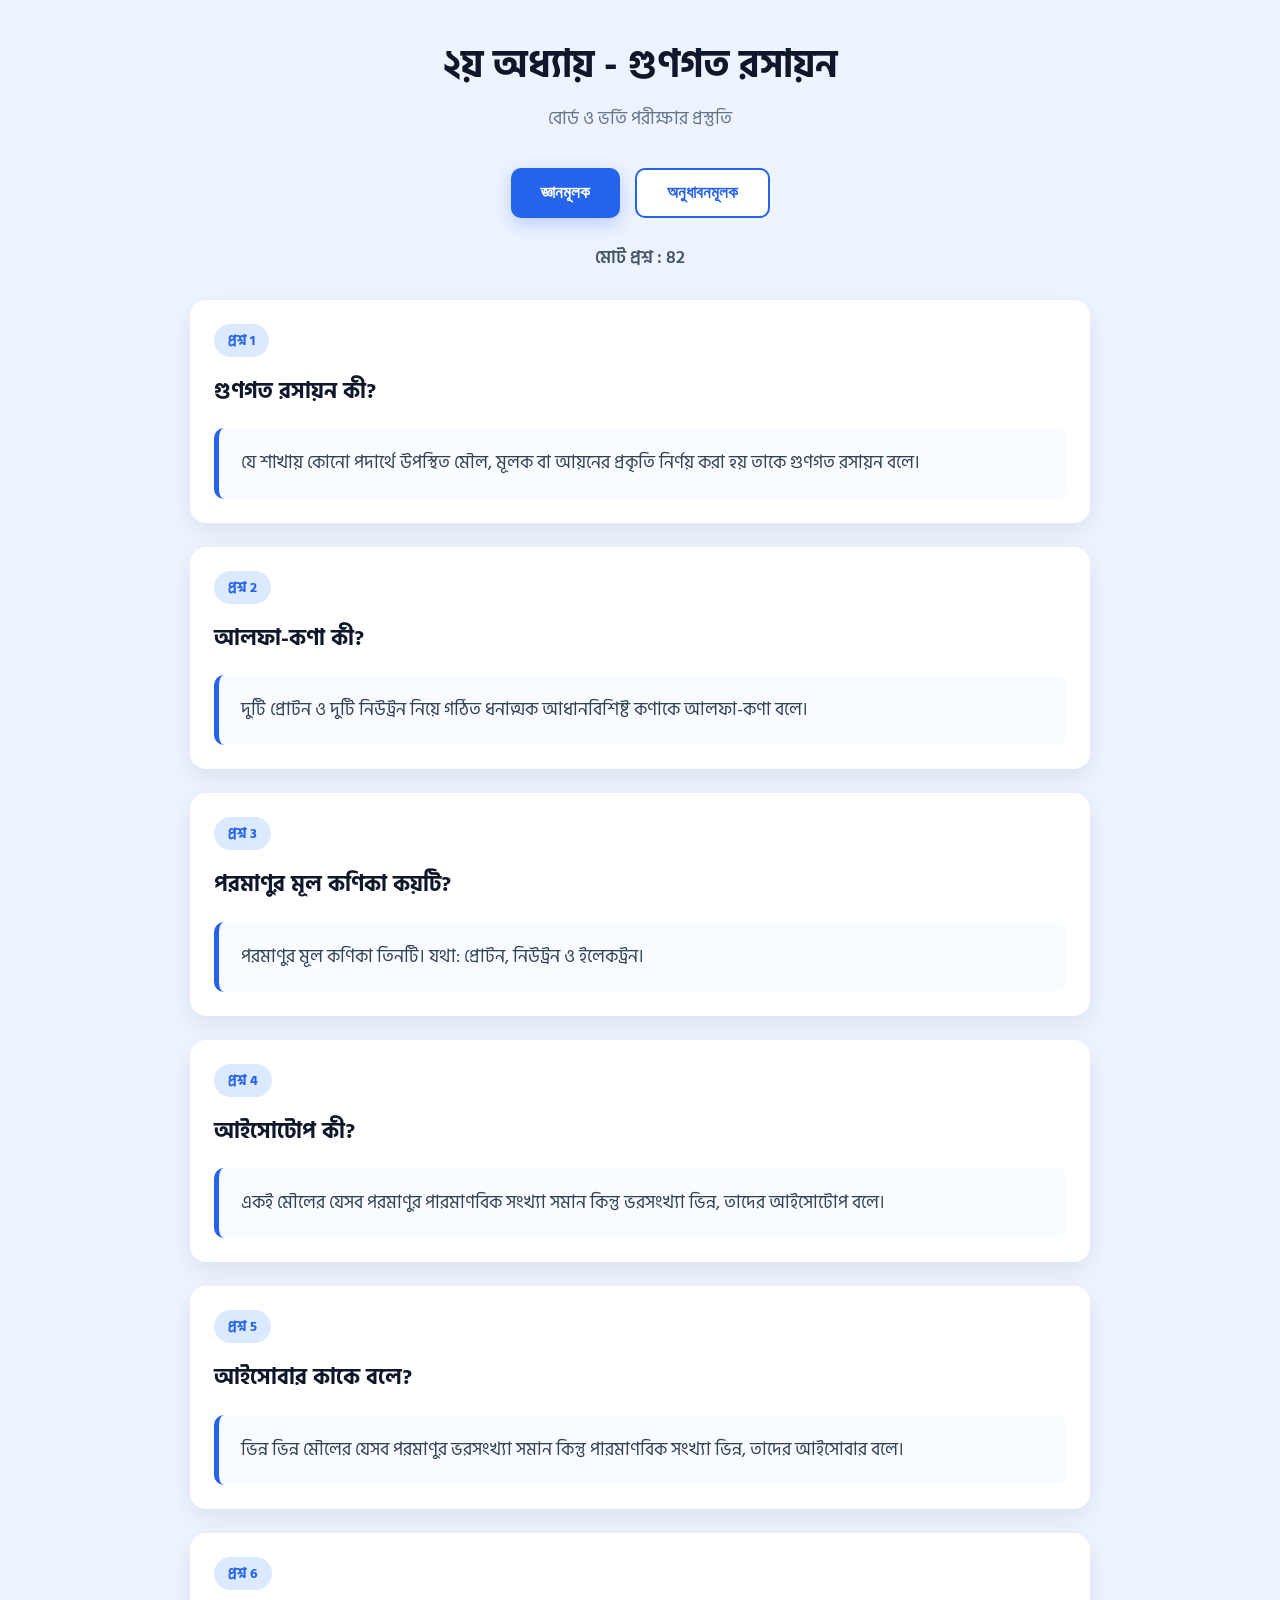
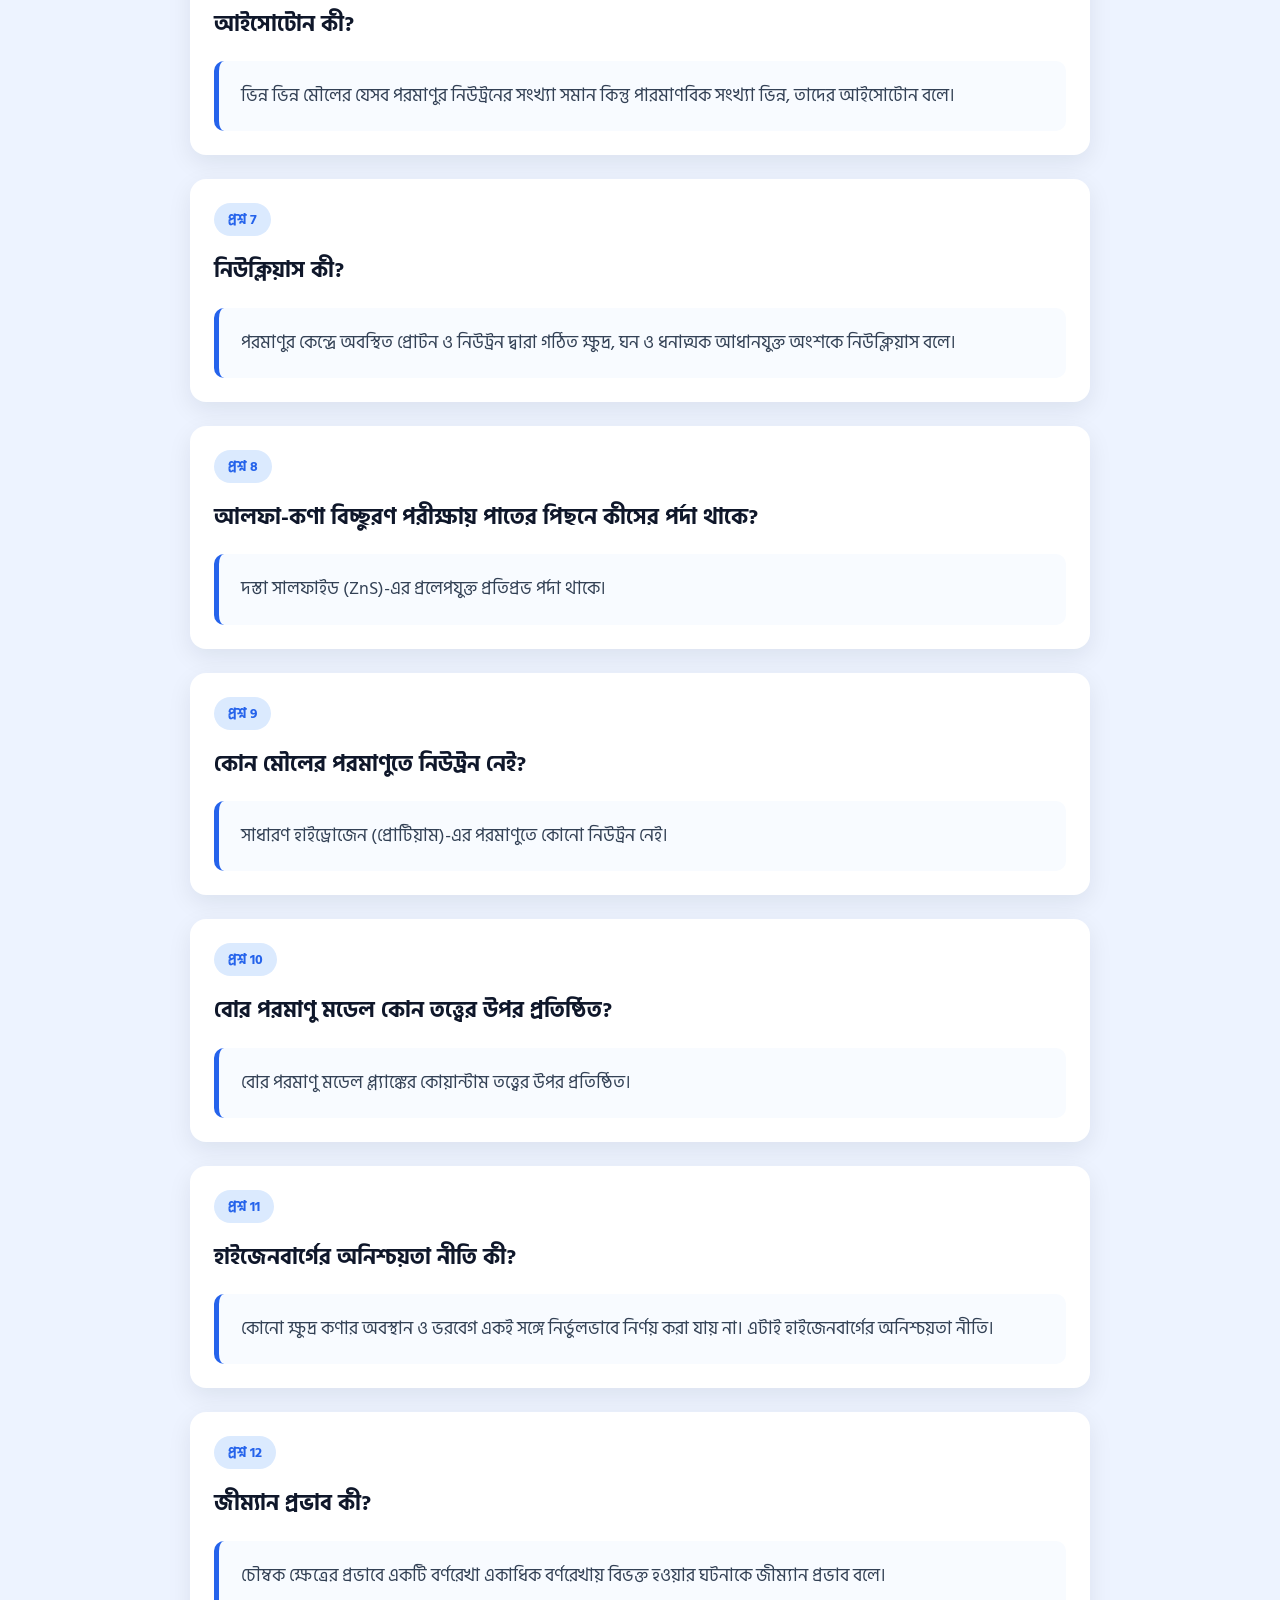
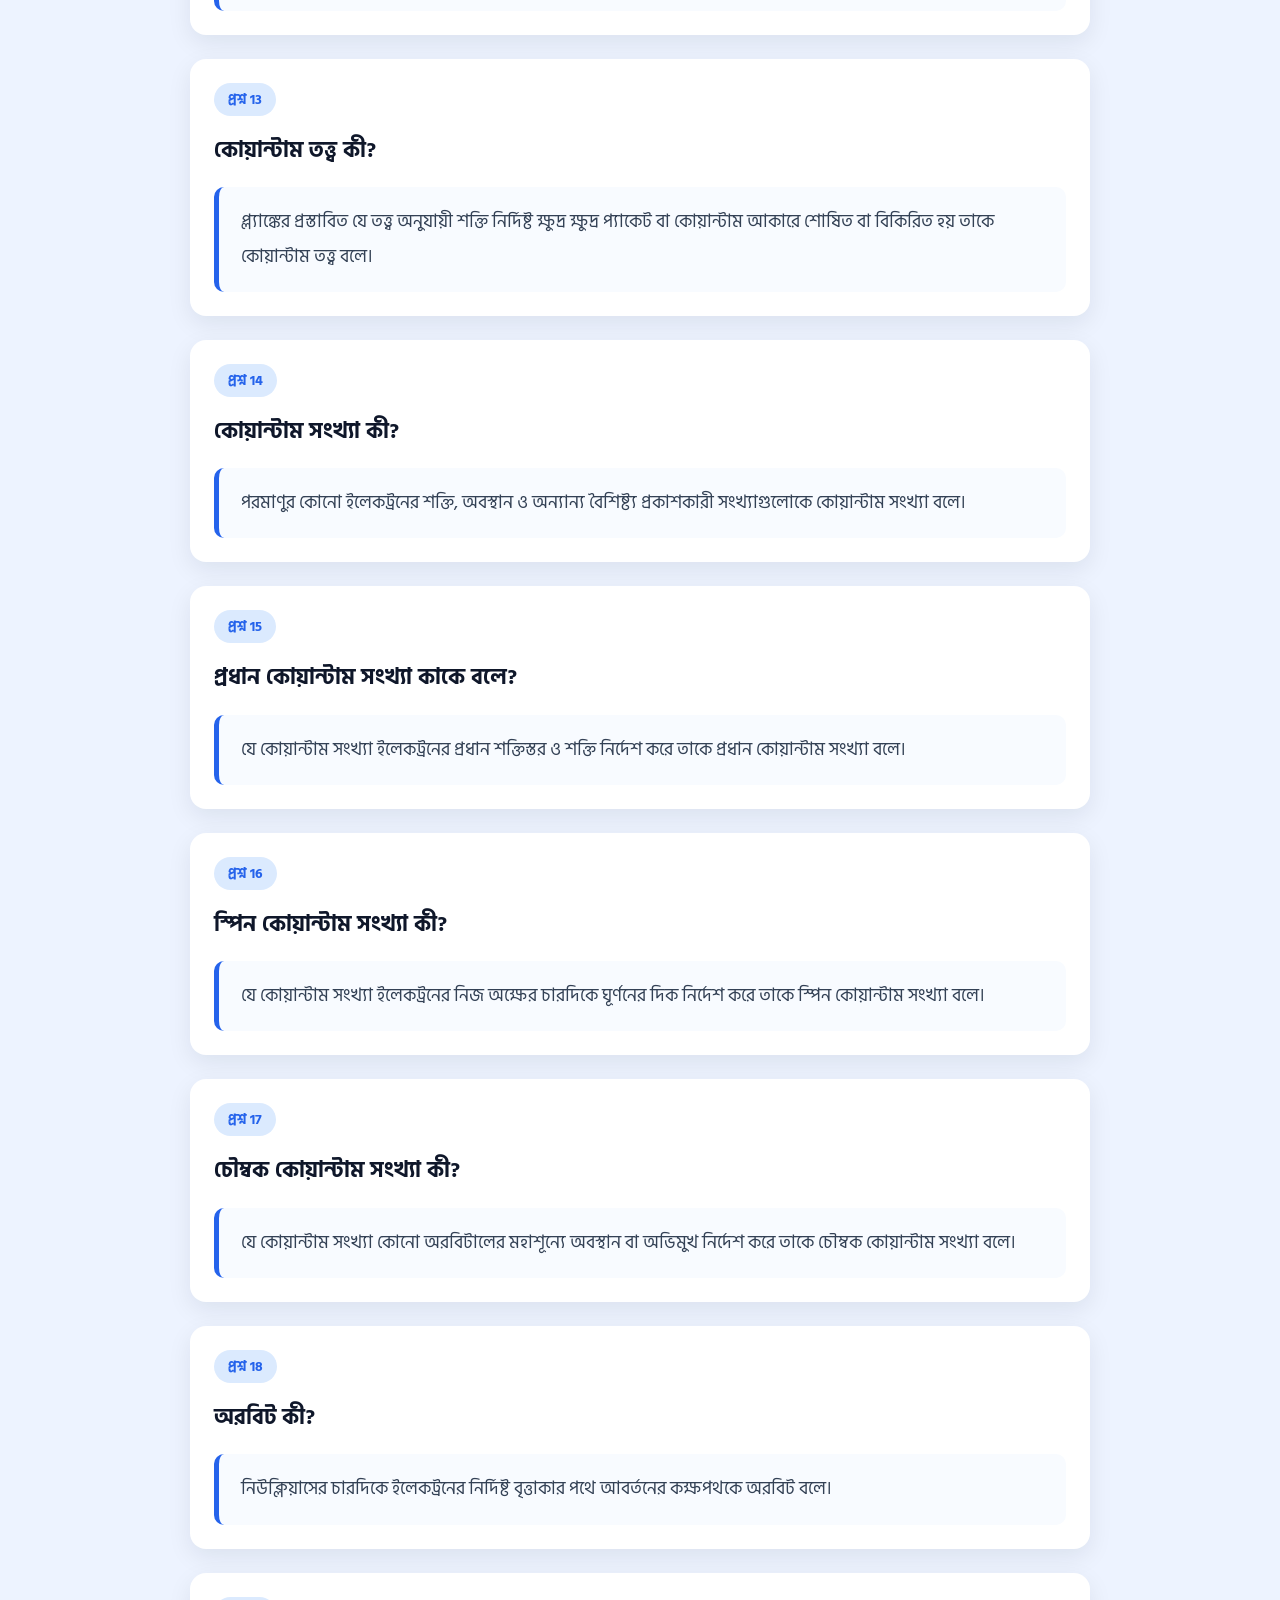
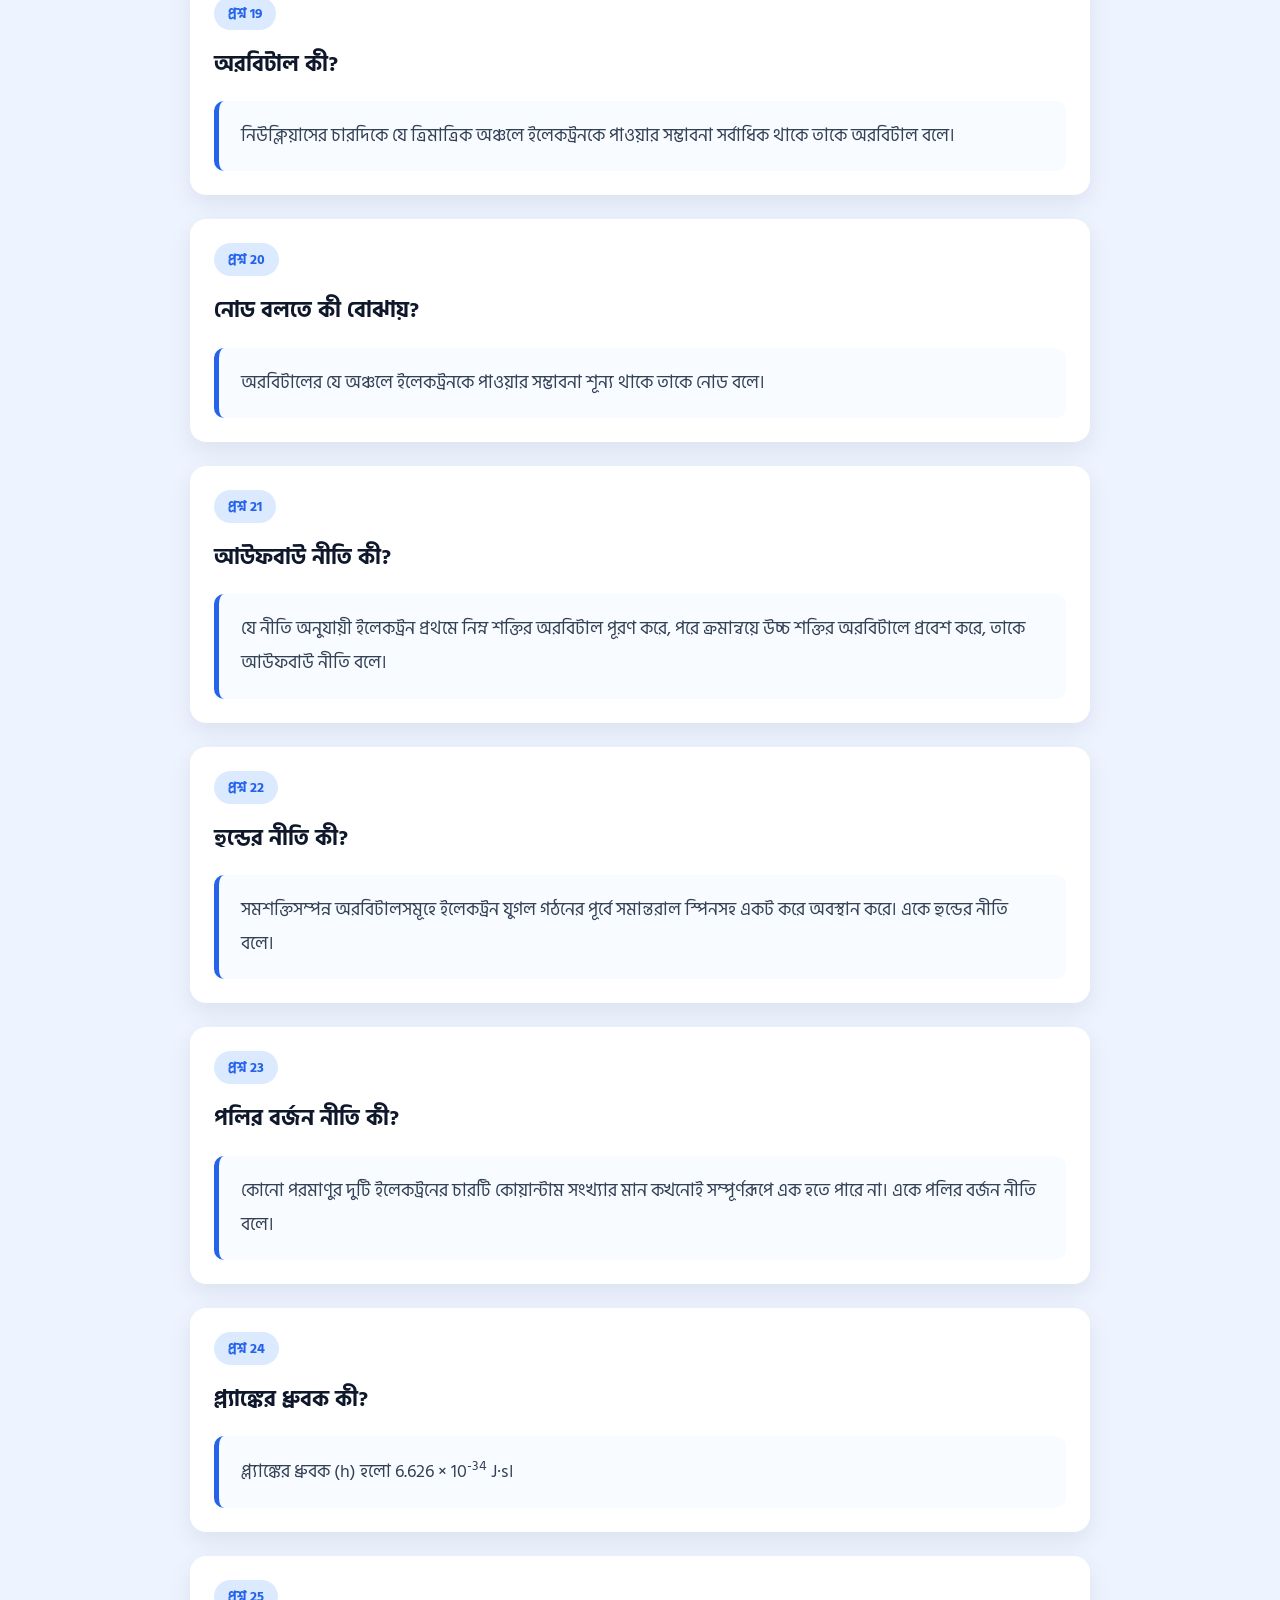
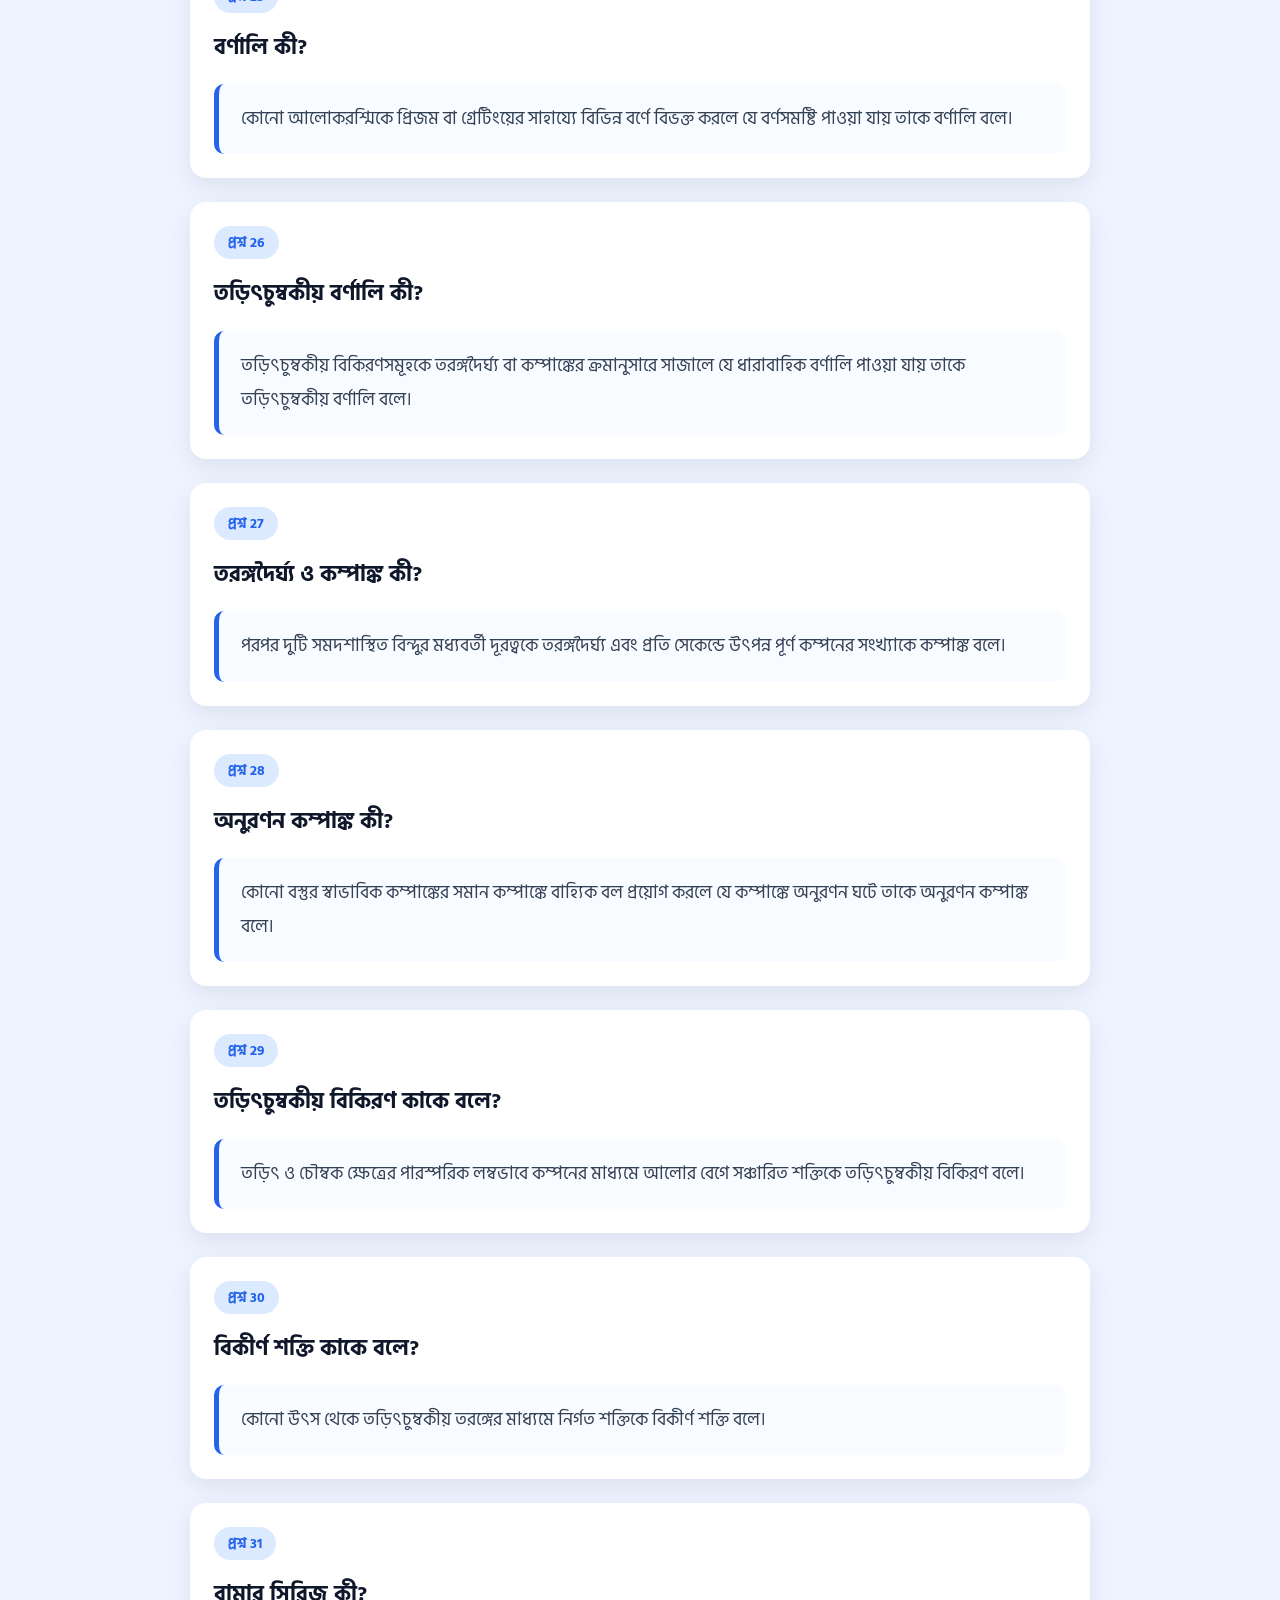
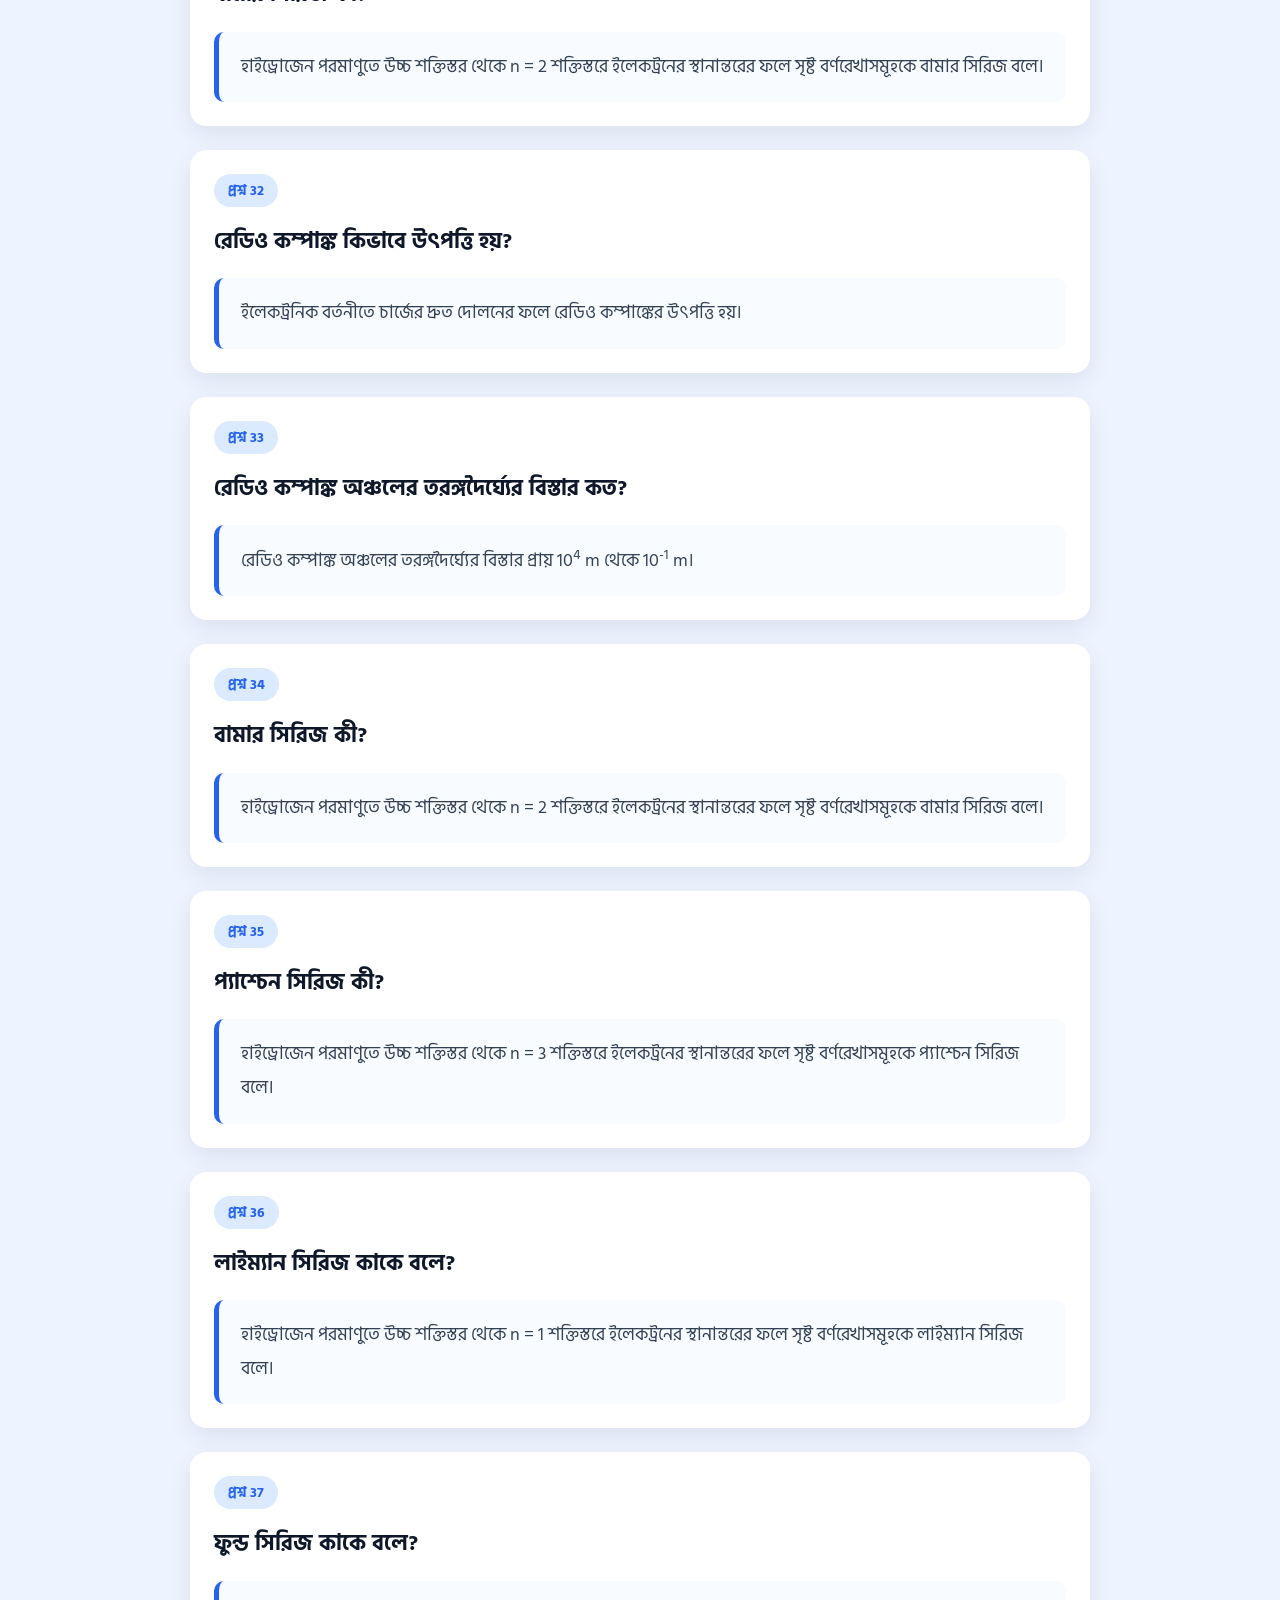
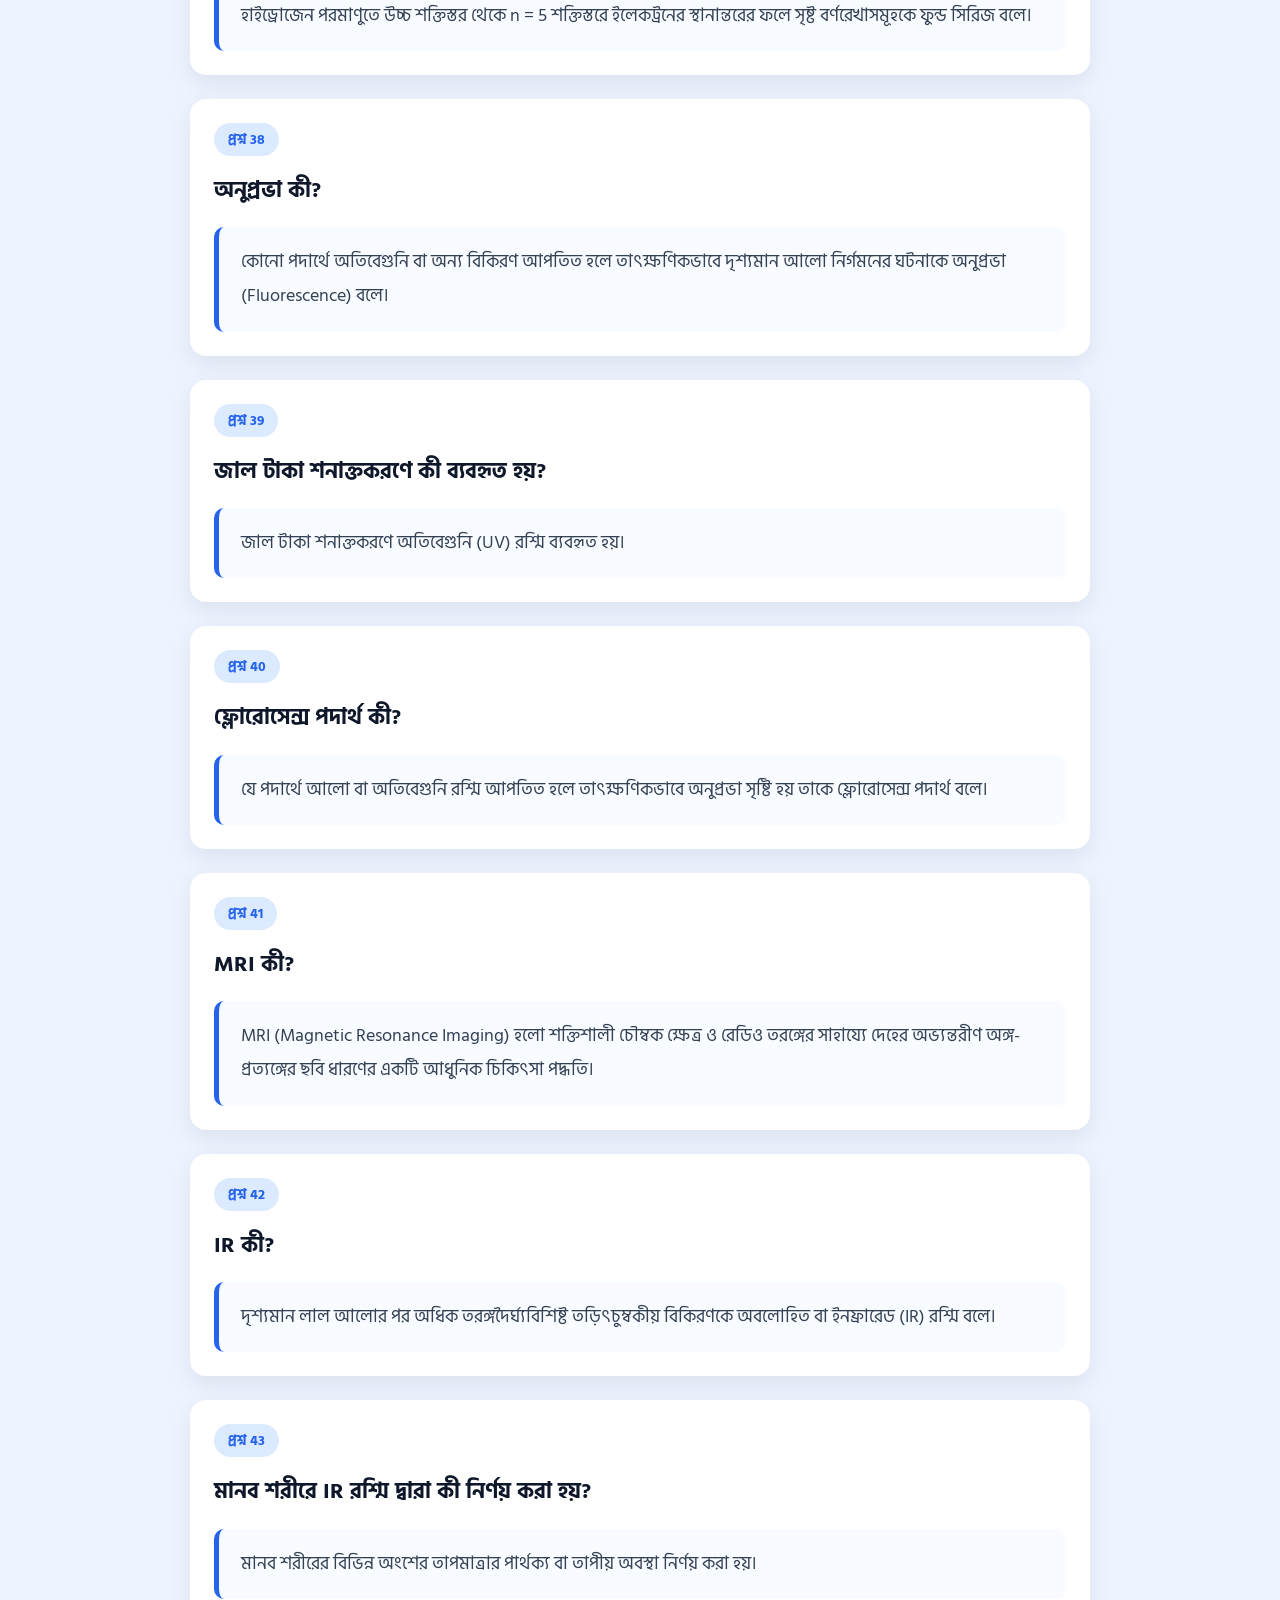
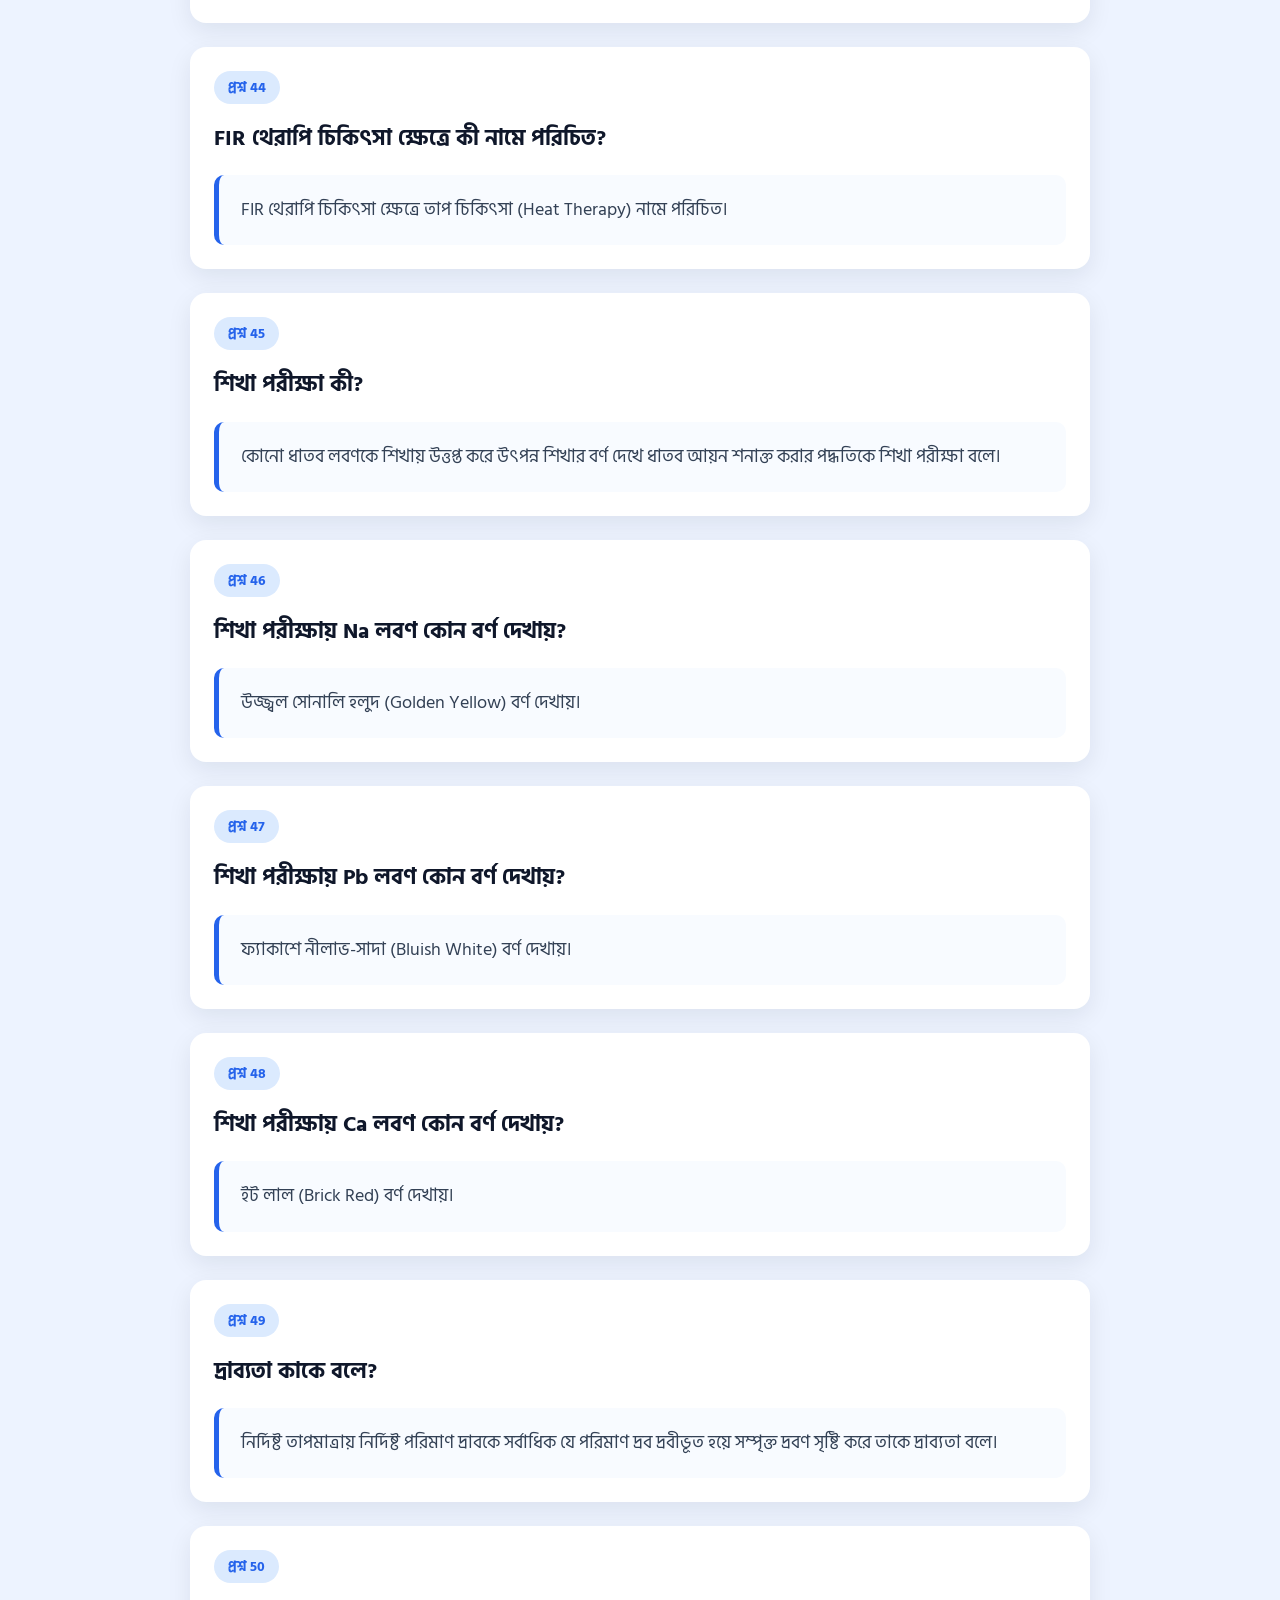
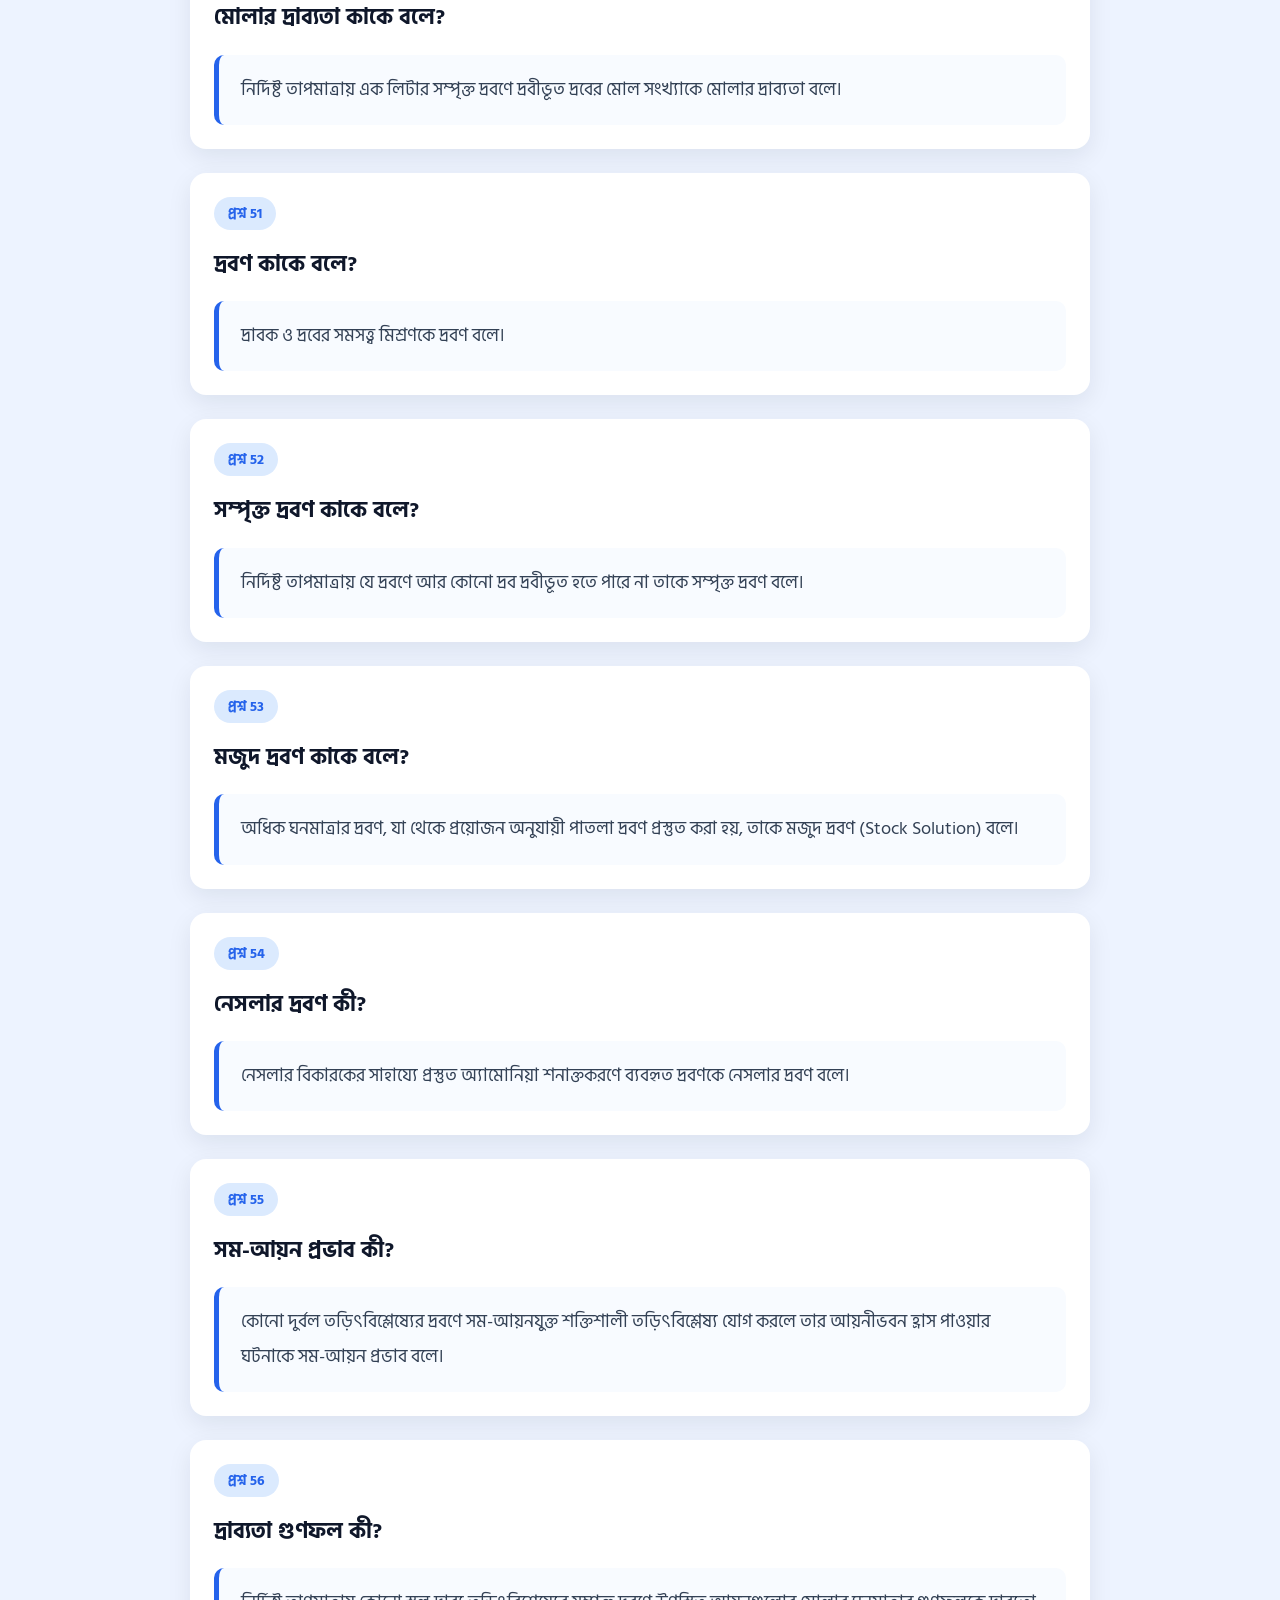
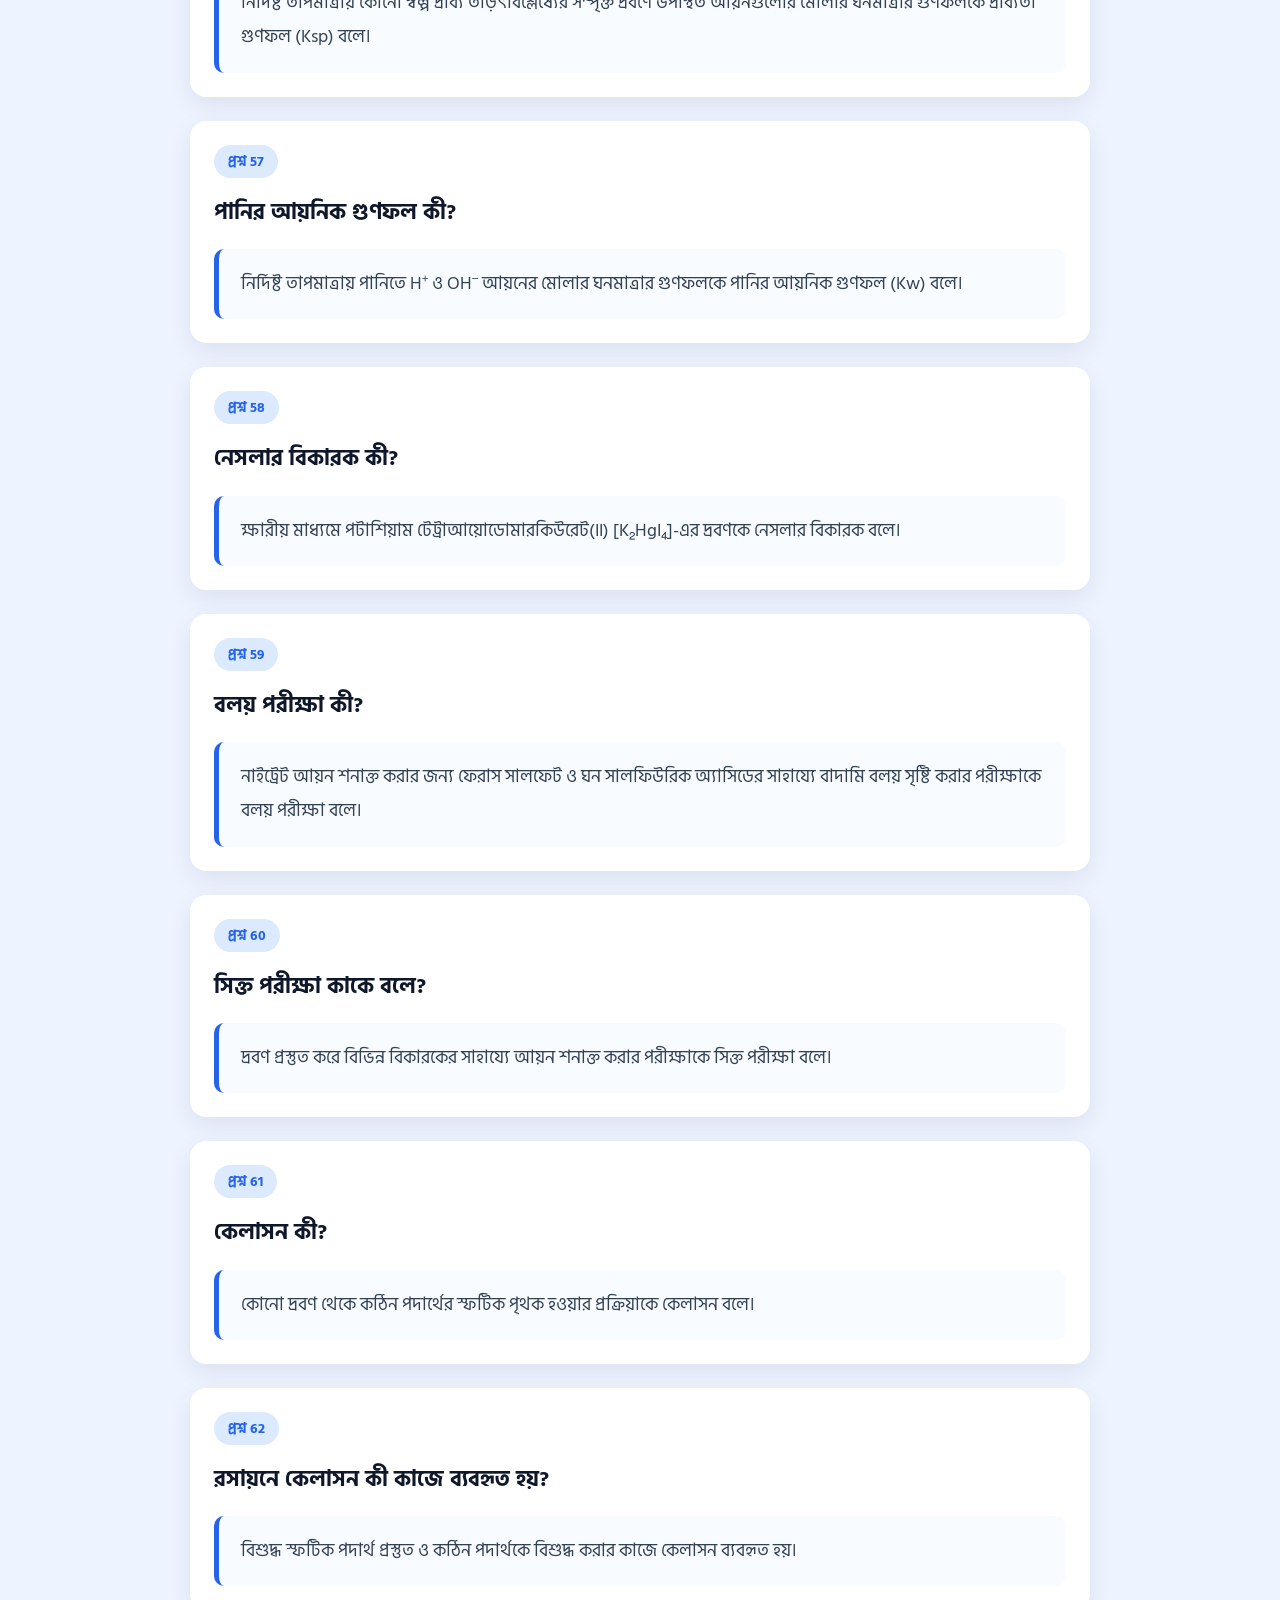
<file: Qualitative Chemistry/index.html>
<!DOCTYPE html>
<html lang="bn">

<head>

<meta charset="UTF-8">

<meta name="viewport"
content="width=device-width, initial-scale=1.0">

<title>২য় অধ্যায় - গুণগত রসায়ন</title>

<link rel="icon" type="image/png" href="/icon.png">

<link rel="preconnect"
href="https://fonts.googleapis.com">

<link rel="preconnect"
href="https://fonts.gstatic.com"
crossorigin>

<link href="https://fonts.googleapis.com/css2?family=Hind+Siliguri:wght@400;500;600;700&display=swap"
rel="stylesheet">

<link rel="stylesheet"
href="style.css">

</head>

<body>

<div class="container">

<header>

<h1>২য় অধ্যায় - গুণগত রসায়ন</h1>

<p>বোর্ড ও ভর্তি পরীক্ষার প্রস্তুতি</p>

</header>

<div class="filterArea">

<button
id="knowledgeBtn"
class="filterBtn active">

জ্ঞানমূলক

</button>

<button
id="understandingBtn"
class="filterBtn">

অনুধাবনমূলক

</button>

</div>

<div id="stats">

<span id="questionCount">
0 Questions
</span>

</div>

<div id="questionContainer"></div>

</div>

<script src="questions.js"></script>

<script src="script.js"></script>

</body>

</html>
</file>
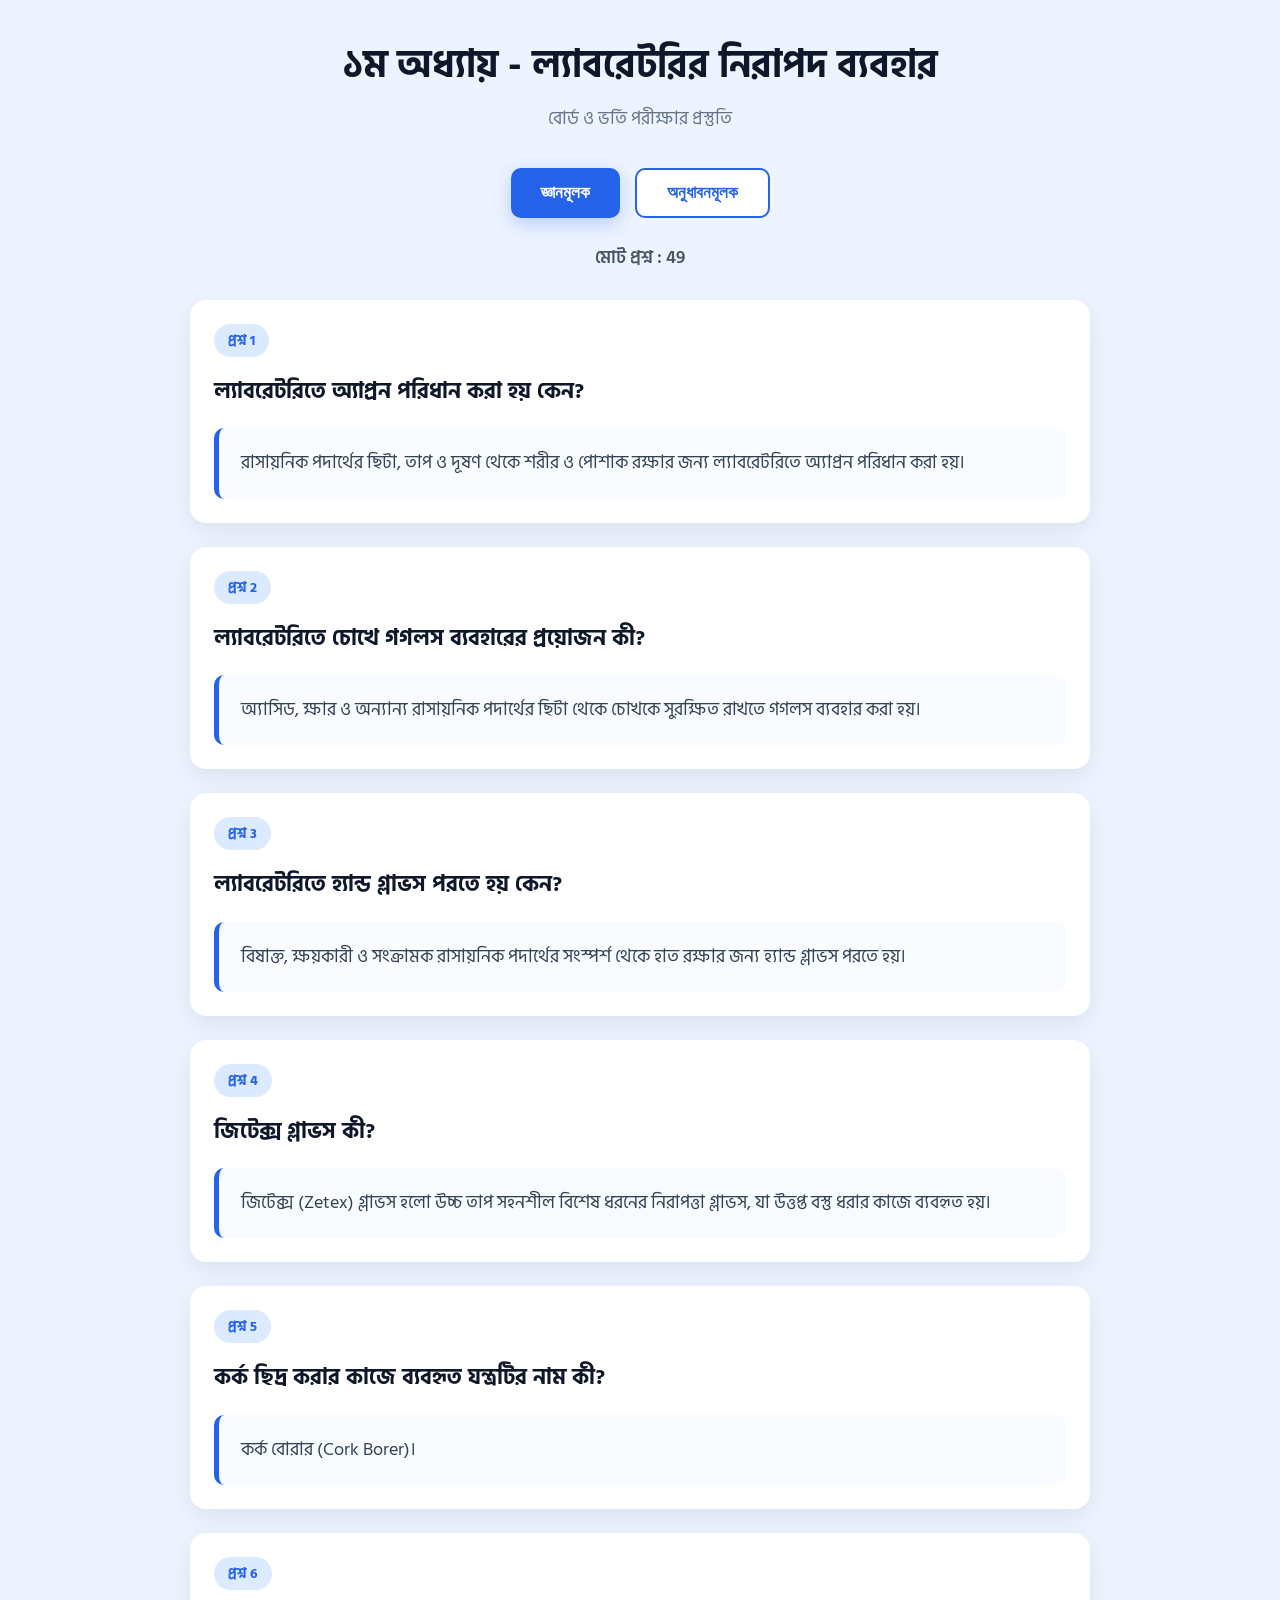
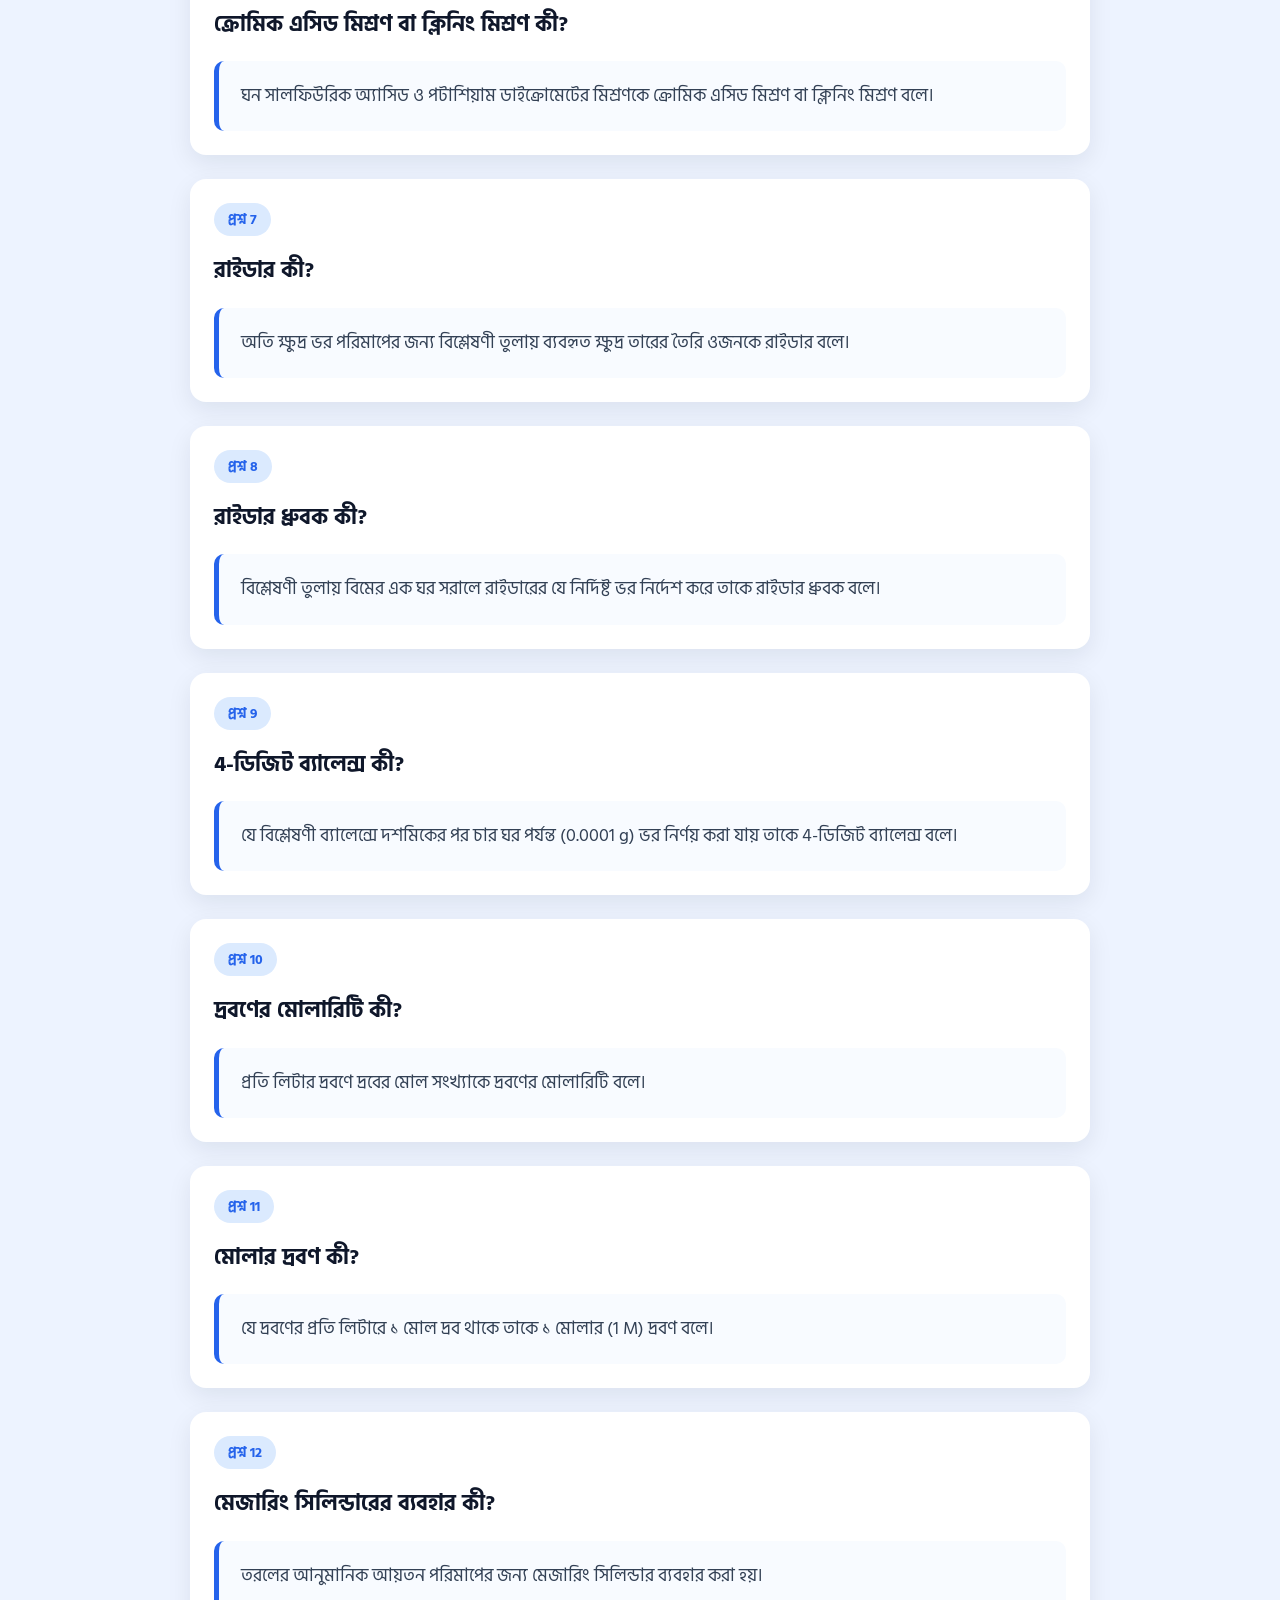
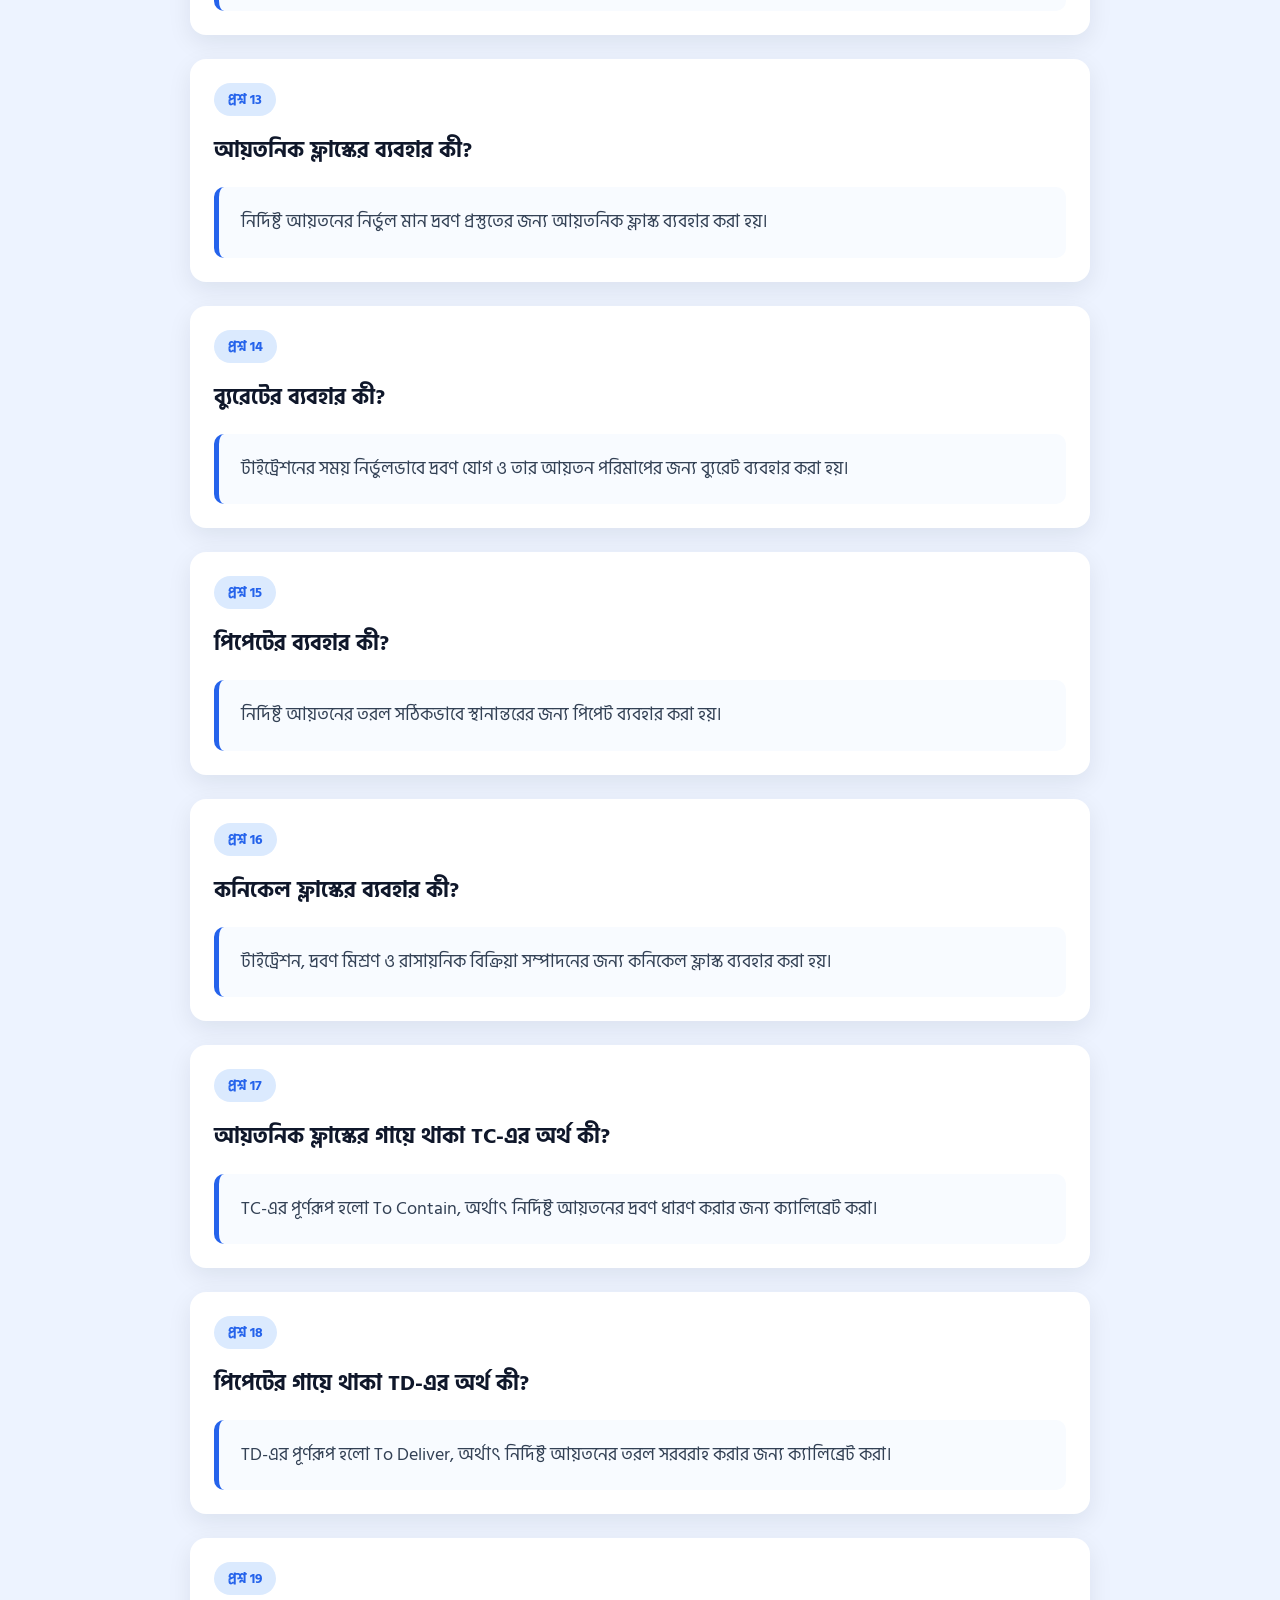
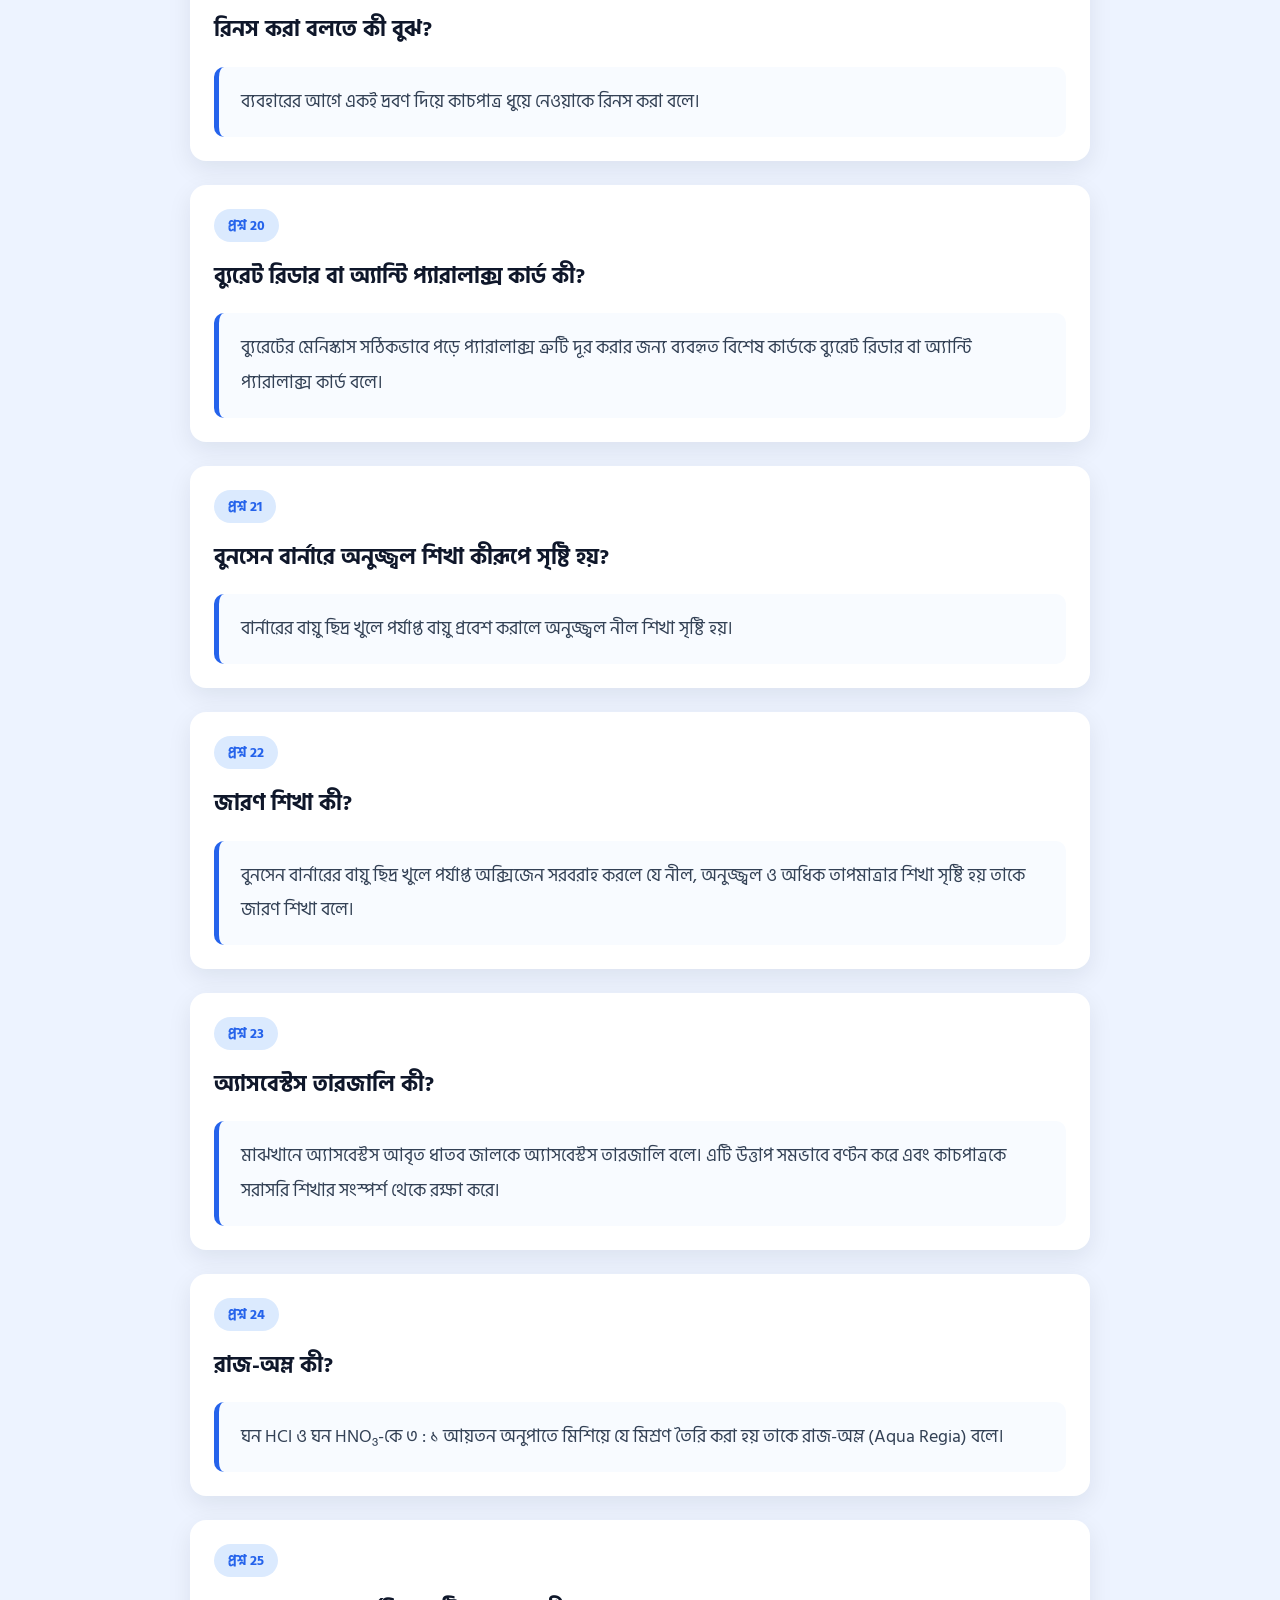
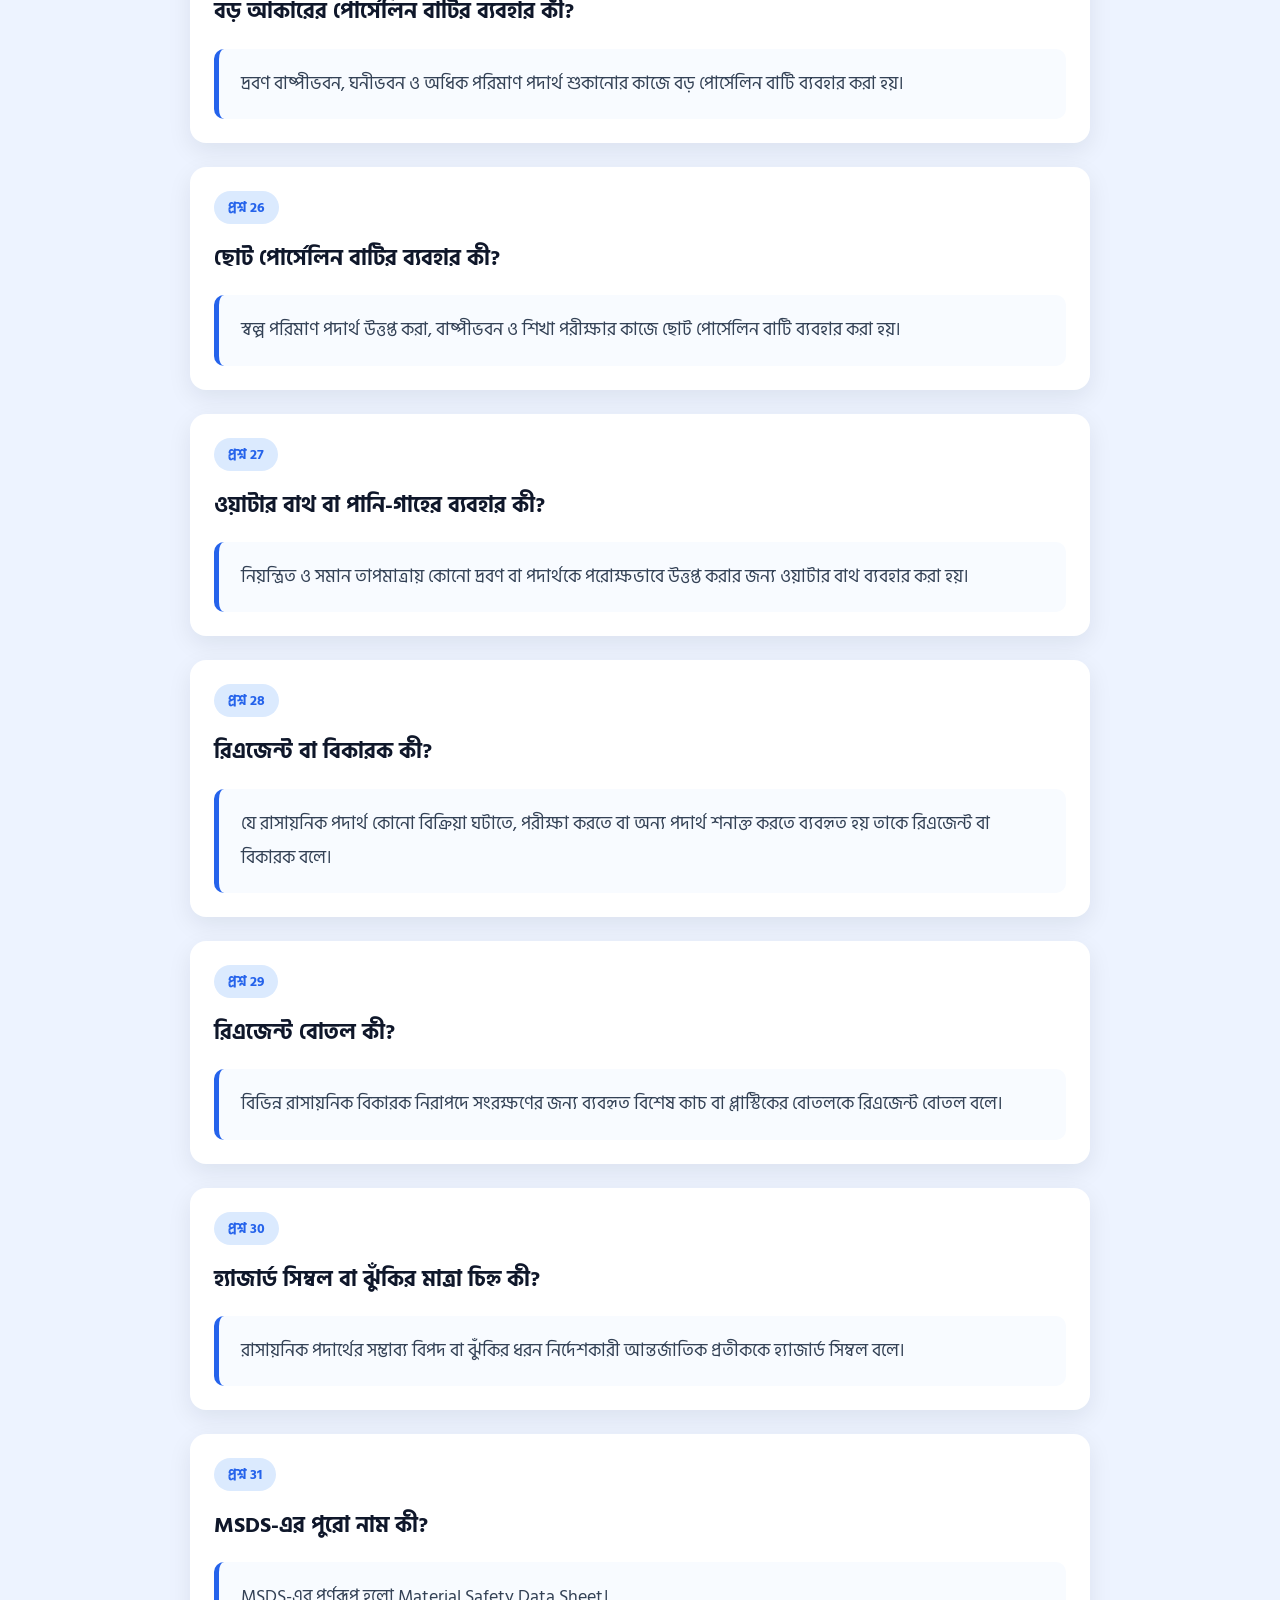
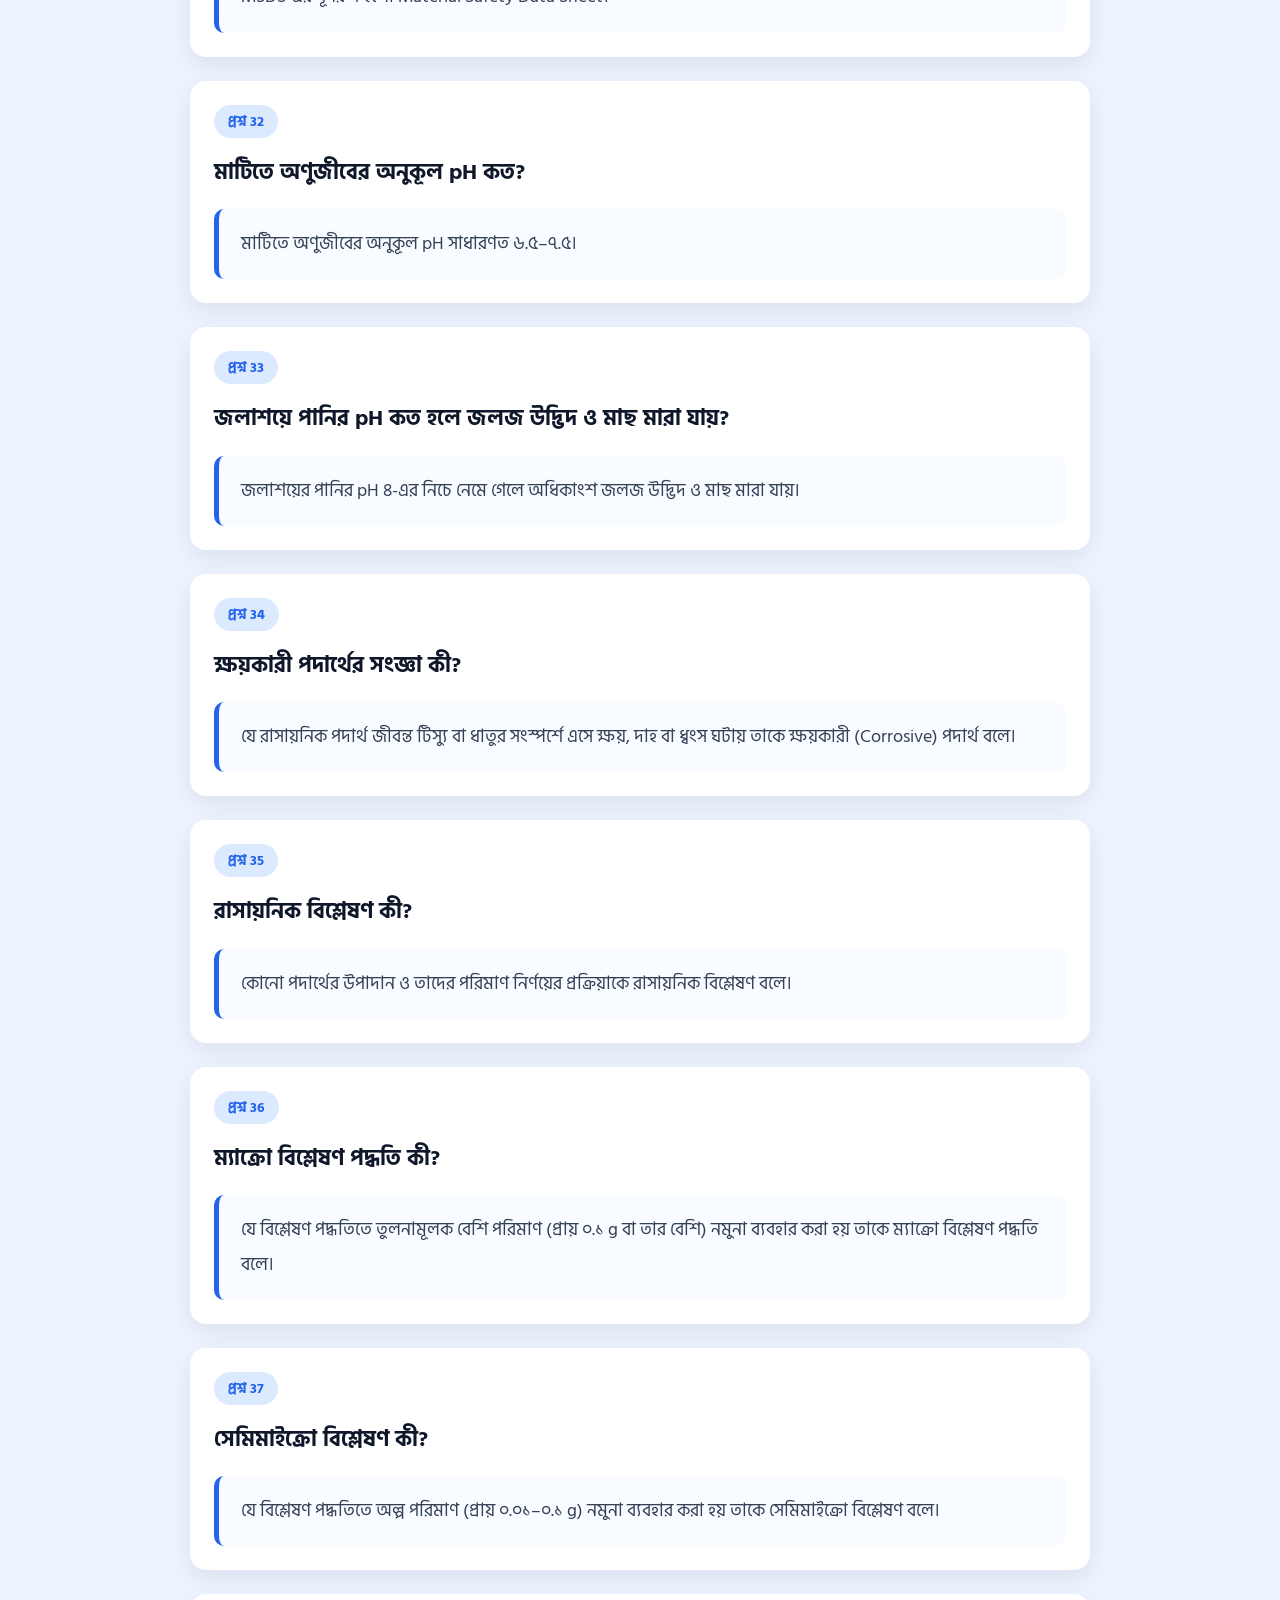
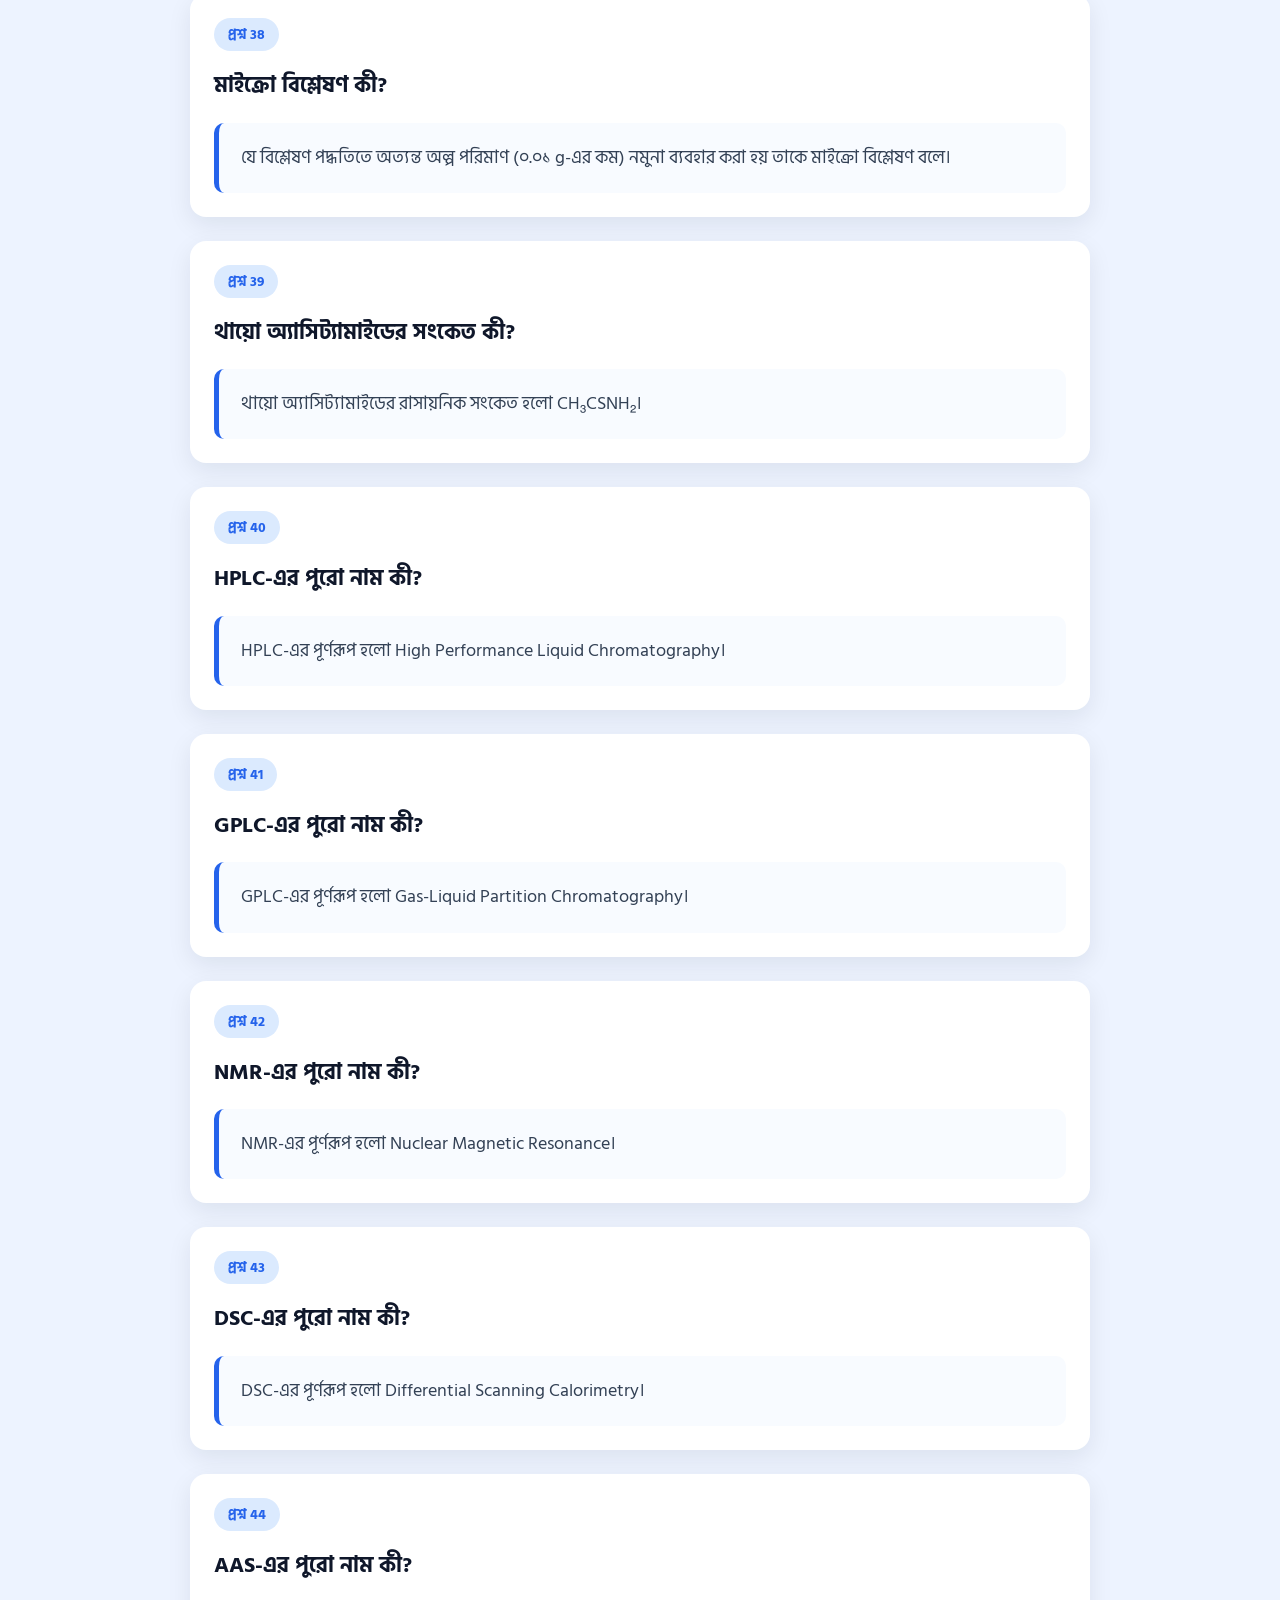
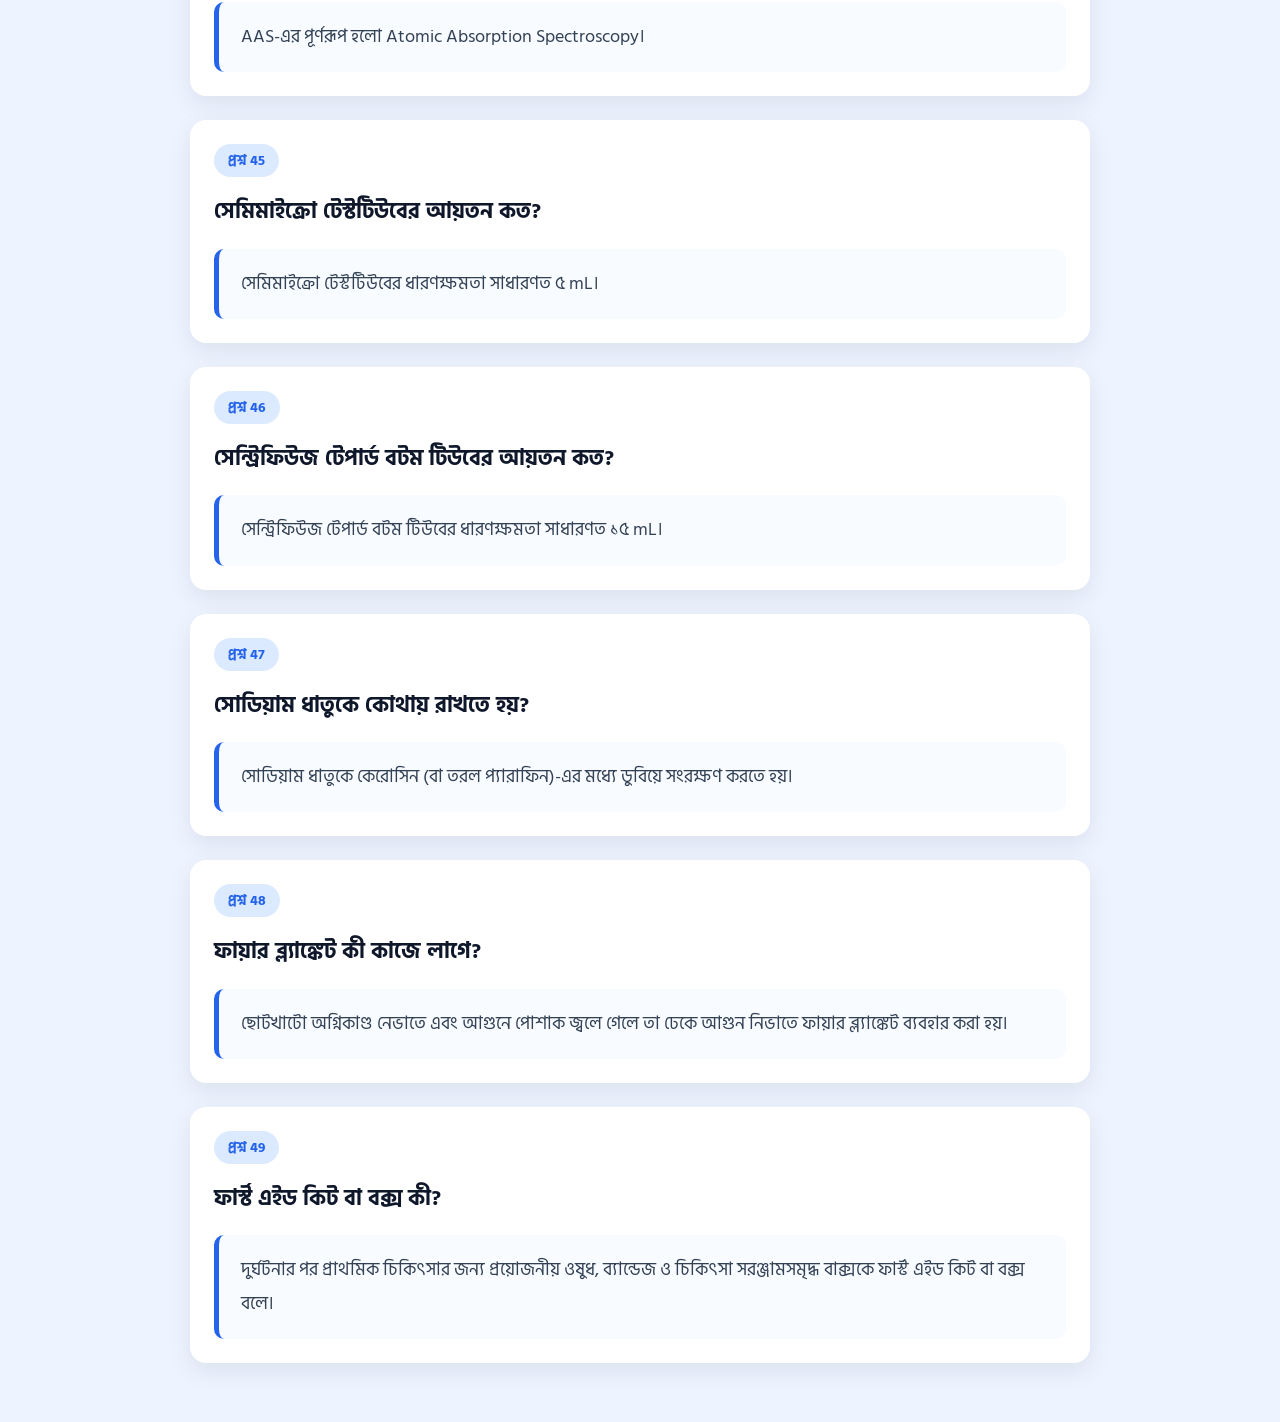
<file: Safe Use of Laboratory/index.html>
<!DOCTYPE html>
<html lang="bn">

<head>

<meta charset="UTF-8">

<meta name="viewport"
content="width=device-width, initial-scale=1.0">

<title>১ম অধ্যায় - ল্যাবরেটরির নিরাপদ ব্যবহার</title>

<link rel="icon" type="image/png" href="/icon.png">

<link rel="preconnect"
href="https://fonts.googleapis.com">

<link rel="preconnect"
href="https://fonts.gstatic.com"
crossorigin>

<link href="https://fonts.googleapis.com/css2?family=Hind+Siliguri:wght@400;500;600;700&display=swap"
rel="stylesheet">

<link rel="stylesheet"
href="style.css">

</head>

<body>

<div class="container">

<header>

<h1>১ম অধ্যায় - ল্যাবরেটরির নিরাপদ ব্যবহার</h1>

<p>বোর্ড ও ভর্তি পরীক্ষার প্রস্তুতি</p>

</header>

<div class="filterArea">

<button
id="knowledgeBtn"
class="filterBtn active">

জ্ঞানমূলক

</button>

<button
id="understandingBtn"
class="filterBtn">

অনুধাবনমূলক

</button>

</div>

<div id="stats">

<span id="questionCount">
0 Questions
</span>

</div>

<div id="questionContainer"></div>

</div>

<script src="questions.js"></script>

<script src="script.js"></script>

</body>

</html>
</file>
<file: Application Oriented Chemistry/style.css>
*{
    margin:0;
    padding:0;
    box-sizing:border-box;
}

body{
    font-family:'Hind Siliguri',sans-serif;
    background:#edf3ff;
    color:#1e293b;
    padding:35px 15px;
}

.container{
    max-width:900px;
    margin:auto;
}

header{
    text-align:center;
    margin-bottom:35px;
}

header h1{
    font-size:38px;
    font-weight:700;
    color:#0f172a;
}

header p{
    margin-top:8px;
    font-size:18px;
    color:#64748b;
}

/* ===========================
   Filter Buttons
=========================== */

.filterArea{
    display:flex;
    justify-content:center;
    gap:15px;
    margin-bottom:25px;
    flex-wrap:wrap;
}

.filterBtn{
    padding:13px 30px;
    font-size:17px;
    font-weight:700;
    border:none;
    border-radius:10px;
    cursor:pointer;
    transition:.25s;
}

.filterBtn.active{
    background:#2563eb;
    color:#fff;
    box-shadow:0 6px 18px rgba(37,99,235,.25);
}

.filterBtn:not(.active){
    background:#fff;
    color:#2563eb;
    border:2px solid #2563eb;
}

.filterBtn:hover{
    transform:translateY(-2px);
}

/* ===========================
   Statistics
=========================== */

#stats{
    text-align:center;
    margin-bottom:28px;
    font-size:18px;
    font-weight:600;
    color:#475569;
}

/* ===========================
   Question Card
=========================== */

.questionCard{
    background:#fff;
    border-radius:16px;
    padding:24px;
    margin-bottom:24px;
    box-shadow:0 8px 24px rgba(15,23,42,.08);
    transition:.25s;
    animation:fade .3s ease;
}

.questionCard:hover{
    transform:translateY(-3px);
}

/* ===========================
   Question Number
=========================== */

.questionNumber{
    display:inline-block;
    padding:5px 14px;
    margin-bottom:16px;
    background:#dbeafe;
    color:#2563eb;
    border-radius:30px;
    font-size:14px;
    font-weight:700;
}

/* ===========================
   Question
=========================== */

.question{
    font-size:22px;
    font-weight:700;
    line-height:1.7;
    color:#0f172a;
}

/* ===========================
   Answer
=========================== */

.answer{
    margin-top:18px;
    padding:18px 22px;
    background:#f8fbff;
    border-left:5px solid #2563eb;
    border-radius:10px;
    font-size:18px;
    line-height:1.9;
    color:#334155;
}

.answer p{
    margin-bottom:10px;
}

.answer p:last-child{
    margin-bottom:0;
}

.answer ul,
.answer ol{
    margin:12px 0 12px 25px;
}

.answer li{
    margin-bottom:6px;
}

.answer table{
    width:100%;
    border-collapse:collapse;
    margin-top:15px;
}

.answer th,
.answer td{
    border:1px solid #dbe4ff;
    padding:10px;
    text-align:left;
}

.answer th{
    background:#eef4ff;
}

.answer b{
    color:#1d4ed8;
}

.answer sub,
.answer sup{
    font-size:75%;
}

/* ===========================
   Animation
=========================== */

@keyframes fade{

    from{
        opacity:0;
        transform:translateY(10px);
    }

    to{
        opacity:1;
        transform:translateY(0);
    }

}

/* ===========================
   Responsive
=========================== */

@media (max-width:700px){

    body{
        padding:20px 12px;
    }

    header h1{
        font-size:30px;
    }

    header p{
        font-size:16px;
    }

    .filterBtn{
        width:100%;
    }

    .question{
        font-size:19px;
    }

    .answer{
        font-size:17px;
        padding:16px 18px;
    }

}
</file>
<file: Chemical Changes/style.css>
*{
    margin:0;
    padding:0;
    box-sizing:border-box;
}

body{
    font-family:'Hind Siliguri',sans-serif;
    background:#edf3ff;
    color:#1e293b;
    padding:35px 15px;
}

.container{
    max-width:900px;
    margin:auto;
}

header{
    text-align:center;
    margin-bottom:35px;
}

header h1{
    font-size:38px;
    font-weight:700;
    color:#0f172a;
}

header p{
    margin-top:8px;
    font-size:18px;
    color:#64748b;
}

/* ===========================
   Filter Buttons
=========================== */

.filterArea{
    display:flex;
    justify-content:center;
    gap:15px;
    margin-bottom:25px;
    flex-wrap:wrap;
}

.filterBtn{
    padding:13px 30px;
    font-size:17px;
    font-weight:700;
    border:none;
    border-radius:10px;
    cursor:pointer;
    transition:.25s;
}

.filterBtn.active{
    background:#2563eb;
    color:#fff;
    box-shadow:0 6px 18px rgba(37,99,235,.25);
}

.filterBtn:not(.active){
    background:#fff;
    color:#2563eb;
    border:2px solid #2563eb;
}

.filterBtn:hover{
    transform:translateY(-2px);
}

/* ===========================
   Statistics
=========================== */

#stats{
    text-align:center;
    margin-bottom:28px;
    font-size:18px;
    font-weight:600;
    color:#475569;
}

/* ===========================
   Question Card
=========================== */

.questionCard{
    background:#fff;
    border-radius:16px;
    padding:24px;
    margin-bottom:24px;
    box-shadow:0 8px 24px rgba(15,23,42,.08);
    transition:.25s;
    animation:fade .3s ease;
}

.questionCard:hover{
    transform:translateY(-3px);
}

/* ===========================
   Question Number
=========================== */

.questionNumber{
    display:inline-block;
    padding:5px 14px;
    margin-bottom:16px;
    background:#dbeafe;
    color:#2563eb;
    border-radius:30px;
    font-size:14px;
    font-weight:700;
}

/* ===========================
   Question
=========================== */

.question{
    font-size:22px;
    font-weight:700;
    line-height:1.7;
    color:#0f172a;
}

/* ===========================
   Answer
=========================== */

.answer{
    margin-top:18px;
    padding:18px 22px;
    background:#f8fbff;
    border-left:5px solid #2563eb;
    border-radius:10px;
    font-size:18px;
    line-height:1.9;
    color:#334155;
}

.answer p{
    margin-bottom:10px;
}

.answer p:last-child{
    margin-bottom:0;
}

.answer ul,
.answer ol{
    margin:12px 0 12px 25px;
}

.answer li{
    margin-bottom:6px;
}

.answer table{
    width:100%;
    border-collapse:collapse;
    margin-top:15px;
}

.answer th,
.answer td{
    border:1px solid #dbe4ff;
    padding:10px;
    text-align:left;
}

.answer th{
    background:#eef4ff;
}

.answer b{
    color:#1d4ed8;
}

.answer sub,
.answer sup{
    font-size:75%;
}

/* ===========================
   Animation
=========================== */

@keyframes fade{

    from{
        opacity:0;
        transform:translateY(10px);
    }

    to{
        opacity:1;
        transform:translateY(0);
    }

}

/* ===========================
   Responsive
=========================== */

@media (max-width:700px){

    body{
        padding:20px 12px;
    }

    header h1{
        font-size:30px;
    }

    header p{
        font-size:16px;
    }

    .filterBtn{
        width:100%;
    }

    .question{
        font-size:19px;
    }

    .answer{
        font-size:17px;
        padding:16px 18px;
    }

}
</file>
<file: Periodic Properties of Elements and Chemical Bonding/style.css>
*{
    margin:0;
    padding:0;
    box-sizing:border-box;
}

body{
    font-family:'Hind Siliguri',sans-serif;
    background:#edf3ff;
    color:#1e293b;
    padding:35px 15px;
}

.container{
    max-width:900px;
    margin:auto;
}

header{
    text-align:center;
    margin-bottom:35px;
}

header h1{
    font-size:38px;
    font-weight:700;
    color:#0f172a;
}

header p{
    margin-top:8px;
    font-size:18px;
    color:#64748b;
}

/* ===========================
   Filter Buttons
=========================== */

.filterArea{
    display:flex;
    justify-content:center;
    gap:15px;
    margin-bottom:25px;
    flex-wrap:wrap;
}

.filterBtn{
    padding:13px 30px;
    font-size:17px;
    font-weight:700;
    border:none;
    border-radius:10px;
    cursor:pointer;
    transition:.25s;
}

.filterBtn.active{
    background:#2563eb;
    color:#fff;
    box-shadow:0 6px 18px rgba(37,99,235,.25);
}

.filterBtn:not(.active){
    background:#fff;
    color:#2563eb;
    border:2px solid #2563eb;
}

.filterBtn:hover{
    transform:translateY(-2px);
}

/* ===========================
   Statistics
=========================== */

#stats{
    text-align:center;
    margin-bottom:28px;
    font-size:18px;
    font-weight:600;
    color:#475569;
}

/* ===========================
   Question Card
=========================== */

.questionCard{
    background:#fff;
    border-radius:16px;
    padding:24px;
    margin-bottom:24px;
    box-shadow:0 8px 24px rgba(15,23,42,.08);
    transition:.25s;
    animation:fade .3s ease;
}

.questionCard:hover{
    transform:translateY(-3px);
}

/* ===========================
   Question Number
=========================== */

.questionNumber{
    display:inline-block;
    padding:5px 14px;
    margin-bottom:16px;
    background:#dbeafe;
    color:#2563eb;
    border-radius:30px;
    font-size:14px;
    font-weight:700;
}

/* ===========================
   Question
=========================== */

.question{
    font-size:22px;
    font-weight:700;
    line-height:1.7;
    color:#0f172a;
}

/* ===========================
   Answer
=========================== */

.answer{
    margin-top:18px;
    padding:18px 22px;
    background:#f8fbff;
    border-left:5px solid #2563eb;
    border-radius:10px;
    font-size:18px;
    line-height:1.9;
    color:#334155;
}

.answer p{
    margin-bottom:10px;
}

.answer p:last-child{
    margin-bottom:0;
}

.answer ul,
.answer ol{
    margin:12px 0 12px 25px;
}

.answer li{
    margin-bottom:6px;
}

.answer table{
    width:100%;
    border-collapse:collapse;
    margin-top:15px;
}

.answer th,
.answer td{
    border:1px solid #dbe4ff;
    padding:10px;
    text-align:left;
}

.answer th{
    background:#eef4ff;
}

.answer b{
    color:#1d4ed8;
}

.answer sub,
.answer sup{
    font-size:75%;
}

.comparison-table{
    width:100%;
    border-collapse:collapse;
    margin:16px 0;
    font-size:15px;
}

.comparison-table th,
.comparison-table td{
    border:1px solid #cfd8dc;
    padding:10px 12px;
    vertical-align:top;
    text-align:left;
    line-height:1.6;
}

.comparison-table th{
    background:#f5f7fa;
    font-weight:700;
}

.comparison-table tr:nth-child(even){
    background:#fafafa;
}

/* ===========================
   Animation
=========================== */

@keyframes fade{

    from{
        opacity:0;
        transform:translateY(10px);
    }

    to{
        opacity:1;
        transform:translateY(0);
    }

}

/* ===========================
   Responsive
=========================== */

@media (max-width:700px){

    body{
        padding:20px 12px;
    }

    header h1{
        font-size:30px;
    }

    header p{
        font-size:16px;
    }

    .filterBtn{
        width:100%;
    }

    .question{
        font-size:19px;
    }

    .answer{
        font-size:17px;
        padding:16px 18px;
    }

}
</file>
<file: Qualitative Chemistry/style.css>
*{
    margin:0;
    padding:0;
    box-sizing:border-box;
}

body{
    font-family:'Hind Siliguri',sans-serif;
    background:#edf3ff;
    color:#1e293b;
    padding:35px 15px;
}

.container{
    max-width:900px;
    margin:auto;
}

header{
    text-align:center;
    margin-bottom:35px;
}

header h1{
    font-size:38px;
    font-weight:700;
    color:#0f172a;
}

header p{
    margin-top:8px;
    font-size:18px;
    color:#64748b;
}

/* ===========================
   Filter Buttons
=========================== */

.filterArea{
    display:flex;
    justify-content:center;
    gap:15px;
    margin-bottom:25px;
    flex-wrap:wrap;
}

.filterBtn{
    padding:13px 30px;
    font-size:17px;
    font-weight:700;
    border:none;
    border-radius:10px;
    cursor:pointer;
    transition:.25s;
}

.filterBtn.active{
    background:#2563eb;
    color:#fff;
    box-shadow:0 6px 18px rgba(37,99,235,.25);
}

.filterBtn:not(.active){
    background:#fff;
    color:#2563eb;
    border:2px solid #2563eb;
}

.filterBtn:hover{
    transform:translateY(-2px);
}

/* ===========================
   Statistics
=========================== */

#stats{
    text-align:center;
    margin-bottom:28px;
    font-size:18px;
    font-weight:600;
    color:#475569;
}

/* ===========================
   Question Card
=========================== */

.questionCard{
    background:#fff;
    border-radius:16px;
    padding:24px;
    margin-bottom:24px;
    box-shadow:0 8px 24px rgba(15,23,42,.08);
    transition:.25s;
    animation:fade .3s ease;
}

.questionCard:hover{
    transform:translateY(-3px);
}

/* ===========================
   Question Number
=========================== */

.questionNumber{
    display:inline-block;
    padding:5px 14px;
    margin-bottom:16px;
    background:#dbeafe;
    color:#2563eb;
    border-radius:30px;
    font-size:14px;
    font-weight:700;
}

/* ===========================
   Question
=========================== */

.question{
    font-size:22px;
    font-weight:700;
    line-height:1.7;
    color:#0f172a;
}

/* ===========================
   Answer
=========================== */

.answer{
    margin-top:18px;
    padding:18px 22px;
    background:#f8fbff;
    border-left:5px solid #2563eb;
    border-radius:10px;
    font-size:18px;
    line-height:1.9;
    color:#334155;
}

.answer p{
    margin-bottom:10px;
}

.answer p:last-child{
    margin-bottom:0;
}

.answer ul,
.answer ol{
    margin:12px 0 12px 25px;
}

.answer li{
    margin-bottom:6px;
}

.answer table{
    width:100%;
    border-collapse:collapse;
    margin-top:15px;
}

.answer th,
.answer td{
    border:1px solid #dbe4ff;
    padding:10px;
    text-align:left;
}

.answer th{
    background:#eef4ff;
}

.answer b{
    color:#1d4ed8;
}

.answer sub,
.answer sup{
    font-size:75%;
}

/* ===========================
   Animation
=========================== */

@keyframes fade{

    from{
        opacity:0;
        transform:translateY(10px);
    }

    to{
        opacity:1;
        transform:translateY(0);
    }

}

/* ===========================
   Responsive
=========================== */

@media (max-width:700px){

    body{
        padding:20px 12px;
    }

    header h1{
        font-size:30px;
    }

    header p{
        font-size:16px;
    }

    .filterBtn{
        width:100%;
    }

    .question{
        font-size:19px;
    }

    .answer{
        font-size:17px;
        padding:16px 18px;
    }

}
</file>
<file: Safe Use of Laboratory/style.css>
*{
    margin:0;
    padding:0;
    box-sizing:border-box;
}

body{
    font-family:'Hind Siliguri',sans-serif;
    background:#edf3ff;
    color:#1e293b;
    padding:35px 15px;
}

.container{
    max-width:900px;
    margin:auto;
}

header{
    text-align:center;
    margin-bottom:35px;
}

header h1{
    font-size:38px;
    font-weight:700;
    color:#0f172a;
}

header p{
    margin-top:8px;
    font-size:18px;
    color:#64748b;
}

/* ===========================
   Filter Buttons
=========================== */

.filterArea{
    display:flex;
    justify-content:center;
    gap:15px;
    margin-bottom:25px;
    flex-wrap:wrap;
}

.filterBtn{
    padding:13px 30px;
    font-size:17px;
    font-weight:700;
    border:none;
    border-radius:10px;
    cursor:pointer;
    transition:.25s;
}

.filterBtn.active{
    background:#2563eb;
    color:#fff;
    box-shadow:0 6px 18px rgba(37,99,235,.25);
}

.filterBtn:not(.active){
    background:#fff;
    color:#2563eb;
    border:2px solid #2563eb;
}

.filterBtn:hover{
    transform:translateY(-2px);
}

/* ===========================
   Statistics
=========================== */

#stats{
    text-align:center;
    margin-bottom:28px;
    font-size:18px;
    font-weight:600;
    color:#475569;
}

/* ===========================
   Question Card
=========================== */

.questionCard{
    background:#fff;
    border-radius:16px;
    padding:24px;
    margin-bottom:24px;
    box-shadow:0 8px 24px rgba(15,23,42,.08);
    transition:.25s;
    animation:fade .3s ease;
}

.questionCard:hover{
    transform:translateY(-3px);
}

/* ===========================
   Question Number
=========================== */

.questionNumber{
    display:inline-block;
    padding:5px 14px;
    margin-bottom:16px;
    background:#dbeafe;
    color:#2563eb;
    border-radius:30px;
    font-size:14px;
    font-weight:700;
}

/* ===========================
   Question
=========================== */

.question{
    font-size:22px;
    font-weight:700;
    line-height:1.7;
    color:#0f172a;
}

/* ===========================
   Answer
=========================== */

.answer{
    margin-top:18px;
    padding:18px 22px;
    background:#f8fbff;
    border-left:5px solid #2563eb;
    border-radius:10px;
    font-size:18px;
    line-height:1.9;
    color:#334155;
}

.answer p{
    margin-bottom:10px;
}

.answer p:last-child{
    margin-bottom:0;
}

.answer ul,
.answer ol{
    margin:12px 0 12px 25px;
}

.answer li{
    margin-bottom:6px;
}

.answer table{
    width:100%;
    border-collapse:collapse;
    margin-top:15px;
}

.answer th,
.answer td{
    border:1px solid #dbe4ff;
    padding:10px;
    text-align:left;
}

.answer th{
    background:#eef4ff;
}

.answer b{
    color:#1d4ed8;
}

.answer sub,
.answer sup{
    font-size:75%;
}

/* ===========================
   Animation
=========================== */

@keyframes fade{

    from{
        opacity:0;
        transform:translateY(10px);
    }

    to{
        opacity:1;
        transform:translateY(0);
    }

}

/* ===========================
   Responsive
=========================== */

@media (max-width:700px){

    body{
        padding:20px 12px;
    }

    header h1{
        font-size:30px;
    }

    header p{
        font-size:16px;
    }

    .filterBtn{
        width:100%;
    }

    .question{
        font-size:19px;
    }

    .answer{
        font-size:17px;
        padding:16px 18px;
    }

}
</file>
